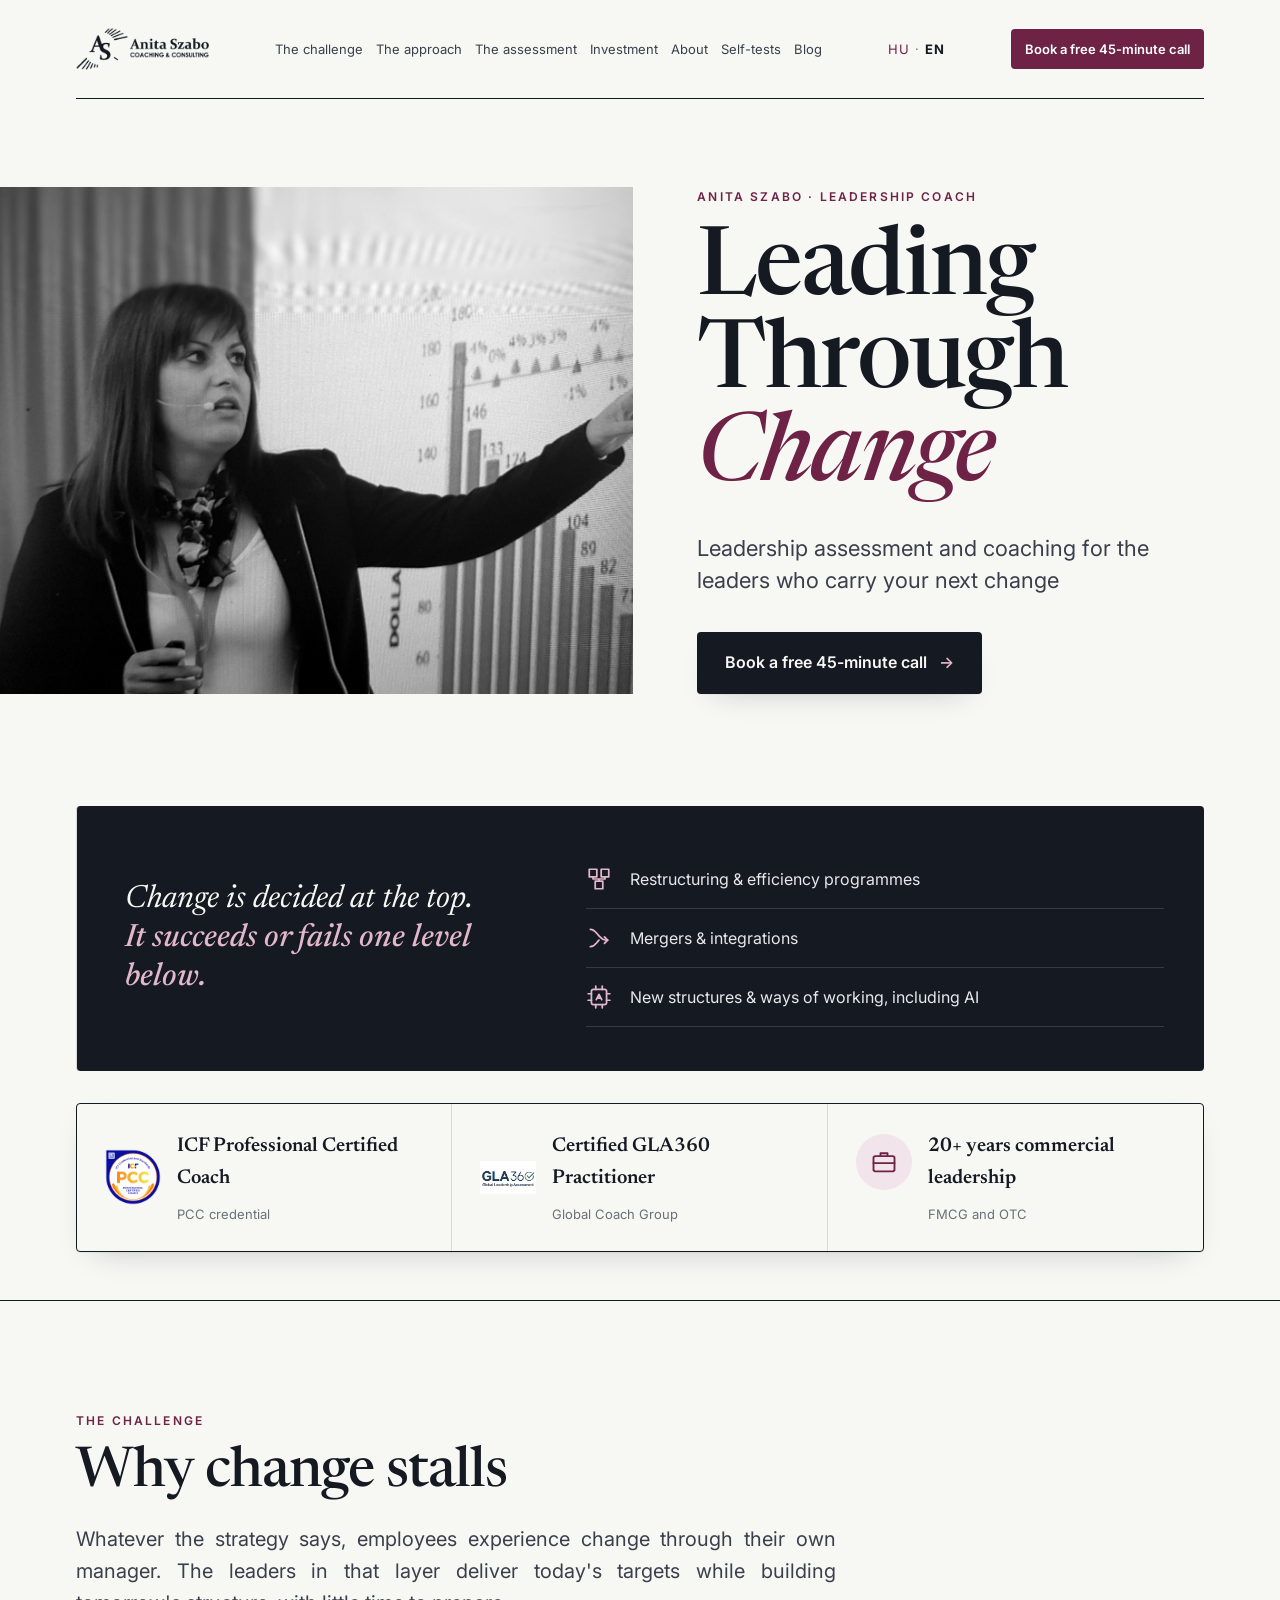
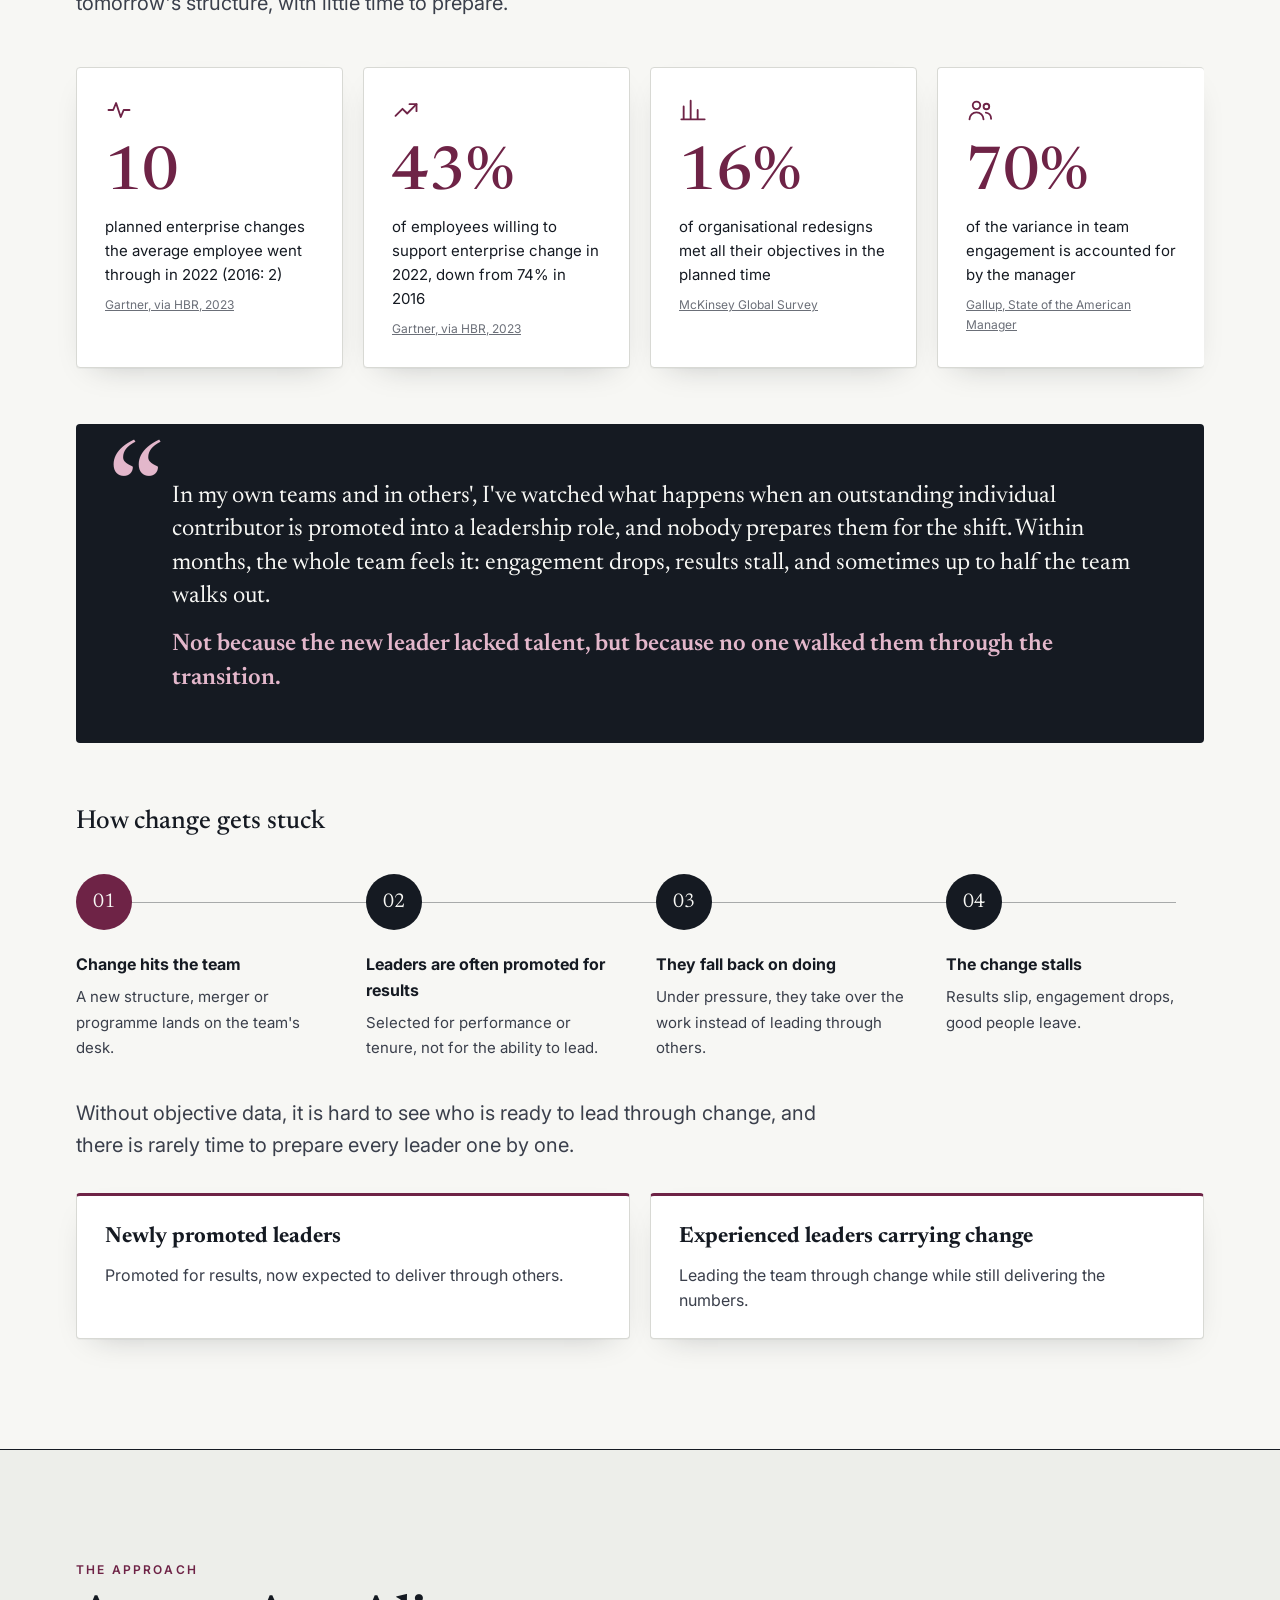
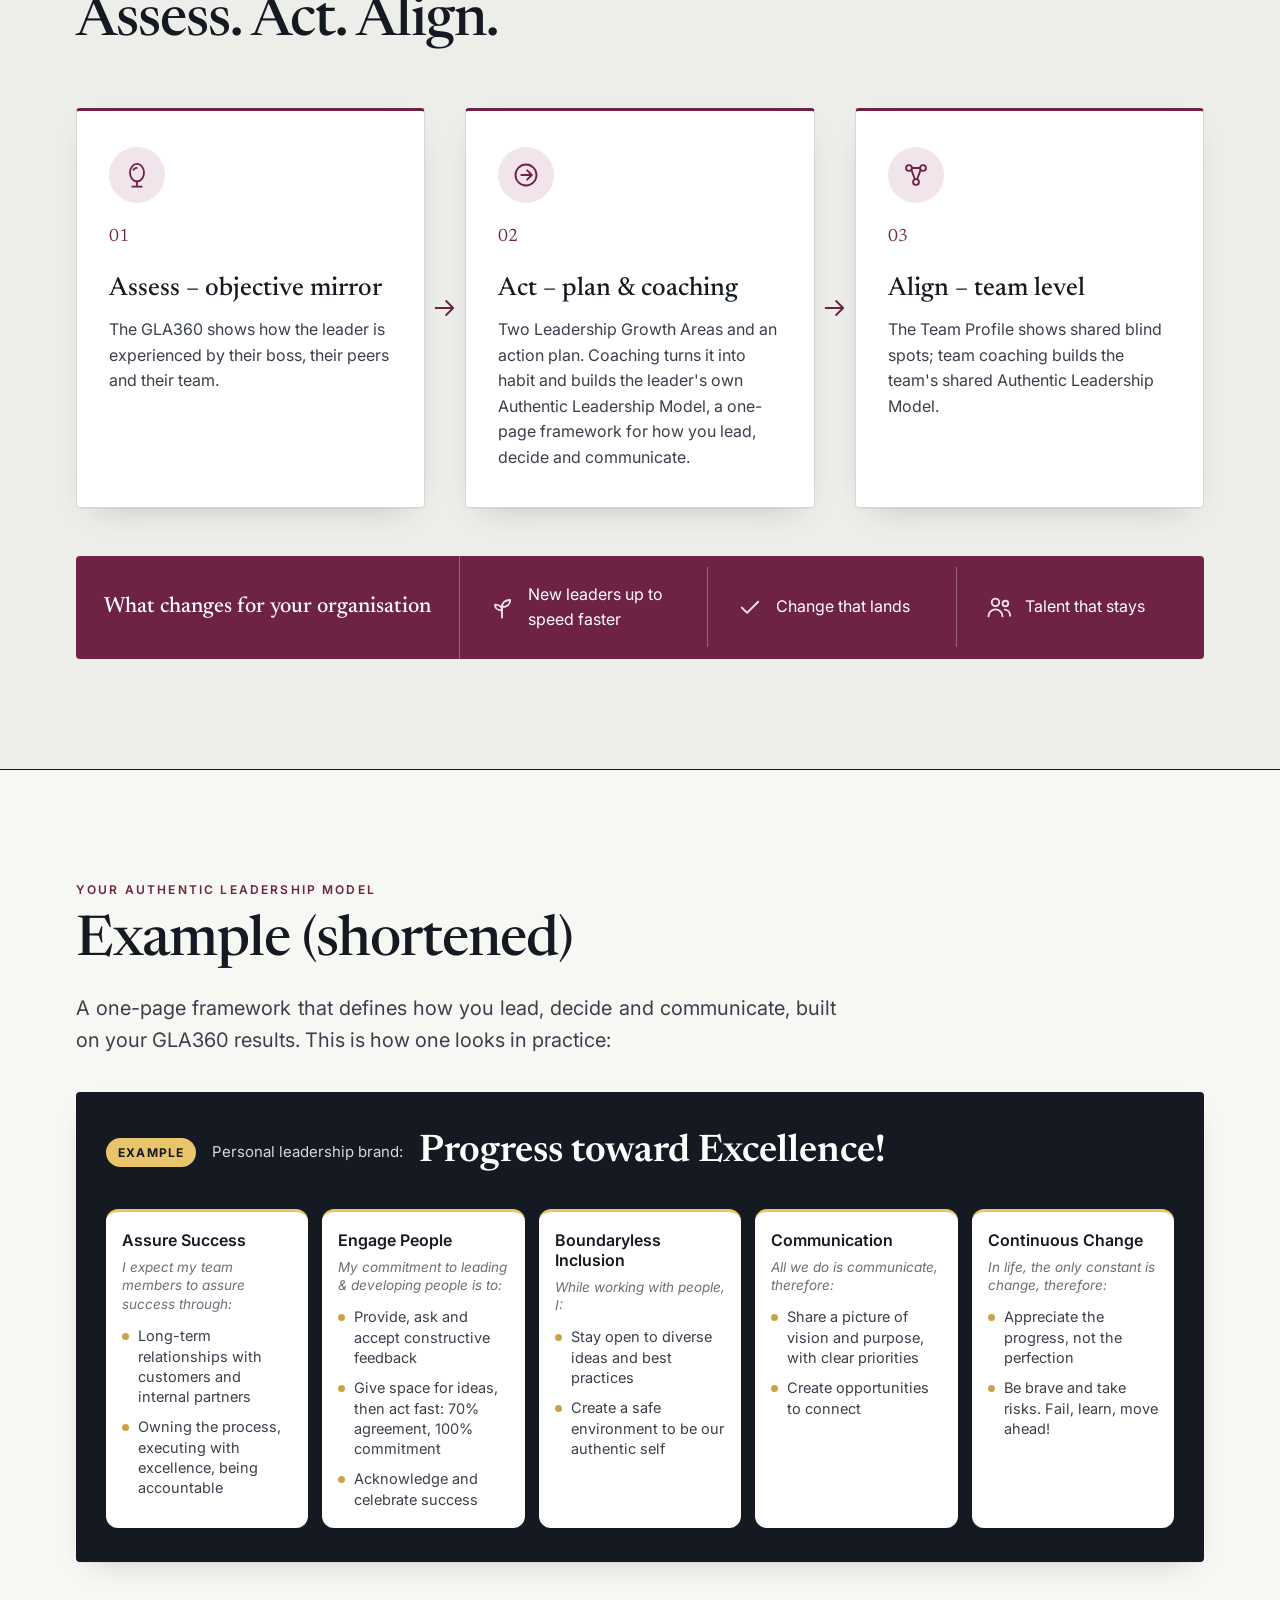
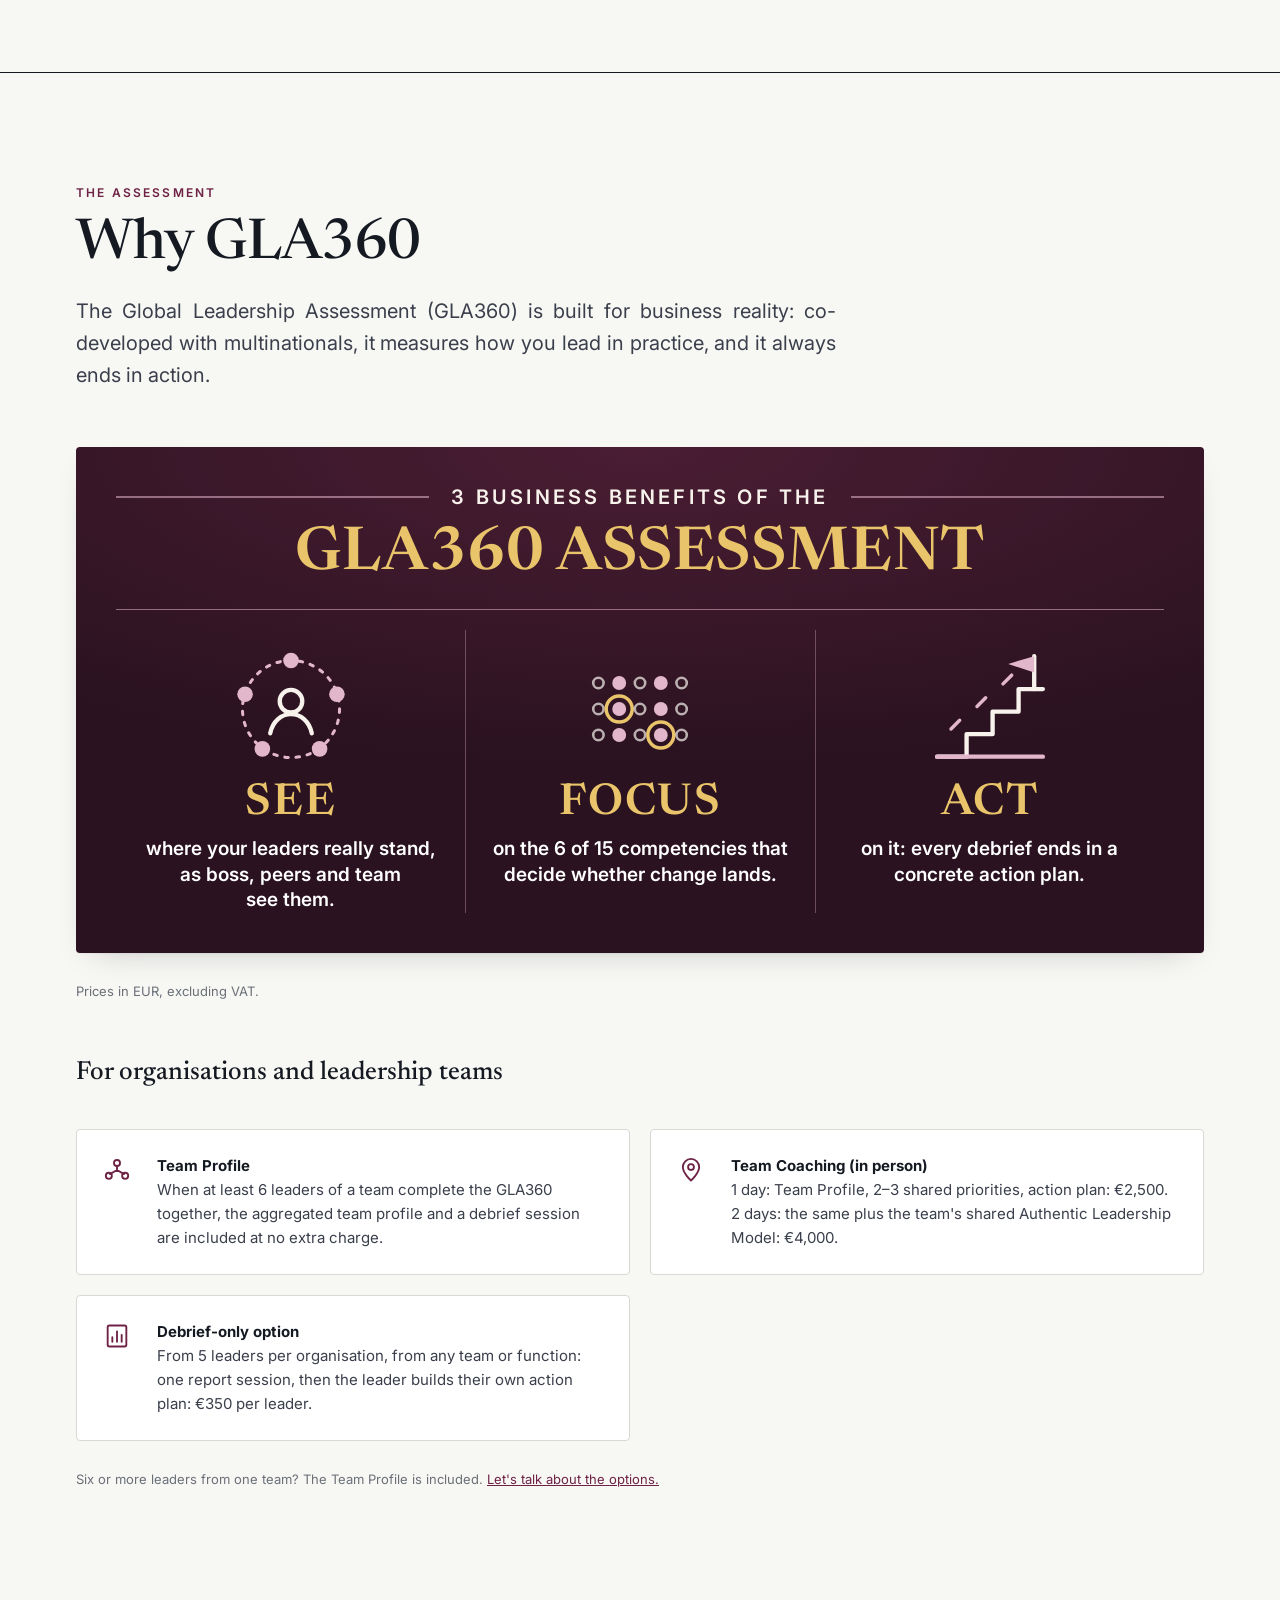
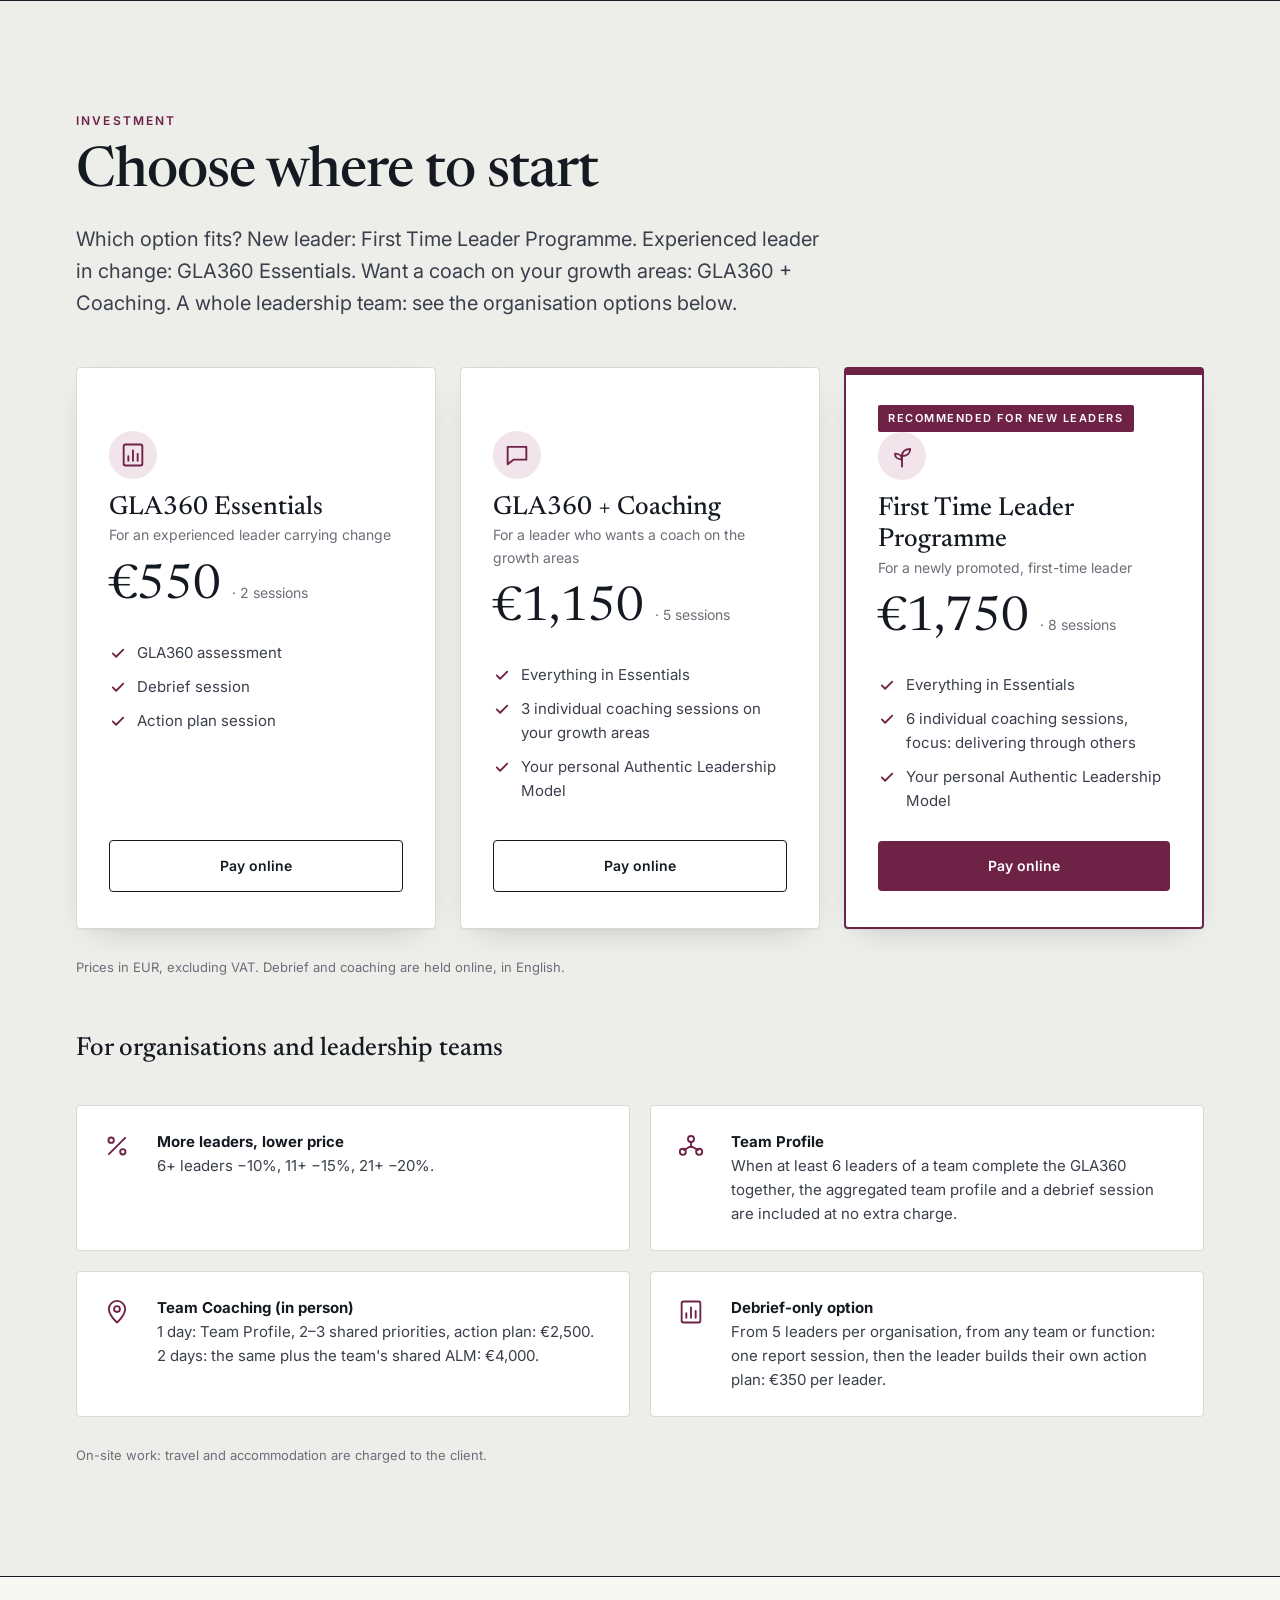
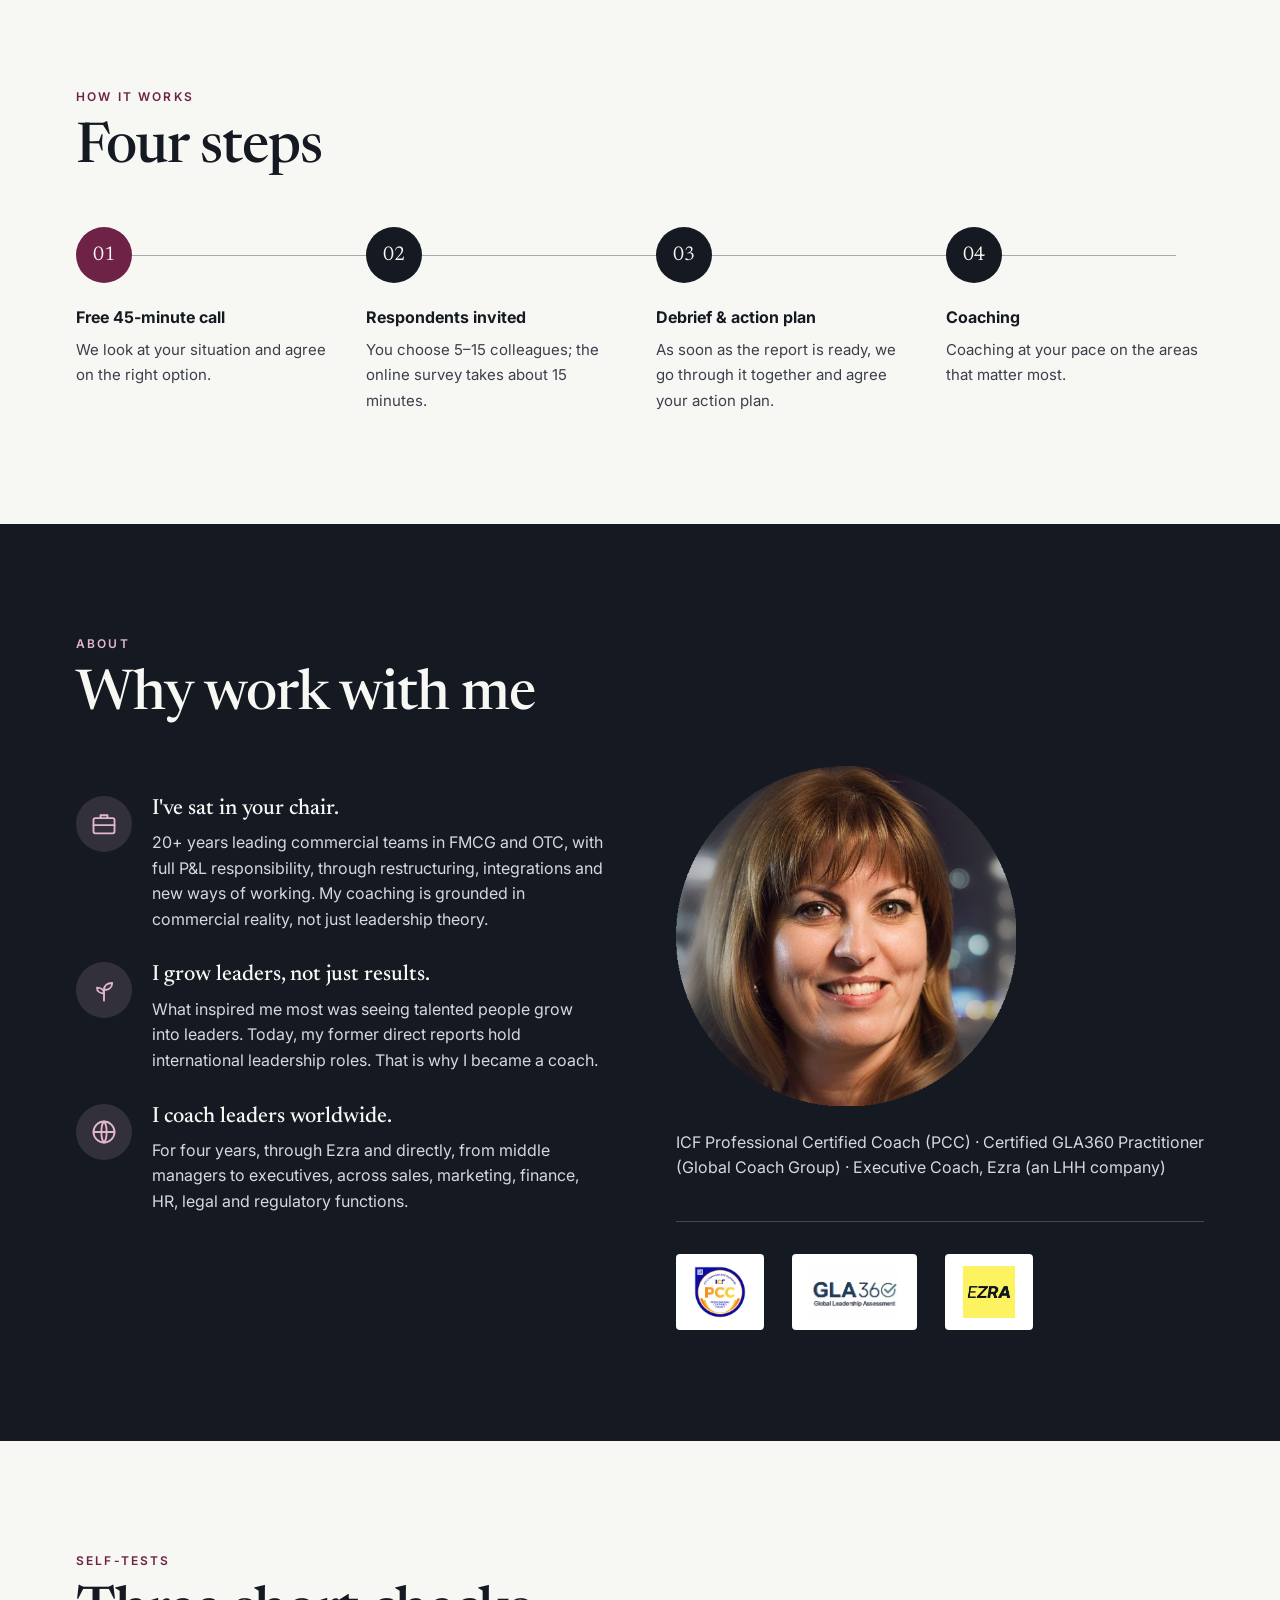
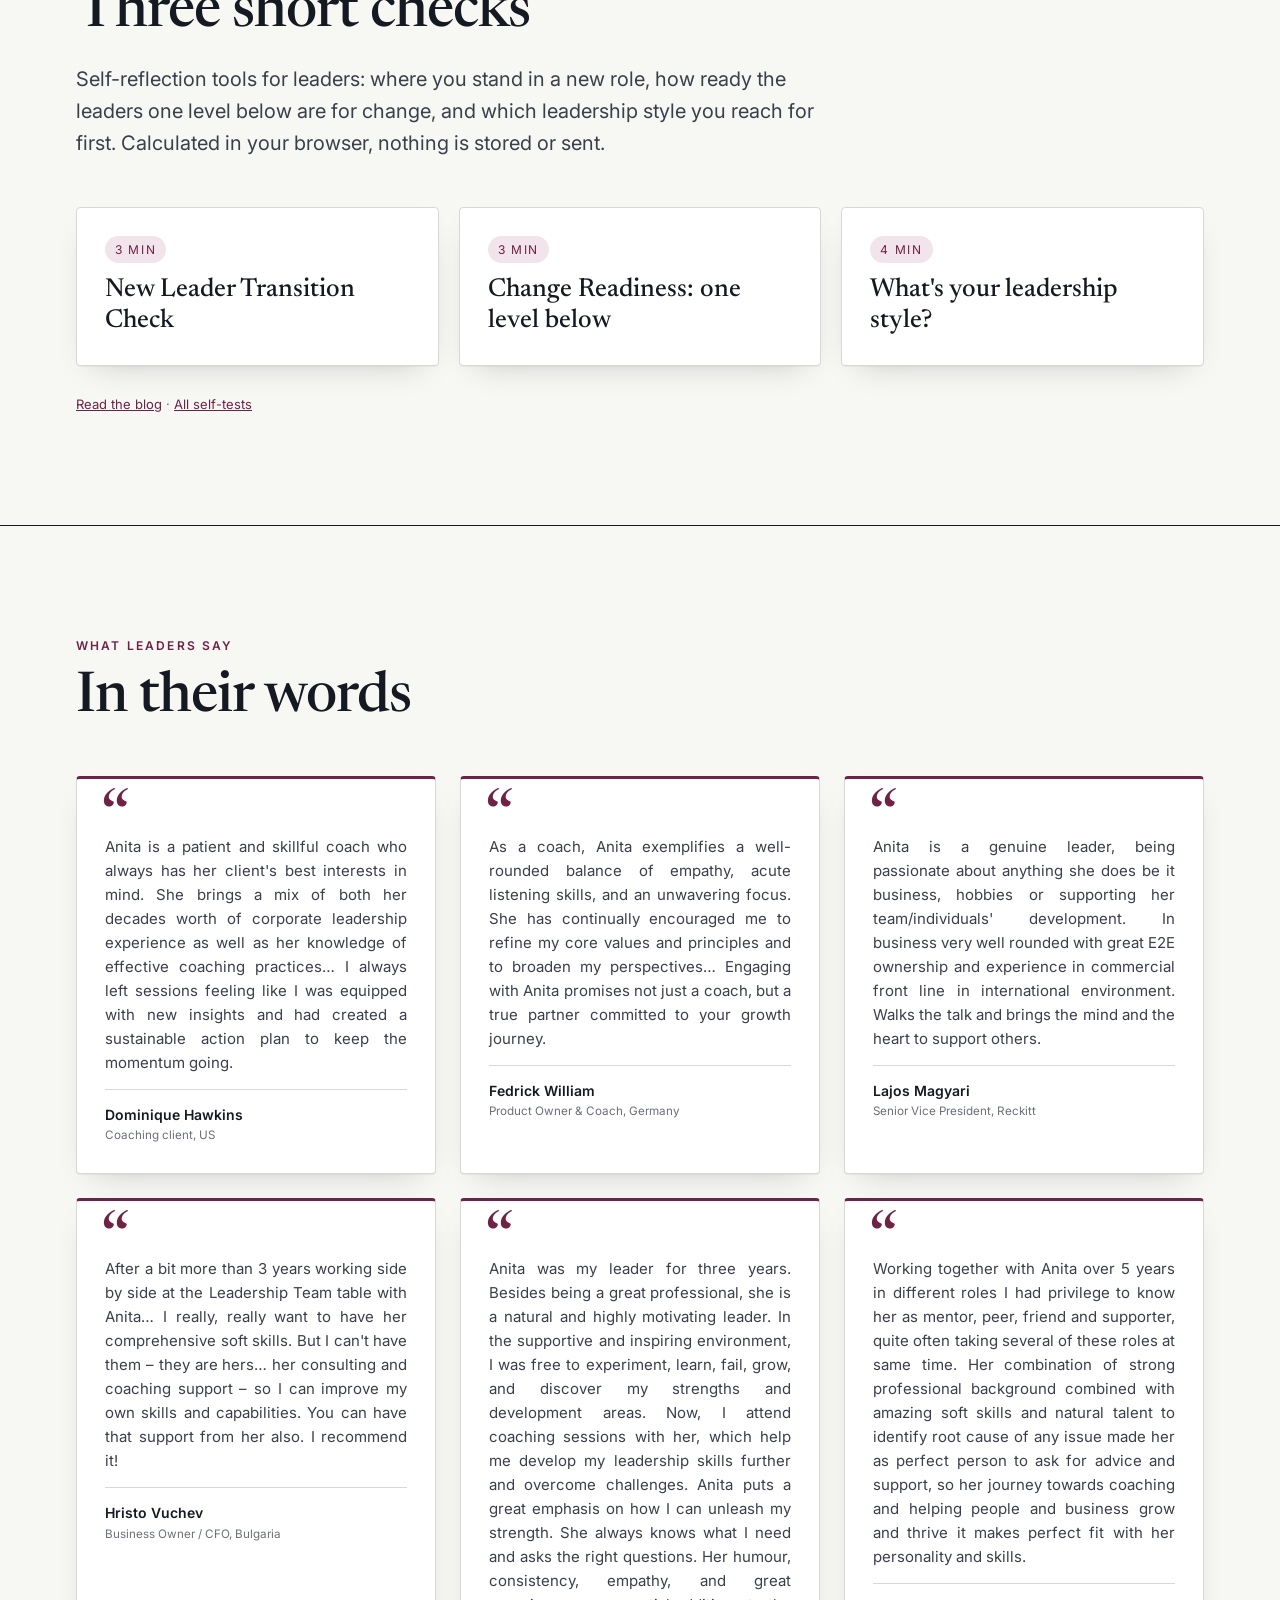
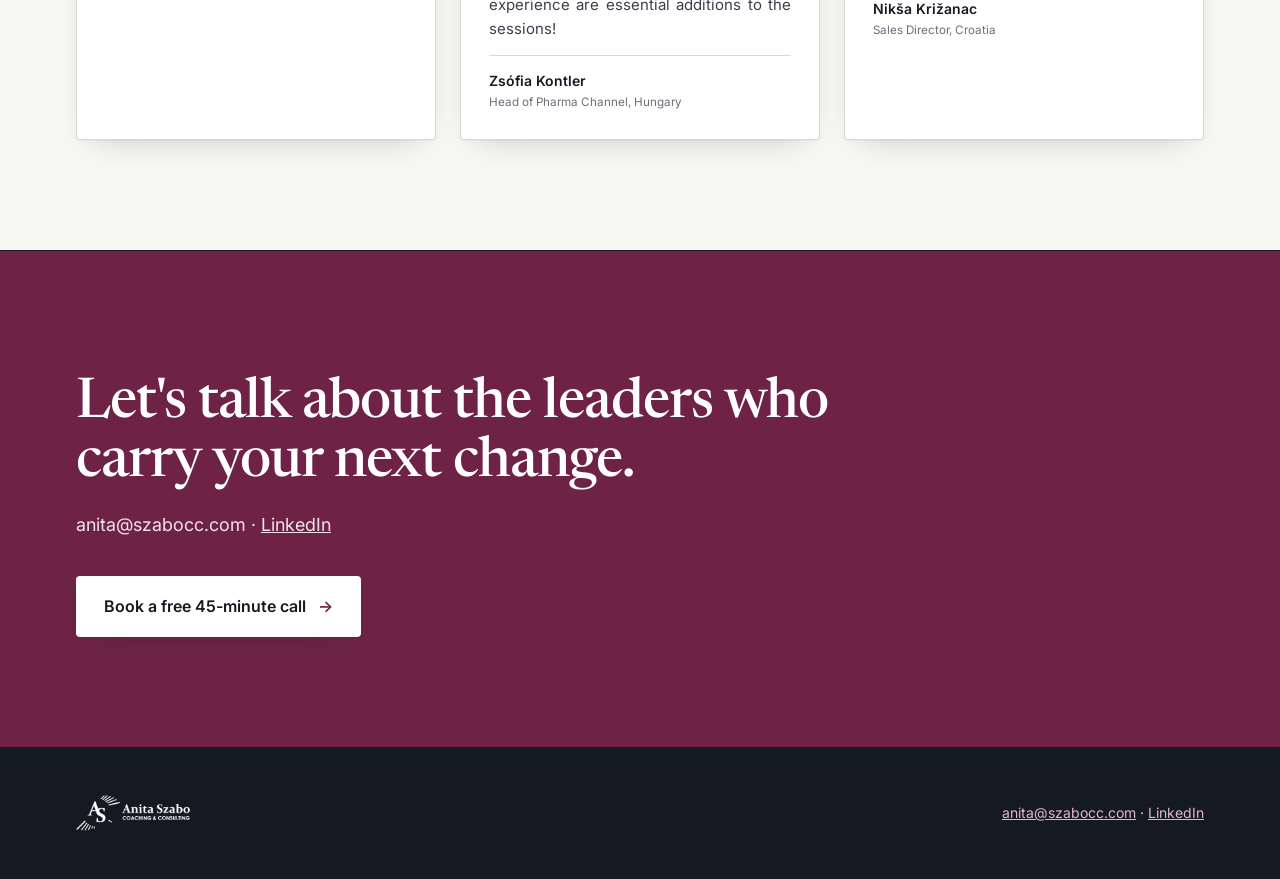
<file: index.html>
<!doctype html><html lang="en"><head><meta charset="utf-8"><meta name="viewport" content="width=device-width, initial-scale=1"><link rel="preconnect" href="https://fonts.googleapis.com"><link rel="preconnect" href="https://fonts.gstatic.com" crossorigin><link href="https://fonts.googleapis.com/css2?family=Newsreader:ital,opsz,wght@0,6..72,500;0,6..72,600;1,6..72,400;1,6..72,500&family=Inter:wght@400;500;600&display=swap" rel="stylesheet"><link rel="stylesheet" href="styles.css"><link rel="stylesheet" href="design-v2.css"><title>Leading Through Change · Anita Szabo – Leadership assessment and coaching</title><link rel="icon" href="favicon.ico" sizes="any"><link rel="icon" type="image/png" href="assets/favicon-512.png"><link rel="apple-touch-icon" href="assets/apple-touch-icon.png"><meta name="description" content="Leadership assessment and coaching for the leaders who carry your next change. GLA360, ICF PCC coach."><link rel="canonical" href="https://szabocc.com/"><link rel="alternate" hreflang="en" href="https://szabocc.com/"><link rel="alternate" hreflang="hu" href="https://szabocc.com/hu/"><link rel="alternate" hreflang="x-default" href="https://szabocc.com/"><meta property="og:type" content="website"><meta property="og:locale" content="en_US"><meta property="og:title" content="Leading Through Change · Anita Szabo – Leadership assessment and coaching"><meta property="og:description" content="Leadership assessment and coaching for the leaders who carry your next change. GLA360, ICF PCC coach."><meta property="og:url" content="https://szabocc.com/"><meta property="og:image" content="https://szabocc.com/assets/portre.png"><meta name="twitter:card" content="summary_large_image"><meta name="twitter:title" content="Leading Through Change · Anita Szabo – Leadership assessment and coaching"><meta name="twitter:description" content="Leadership assessment and coaching for the leaders who carry your next change. GLA360, ICF PCC coach."><meta name="twitter:image" content="https://szabocc.com/assets/portre.png"><script type="application/ld+json">
{
 "@context": "https://schema.org",
 "@graph": [
  {
   "@type": "Person",
   "@id": "https://szabocc.com/#anita",
   "name": "Anita Szabo",
   "url": "https://szabocc.com/",
   "jobTitle": "Leadership Coach (ICF PCC), Certified GLA360 Practitioner",
   "email": "mailto:anita@szabocc.com",
   "image": "https://szabocc.com/assets/portre.png",
   "sameAs": [
    "https://www.linkedin.com/in/szaboanita/"
   ],
   "address": {
    "@type": "PostalAddress",
    "addressLocality": "Málaga",
    "addressCountry": "ES"
   },
   "knowsAbout": [
    "Leadership assessment",
    "Executive coaching",
    "Change management",
    "GLA360",
    "Team coaching"
   ]
  },
  {
   "@type": "ProfessionalService",
   "@id": "https://szabocc.com/#service",
   "name": "Anita Szabo Coaching & Consulting",
   "url": "https://szabocc.com/",
   "description": "Leadership assessment and coaching for the leaders who carry your next change. GLA360, ICF PCC coach.",
   "founder": {
    "@id": "https://szabocc.com/#anita"
   },
   "areaServed": "Worldwide",
   "inLanguage": "en",
   "serviceType": [
    "Leadership assessment (GLA360)",
    "Executive coaching",
    "Team coaching"
   ],
   "address": {
    "@type": "PostalAddress",
    "addressLocality": "Málaga",
    "addressCountry": "ES"
   }
  },
  {
   "@type": "WebSite",
   "@id": "https://szabocc.com/#website",
   "url": "https://szabocc.com/",
   "name": "Anita Szabo – Leadership Through Change",
   "inLanguage": "en",
   "publisher": {
    "@id": "https://szabocc.com/#anita"
   }
  }
 ]
}
</script>
</head><body><svg xmlns="http://www.w3.org/2000/svg" style="display:none"><symbol id="i-restructure" viewBox="0 0 24 24"><rect x="3" y="3" width="7" height="7"/><rect x="14" y="3" width="7" height="7"/><rect x="8.5" y="14" width="7" height="7"/><path d="M6.5 10v2h11v-2M12 12v2"/></symbol><symbol id="i-merge" viewBox="0 0 24 24"><path d="M4 4c4 0 5 3 8 6s4 4 8 4"/><path d="M4 20c4 0 5-3 8-6"/><path d="M17 11l3 3-3 3"/></symbol><symbol id="i-ai" viewBox="0 0 24 24"><rect x="5" y="5" width="14" height="14" rx="2"/><path d="M9 2v3M15 2v3M9 19v3M15 19v3M2 9h3M2 15h3M19 9h3M19 15h3"/><path d="M9.5 14.5l2.5-5 2.5 5M10.3 13h3.4"/></symbol><symbol id="i-pulse" viewBox="0 0 24 24"><path d="M3 12h4l2.5-6 4 12 2.5-6H21"/></symbol><symbol id="i-drop" viewBox="0 0 24 24"><path d="M3 17l6-6 4 4 8-8"/><path d="M15 7h6v6"/></symbol><symbol id="i-chart" viewBox="0 0 24 24"><path d="M4 20V9M10 20V4M16 20v-8M22 20H2"/></symbol><symbol id="i-people" viewBox="0 0 24 24"><circle cx="9" cy="8" r="3.2"/><path d="M3 20c0-3.4 2.7-6 6-6s6 2.6 6 6"/><circle cx="17.5" cy="9" r="2.4"/><path d="M17 14.2c2.5.2 4.5 2.2 4.5 5.3"/></symbol><symbol id="i-hand" viewBox="0 0 24 24"><path d="M6 12V7a1.5 1.5 0 013 0v4M9 11V5.5a1.5 1.5 0 013 0V11M12 10V6a1.5 1.5 0 013 0v5M15 11V8.5a1.5 1.5 0 013 0V14c0 4-2.5 7-6.5 7S6 18 5 15l-1.5-3a1.4 1.4 0 012.5-1.2"/></symbol><symbol id="i-mirror" viewBox="0 0 24 24"><ellipse cx="12" cy="10" rx="6" ry="7.5"/><path d="M12 17.5V22M8 22h8"/><path d="M9 7.5c.6-1 1.6-1.6 2.8-1.6"/></symbol><symbol id="i-act" viewBox="0 0 24 24"><circle cx="12" cy="12" r="9"/><path d="M8 12h8M13 8l4 4-4 4"/></symbol><symbol id="i-align" viewBox="0 0 24 24"><circle cx="6" cy="6" r="2.5"/><circle cx="18" cy="6" r="2.5"/><circle cx="12" cy="18" r="2.5"/><path d="M8 7.5l3 8M16 7.5l-3 8M8.5 6h7"/></symbol><symbol id="i-arrow" viewBox="0 0 24 24"><path d="M4 12h15M13 6l6 6-6 6"/></symbol><symbol id="i-see" viewBox="0 0 24 24"><path d="M2 12s3.6-7 10-7 10 7 10 7-3.6 7-10 7S2 12 2 12z"/><circle cx="12" cy="12" r="3"/></symbol><symbol id="i-focus" viewBox="0 0 24 24"><circle cx="12" cy="12" r="9"/><circle cx="12" cy="12" r="5"/><circle cx="12" cy="12" r="1.2"/></symbol><symbol id="i-clock" viewBox="0 0 24 24"><circle cx="12" cy="12" r="9"/><path d="M12 7v5l3.5 2"/></symbol><symbol id="i-doc" viewBox="0 0 24 24"><path d="M6 3h8l4 4v14H6z"/><path d="M14 3v4h4M9 12h6M9 16h6"/></symbol><symbol id="i-globe" viewBox="0 0 24 24"><circle cx="12" cy="12" r="9"/><path d="M3 12h18M12 3c3 3 3 15 0 18M12 3c-3 3-3 15 0 18"/></symbol><symbol id="i-check" viewBox="0 0 24 24"><path d="M5 12.5l4.5 4.5L19 7.5"/></symbol><symbol id="i-user" viewBox="0 0 24 24"><circle cx="12" cy="8" r="3.5"/><path d="M5 20c0-3.8 3.1-6.5 7-6.5s7 2.7 7 6.5"/></symbol><symbol id="i-seed" viewBox="0 0 24 24"><path d="M12 21v-9"/><path d="M12 12c0-4 3-6 7-6 0 4-3 6-7 6z"/><path d="M12 15c0-3-2.5-5-6-5 0 3 2.5 5 6 5z"/></symbol><symbol id="i-chat" viewBox="0 0 24 24"><path d="M4 5h16v11H9l-5 4z"/></symbol><symbol id="i-discount" viewBox="0 0 24 24"><path d="M5 19L19 5"/><circle cx="7" cy="7" r="2.3"/><circle cx="17" cy="17" r="2.3"/></symbol><symbol id="i-team" viewBox="0 0 24 24"><circle cx="12" cy="6" r="2.6"/><circle cx="5" cy="17" r="2.6"/><circle cx="19" cy="17" r="2.6"/><path d="M12 9v3M12 12l-6 3.5M12 12l6 3.5"/></symbol><symbol id="i-pin" viewBox="0 0 24 24"><path d="M12 21s7-6.2 7-11.5A7 7 0 005 9.5C5 14.8 12 21 12 21z"/><circle cx="12" cy="9.5" r="2.5"/></symbol><symbol id="i-report" viewBox="0 0 24 24"><rect x="4" y="3" width="16" height="18" rx="1.5"/><path d="M8 17v-4M12 17V8M16 17v-6"/></symbol><symbol id="i-calendar" viewBox="0 0 24 24"><rect x="3.5" y="5" width="17" height="15" rx="1.5"/><path d="M3.5 10h17M8 3v4M16 3v4"/></symbol><symbol id="i-briefcase" viewBox="0 0 24 24"><rect x="3" y="7" width="18" height="13" rx="1.5"/><path d="M9 7V4.5h6V7M3 13h18"/></symbol><symbol id="i-leaf" viewBox="0 0 24 24"><path d="M5 19c0-8 5-14 15-14 0 9-5 15-13 14"/><path d="M5 19c3-5 6-8 10-10"/></symbol></svg>

<div class="wrap"><nav class="top"><a href="index.html"><img src="assets/as-logo-ink.png" alt="Anita Szabo – Coaching &amp; Consulting"></a><ul><li><a href="index.html#challenge">The challenge</a></li><li><a href="index.html#approach">The approach</a></li><li><a href="index.html#assessment">The assessment</a></li><li><a href="index.html#investment">Investment</a></li><li><a href="index.html#about">About</a></li><li><a href="selftests.html">Self-tests</a></li><li><a href="blog.html">Blog</a></li></ul><span class="lang"><a href="hu/index.html" hreflang="hu" lang="hu">HU</a> · <b>EN</b></span><a class="nav-cta" href="https://calendly.com/szaboanitacc/discoverycall">Book a free 45-minute call</a></nav>
<div class="hero-grid"><figure class="hero-photo"><img src="assets/hero-anita-bw.jpg" alt="Anita Szabo presenting commercial results" width="1600" height="1118"></figure><div class="hero-text"><p class="kicker">Anita Szabo · Leadership Coach</p><h1>Leading Through <span class="soft">Change</span></h1><p class="sub">Leadership assessment and coaching for the leaders who carry your next change</p><a class="cta" href="https://calendly.com/szaboanitacc/discoverycall">Book a free 45-minute call <span aria-hidden="true">→</span></a></div>
</div>
<aside class="h hero-panel hero-strip"><p class="quote">Change is decided at the top. <em>It succeeds or fails one level below.</em></p><ol class="sits"><li><svg class="ic" aria-hidden="true"><use href="#i-restructure"/></svg>Restructuring &amp; efficiency programmes</li><li><svg class="ic" aria-hidden="true"><use href="#i-merge"/></svg>Mergers &amp; integrations</li><li><svg class="ic" aria-hidden="true"><use href="#i-ai"/></svg>New structures &amp; ways of working, including AI</li></ol></aside><div class="creds"><div><img src="assets/logos/icf-pcc.png" alt="ICF PCC"><b>ICF Professional Certified Coach</b><small>PCC credential</small></div><div><img src="assets/logos/gla360.png" alt="GLA360"><b>Certified GLA360 Practitioner</b><small>Global Coach Group</small></div><div><span class="chip "><svg class="ic" aria-hidden="true"><use href="#i-briefcase"/></svg></span><b>20+ years commercial leadership</b><small>FMCG and OTC</small></div></div></div>
<div style="height:48px"></div>

<section class="s" id="challenge"><div class="wrap"><p class="kicker">The challenge</p><h2>Why change stalls</h2>
<p class="lead just">Whatever the strategy says, employees experience change through their own manager. The leaders in that layer deliver today's targets while building tomorrow's structure, with little time to prepare.</p>
<div class="stats">
<div><svg class="ic" aria-hidden="true"><use href="#i-pulse"/></svg><b>10</b><p>planned enterprise changes the average employee went through in 2022 (2016: 2)</p><small><a href="https://hbr.org/2023/05/employees-are-losing-patience-with-change-initiatives">Gartner, via HBR, 2023</a></small></div>
<div><svg class="ic" aria-hidden="true"><use href="#i-drop"/></svg><b>43%</b><p>of employees willing to support enterprise change in 2022, down from 74% in 2016</p><small><a href="https://hbr.org/2023/05/employees-are-losing-patience-with-change-initiatives">Gartner, via HBR, 2023</a></small></div>
<div><svg class="ic" aria-hidden="true"><use href="#i-chart"/></svg><b>16%</b><p>of organisational redesigns met all their objectives in the planned time</p><small><a href="https://www.mckinsey.com/~/media/McKinsey/Business%20Functions/Organization/Our%20Insights/Taking%20organizational%20redesigns%20from%20plan%20to%20practice%20McKinsey%20Global%20Survey%20results/Taking%20organizational%20redesigns%20from%20plan%20to%20practice%20McKinsey%20Global%20Survey%20results.pdf">McKinsey Global Survey</a></small></div>
<div><svg class="ic" aria-hidden="true"><use href="#i-people"/></svg><b>70%</b><p>of the variance in team engagement is accounted for by the manager</p><small><a href="https://news.gallup.com/businessjournal/182792/managers-account-variance-employee-engagement.aspx">Gallup, State of the American Manager</a></small></div></div>
<blockquote class="fh">In my own teams and in others', I've watched what happens when an outstanding individual contributor is promoted into a leadership role, and nobody prepares them for the shift. Within months, the whole team feels it: engagement drops, results stall, and sometimes up to half the team walks out.<b>Not because the new leader lacked talent, but because no one walked them through the transition.</b></blockquote>
<div class="stuck"><h3>How change gets stuck</h3>
<ol class="steps"><li><b>Change hits the team</b><span>A new structure, merger or programme lands on the team's desk.</span></li><li><b>Leaders are often promoted for results</b><span>Selected for performance or tenure, not for the ability to lead.</span></li><li><b>They fall back on doing</b><span>Under pressure, they take over the work instead of leading through others.</span></li><li><b>The change stalls</b><span>Results slip, engagement drops, good people leave.</span></li></ol>
<p class="lead">Without objective data, it is hard to see who is ready to lead through change, and there is rarely time to prepare every leader one by one.</p>
<div class="audiences"><div><b>Newly promoted leaders</b><span>Promoted for results, now expected to deliver through others.</span></div><div><b>Experienced leaders carrying change</b><span>Leading the team through change while still delivering the numbers.</span></div></div></div>
</div></section>

<section class="s alt" id="approach"><div class="wrap"><p class="kicker">The approach</p><h2>Assess. Act. Align.</h2>
<div class="flow"><div class="card"><span class="chip "><svg class="ic" aria-hidden="true"><use href="#i-mirror"/></svg></span><span class="n" style="margin-top:20px">01</span><h3>Assess – objective mirror</h3><p>The GLA360 shows how the leader is experienced by their boss, their peers and their team.</p></div><div class="arr"><svg class="ic" aria-hidden="true"><use href="#i-arrow"/></svg></div>
<div class="card"><span class="chip "><svg class="ic" aria-hidden="true"><use href="#i-act"/></svg></span><span class="n" style="margin-top:20px">02</span><h3>Act – plan &amp; coaching</h3><p>Two Leadership Growth Areas and an action plan. Coaching turns it into habit and builds the leader's own Authentic Leadership Model, a one-page framework for how you lead, decide and communicate.</p></div><div class="arr"><svg class="ic" aria-hidden="true"><use href="#i-arrow"/></svg></div>
<div class="card"><span class="chip "><svg class="ic" aria-hidden="true"><use href="#i-align"/></svg></span><span class="n" style="margin-top:20px">03</span><h3>Align – team level</h3><p>The Team Profile shows shared blind spots; team coaching builds the team's shared Authentic Leadership Model.</p></div></div>
<div class="outcome"><b>What changes for your organisation</b><span><svg class="ic" aria-hidden="true"><use href="#i-seed"/></svg>New leaders up to speed faster</span><span><svg class="ic" aria-hidden="true"><use href="#i-check"/></svg>Change that lands</span><span><svg class="ic" aria-hidden="true"><use href="#i-people"/></svg>Talent that stays</span></div></div></section>

<section class="s" id="alm"><div class="wrap"><p class="kicker">Your Authentic Leadership Model</p><h2>Example <span class="soft">(shortened)</span></h2>
<p class="lead just">A one-page framework that defines how you lead, decide and communicate, built on your GLA360 results. This is how one looks in practice:</p>
<div class="alm"><div class="alm-top"><span class="alm-tag">EXAMPLE</span><span class="alm-lbl">Personal leadership brand:</span><b>Progress toward Excellence!</b></div><div class="alm-cols"><div class="alm-col"><h4>Assure Success</h4><p class="alm-i">I expect my team members to assure success through:</p><ul><li>Long-term relationships with customers and internal partners</li><li>Owning the process, executing with excellence, being accountable</li></ul></div><div class="alm-col"><h4>Engage People</h4><p class="alm-i">My commitment to leading &amp; developing people is to:</p><ul><li>Provide, ask and accept constructive feedback</li><li>Give space for ideas, then act fast: 70% agreement, 100% commitment</li><li>Acknowledge and celebrate success</li></ul></div><div class="alm-col"><h4>Boundaryless Inclusion</h4><p class="alm-i">While working with people, I:</p><ul><li>Stay open to diverse ideas and best practices</li><li>Create a safe environment to be our authentic self</li></ul></div><div class="alm-col"><h4>Communication</h4><p class="alm-i">All we do is communicate, therefore:</p><ul><li>Share a picture of vision and purpose, with clear priorities</li><li>Create opportunities to connect</li></ul></div><div class="alm-col"><h4>Continuous Change</h4><p class="alm-i">In life, the only constant is change, therefore:</p><ul><li>Appreciate the progress, not the perfection</li><li>Be brave and take risks. Fail, learn, move ahead!</li></ul></div></div></div></div></section>

<section class="s" id="assessment"><div class="wrap"><p class="kicker">The assessment</p><h2>Why GLA360</h2>
<p class="lead just">The Global Leadership Assessment (GLA360) is built for business reality: co-developed with multinationals, it measures how you lead in practice, and it always ends in action.</p>
<figure class="gla-fig" aria-label="Three business benefits of the GLA360 assessment: see, focus, act"><div class="gf-head"><p class="gf-kick">3 BUSINESS BENEFITS OF THE</p><p class="gf-h">GLA360 ASSESSMENT</p></div><div class="gf-cols">
<div class="gf-col"><svg viewBox="0 0 150 150" aria-hidden="true"><circle class="c2" cx="75" cy="75" r="56" stroke-dasharray="4 9" stroke-width="3.5"/><circle class="c1" cx="75" cy="66" r="13"/><path class="c1" d="M51 103c3-14 13-22 24-22s21 8 24 22"/><g class="f2"><circle cx="75" cy="19" r="9"/><circle cx="128" cy="58" r="9"/><circle cx="108" cy="121" r="9"/><circle cx="42" cy="121" r="9"/><circle cx="22" cy="58" r="9"/></g></svg><p class="gf-v">SEE</p><p class="gf-t">where your leaders really stand, as&nbsp;boss, peers and team see&nbsp;them.</p></div>
<div class="gf-col"><svg viewBox="0 0 150 150" aria-hidden="true"><circle class="c1" cx="27" cy="45" r="6" stroke-width="3" opacity=".7"/><circle class="f2" cx="51" cy="45" r="8"/><circle class="c1" cx="75" cy="45" r="6" stroke-width="3" opacity=".7"/><circle class="f2" cx="99" cy="45" r="8"/><circle class="c1" cx="123" cy="45" r="6" stroke-width="3" opacity=".7"/><circle class="c1" cx="27" cy="75" r="6" stroke-width="3" opacity=".7"/><circle class="f2" cx="51" cy="75" r="8"/><circle cx="51" cy="75" r="15" stroke="#E9C46A" stroke-width="4"/><circle class="c1" cx="75" cy="75" r="6" stroke-width="3" opacity=".7"/><circle class="f2" cx="99" cy="75" r="8"/><circle class="c1" cx="123" cy="75" r="6" stroke-width="3" opacity=".7"/><circle class="c1" cx="27" cy="105" r="6" stroke-width="3" opacity=".7"/><circle class="f2" cx="51" cy="105" r="8"/><circle class="c1" cx="75" cy="105" r="6" stroke-width="3" opacity=".7"/><circle class="f2" cx="99" cy="105" r="8"/><circle cx="99" cy="105" r="15" stroke="#E9C46A" stroke-width="4"/><circle class="c1" cx="123" cy="105" r="6" stroke-width="3" opacity=".7"/></svg><p class="gf-v">FOCUS</p><p class="gf-t">on the 6 of 15 competencies that decide whether change&nbsp;lands.</p></div>
<div class="gf-col"><svg viewBox="0 0 150 150" aria-hidden="true"><path class="c1" d="M14 130h34v-26h30v-26h30v-26h28"/><path class="c2" d="M14 130h122"/><path class="c1" d="M126 52V14"/><path class="f2" d="M126 14l-1 0 0 0 h1 l-30 9 30 10z"/><g class="c2" stroke-width="4"><path d="M30 98l10-10"/><path d="M60 72l10-10"/><path d="M90 46l10-10"/></g></svg><p class="gf-v">ACT</p><p class="gf-t">on it: every debrief ends in a concrete action&nbsp;plan.</p></div>
</div></figure>
<p class="note">Prices in EUR, excluding VAT.</p>
<h3 style="margin-top:56px">For organisations and leadership teams</h3>
<div class="org"><div><svg class="ic" aria-hidden="true"><use href="#i-team"/></svg><b>Team Profile</b>When at least 6 leaders of a team complete the GLA360 together, the aggregated team profile and a debrief session are included at no extra charge.</div><div><svg class="ic" aria-hidden="true"><use href="#i-pin"/></svg><b>Team Coaching (in person)</b>1 day: Team Profile, 2–3 shared priorities, action plan: €2,500. 2 days: the same plus the team's shared Authentic Leadership Model: €4,000.</div><div><svg class="ic" aria-hidden="true"><use href="#i-report"/></svg><b>Debrief-only option</b>From 5 leaders per organisation, from any team or function: one report session, then the leader builds their own action plan: €350 per leader.</div></div>
<p class="note">Six or more leaders from one team? The Team Profile is included. <a href="https://calendly.com/szaboanitacc/discoverycall">Let's talk about the options.</a></p></div></section>
<section class="s alt" id="investment"><div class="wrap"><p class="kicker">Investment</p><h2>Choose where to start</h2>
<p class="lead">Which option fits? New leader: First Time Leader Programme. Experienced leader in change: GLA360 Essentials. Want a coach on your growth areas: GLA360 + Coaching. A whole leadership team: see the organisation options below.</p>
<div class="pkgs">
<div class="pkg"><p class="tag empty">&nbsp;</p><span class="chip "><svg class="ic" aria-hidden="true"><use href="#i-report"/></svg></span><h3>GLA360 Essentials</h3><p class="for">For an experienced leader carrying change</p><p class="price">€550 <small>· 2 sessions</small></p><ul><li>GLA360 assessment</li><li>Debrief session</li><li>Action plan session</li></ul><div class="btns"><a class="cta alt" href="https://buy.stripe.com/bJe3cu1Me1FEcvSamifUQ02">Pay online</a></div></div>
<div class="pkg"><p class="tag empty">&nbsp;</p><span class="chip "><svg class="ic" aria-hidden="true"><use href="#i-chat"/></svg></span><h3>GLA360 + Coaching</h3><p class="for">For a leader who wants a coach on the growth areas</p><p class="price">€1,150 <small>· 5 sessions</small></p><ul><li>Everything in Essentials</li><li>3 individual coaching sessions on your growth areas</li><li>Your personal Authentic Leadership Model</li></ul><div class="btns"><a class="cta alt" href="https://buy.stripe.com/28E3cu2QibgeeE0gKGfUQ03">Pay online</a></div></div>
<div class="pkg rec"><p class="tag">Recommended for new leaders</p><span class="chip "><svg class="ic" aria-hidden="true"><use href="#i-seed"/></svg></span><h3>First Time Leader Programme</h3><p class="for">For a newly promoted, first-time leader</p><p class="price">€1,750 <small>· 8 sessions</small></p><ul><li>Everything in Essentials</li><li>6 individual coaching sessions, focus: delivering through others</li><li>Your personal Authentic Leadership Model</li></ul><div class="btns"><a class="cta alt" href="https://buy.stripe.com/fZudR8gH8esq2VieCyfUQ04">Pay online</a></div></div></div>
<p class="note">Prices in EUR, excluding VAT. Debrief and coaching are held online, in English.</p>
<h3 style="margin-top:56px">For organisations and leadership teams</h3>
<div class="org"><div><svg class="ic" aria-hidden="true"><use href="#i-discount"/></svg><b>More leaders, lower price</b>6+ leaders −10%, 11+ −15%, 21+ −20%.</div><div><svg class="ic" aria-hidden="true"><use href="#i-team"/></svg><b>Team Profile</b>When at least 6 leaders of a team complete the GLA360 together, the aggregated team profile and a debrief session are included at no extra charge.</div><div><svg class="ic" aria-hidden="true"><use href="#i-pin"/></svg><b>Team Coaching (in person)</b>1 day: Team Profile, 2–3 shared priorities, action plan: €2,500. 2 days: the same plus the team's shared ALM: €4,000.</div><div><svg class="ic" aria-hidden="true"><use href="#i-report"/></svg><b>Debrief-only option</b>From 5 leaders per organisation, from any team or function: one report session, then the leader builds their own action plan: €350 per leader.</div></div>
<p class="note">On-site work: travel and accommodation are charged to the client.</p></div></section>

<section class="s" id="how"><div class="wrap"><p class="kicker">How it works</p><h2>Four steps</h2>
<ol class="steps"><li><b>Free 45-minute call</b><span>We look at your situation and agree on the right option.</span></li><li><b>Respondents invited</b><span>You choose 5–15 colleagues; the online survey takes about 15 minutes.</span></li><li><b>Debrief &amp; action plan</b><span>As soon as the report is ready, we go through it together and agree your action plan.</span></li><li><b>Coaching</b><span>Coaching at your pace on the areas that matter most.</span></li></ol></div></section>

<section class="s dark" id="about"><div class="wrap"><p class="kicker">About</p><h2>Why work with me</h2>
<div class="about"><div><div class="point"><span class="chip dark"><svg class="ic" aria-hidden="true"><use href="#i-briefcase"/></svg></span><div><h3>I've sat in your chair.</h3><p>20+ years leading commercial teams in FMCG and OTC, with full P&amp;L responsibility, through restructuring, integrations and new ways of working. My coaching is grounded in commercial reality, not just leadership theory.</p></div></div><div class="point"><span class="chip dark"><svg class="ic" aria-hidden="true"><use href="#i-seed"/></svg></span><div><h3>I grow leaders, not just results.</h3><p>What inspired me most was seeing talented people grow into leaders. Today, my former direct reports hold international leadership roles. That is why I became a coach.</p></div></div><div class="point"><span class="chip dark"><svg class="ic" aria-hidden="true"><use href="#i-globe"/></svg></span><div><h3>I coach leaders worldwide.</h3><p>For four years, through Ezra and directly, from middle managers to executives, across sales, marketing, finance, HR, legal and regulatory functions.</p></div></div></div>
<div class="just"><img class="portrait" src="assets/portre.png" alt="Anita Szabo, leadership coach"><p>ICF Professional Certified Coach (PCC) · Certified GLA360 Practitioner (Global Coach Group) · Executive Coach, Ezra (an LHH company)</p><div class="logos"><div class="lg"><img src="assets/logos/icf-pcc.png" alt="ICF PCC"></div><div class="lg"><img src="assets/logos/gla360.png" alt="GLA360 Practitioner"></div><div class="lg"><img src="assets/logos/ezra.png" alt="Ezra, an LHH company"></div></div></div></div></div></section>

<section class="s" id="selftests"><div class="wrap"><p class="kicker">Self-tests</p><h2>Three short checks</h2>
<p class="lead">Self-reflection tools for leaders: where you stand in a new role, how ready the leaders one level below are for change, and which leadership style you reach for first. Calculated in your browser, nothing is stored or sent.</p>
<div class="posts"><div class="post"><div><h3><a href="selftest-new-leader-transition-check.html">New Leader Transition Check</a></h3></div><span class="soon">3 min</span></div><div class="post"><div><h3><a href="selftest-change-readiness-one-level-below.html">Change Readiness: one level below</a></h3></div><span class="soon">3 min</span></div><div class="post"><div><h3><a href="selftest-whats-your-leadership-style.html">What's your leadership style?</a></h3></div><span class="soon">4 min</span></div></div>
<p class="note"><a href="blog.html">Read the blog</a> · <a href="selftests.html">All self-tests</a></p></div></section>

<section class="s" id="voices"><div class="wrap"><p class="kicker">What leaders say</p><h2>In their words</h2><div class="tests">
<blockquote>Anita is a patient and skillful coach who always has her client's best interests in mind. She brings a mix of both her decades worth of corporate leadership experience as well as her knowledge of effective coaching practices… I always left sessions feeling like I was equipped with new insights and had created a sustainable action plan to keep the momentum going.<cite>Dominique Hawkins<small>Coaching client, US</small></cite></blockquote>
<blockquote>As a coach, Anita exemplifies a well-rounded balance of empathy, acute listening skills, and an unwavering focus. She has continually encouraged me to refine my core values and principles and to broaden my perspectives… Engaging with Anita promises not just a coach, but a true partner committed to your growth journey.<cite>Fedrick William<small>Product Owner &amp; Coach, Germany</small></cite></blockquote>
<blockquote>Anita is a genuine leader, being passionate about anything she does be it business, hobbies or supporting her team/individuals' development. In business very well rounded with great E2E ownership and experience in commercial front line in international environment. Walks the talk and brings the mind and the heart to support others.<cite>Lajos Magyari<small>Senior Vice President, Reckitt</small></cite></blockquote>
<blockquote>After a bit more than 3 years working side by side at the Leadership Team table with Anita… I really, really want to have her comprehensive soft skills. But I can't have them – they are hers… her consulting and coaching support – so I can improve my own skills and capabilities. You can have that support from her also. I recommend it!<cite>Hristo Vuchev<small>Business Owner / CFO, Bulgaria</small></cite></blockquote>
<blockquote>Anita was my leader for three years. Besides being a great professional, she is a natural and highly motivating leader. In the supportive and inspiring environment, I was free to experiment, learn, fail, grow, and discover my strengths and development areas. Now, I attend coaching sessions with her, which help me develop my leadership skills further and overcome challenges. Anita puts a great emphasis on how I can unleash my strength. She always knows what I need and asks the right questions. Her humour, consistency, empathy, and great experience are essential additions to the sessions!<cite>Zsófia Kontler<small>Head of Pharma Channel, Hungary</small></cite></blockquote>
<blockquote>Working together with Anita over 5 years in different roles I had privilege to know her as mentor, peer, friend and supporter, quite often taking several of these roles at same time. Her combination of strong professional background combined with amazing soft skills and natural talent to identify root cause of any issue made her as perfect person to ask for advice and support, so her journey towards coaching and helping people and business grow and thrive it makes perfect fit with her personality and skills.<cite>Nikša Križanac<small>Sales Director, Croatia</small></cite></blockquote>
</div></div></section>

<section class="s alt final"><div class="wrap"><h2>Let's talk about the leaders who carry your next change.</h2><p>anita@szabocc.com · <a href="https://www.linkedin.com/in/szaboanita/">LinkedIn</a></p><a class="cta" href="https://calendly.com/szaboanitacc/discoverycall">Book a free 45-minute call <span aria-hidden="true">→</span></a></div></section>
<footer><div class="wrap"><img src="assets/as-logo-white.png" alt="Anita Szabo"><div><a href="mailto:anita@szabocc.com">anita@szabocc.com</a> · <a href="https://www.linkedin.com/in/szaboanita/">LinkedIn</a></div></div></footer></body></html>
</file>
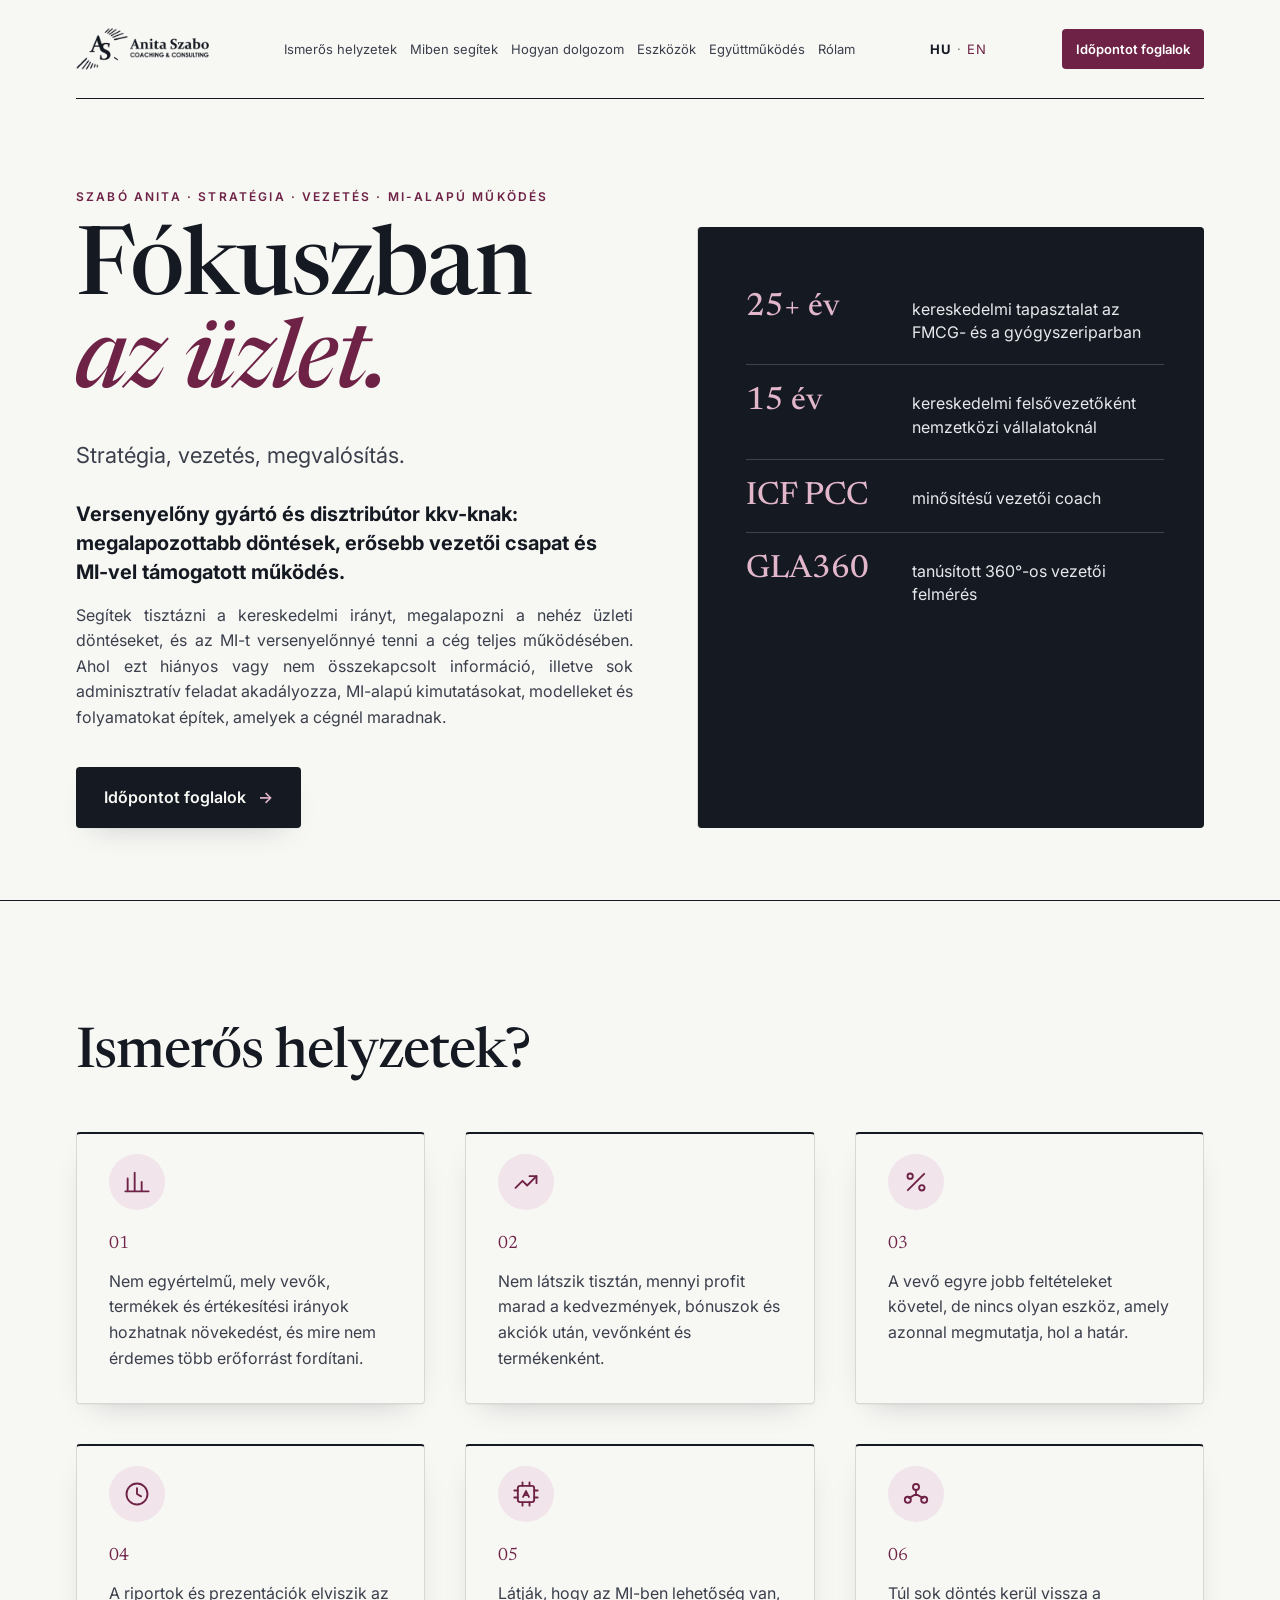
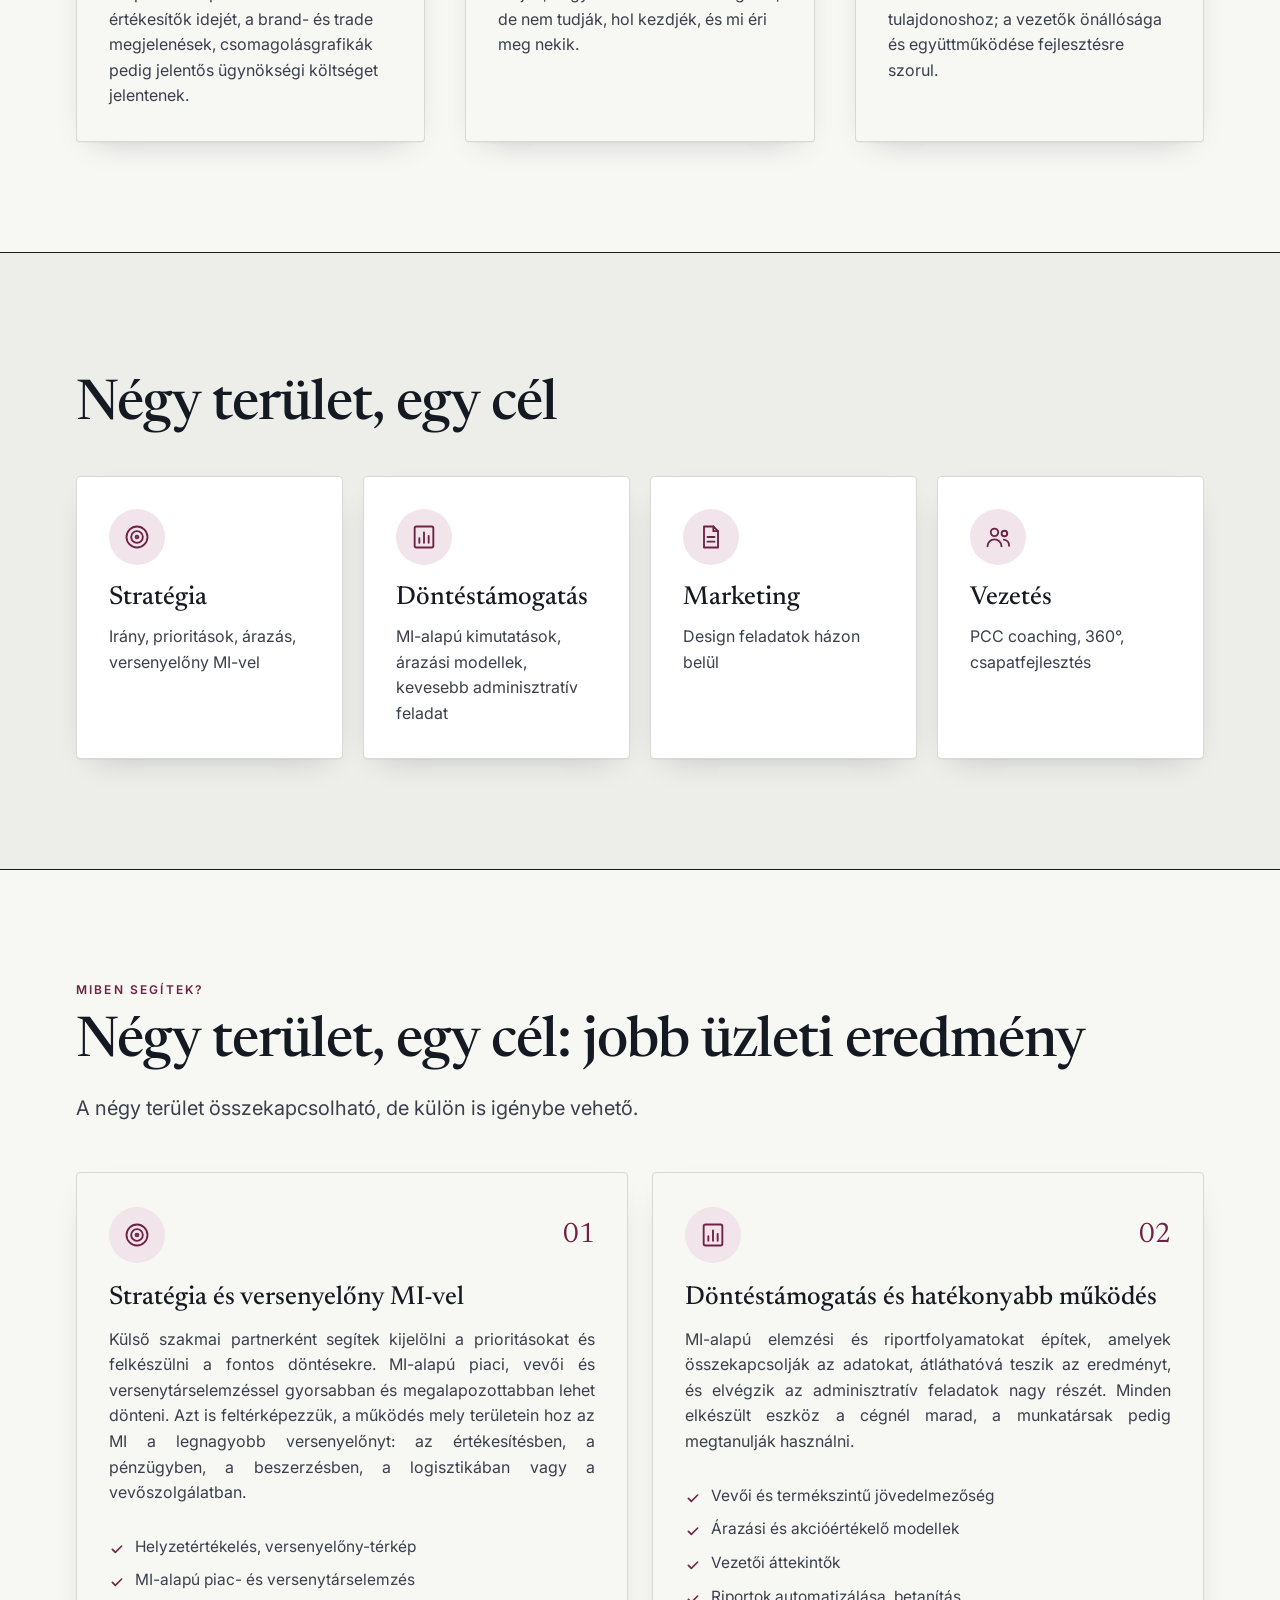
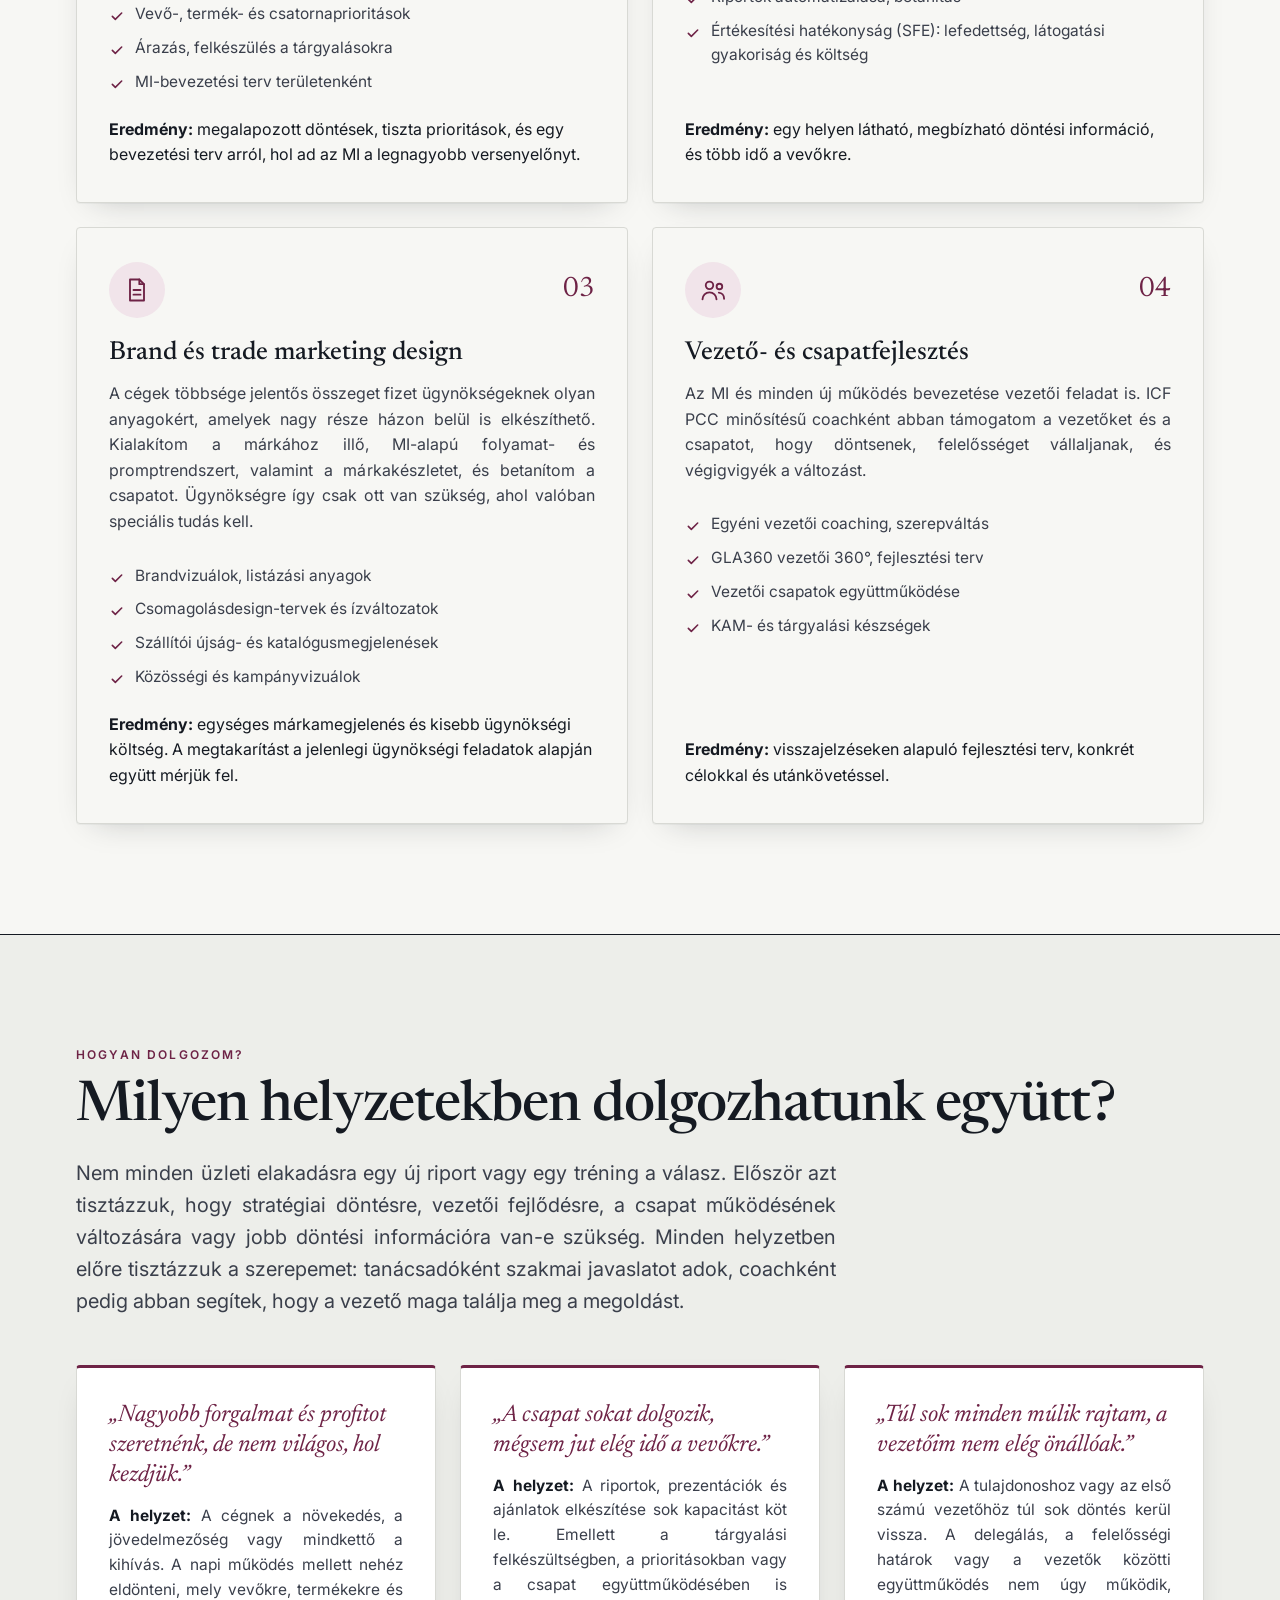
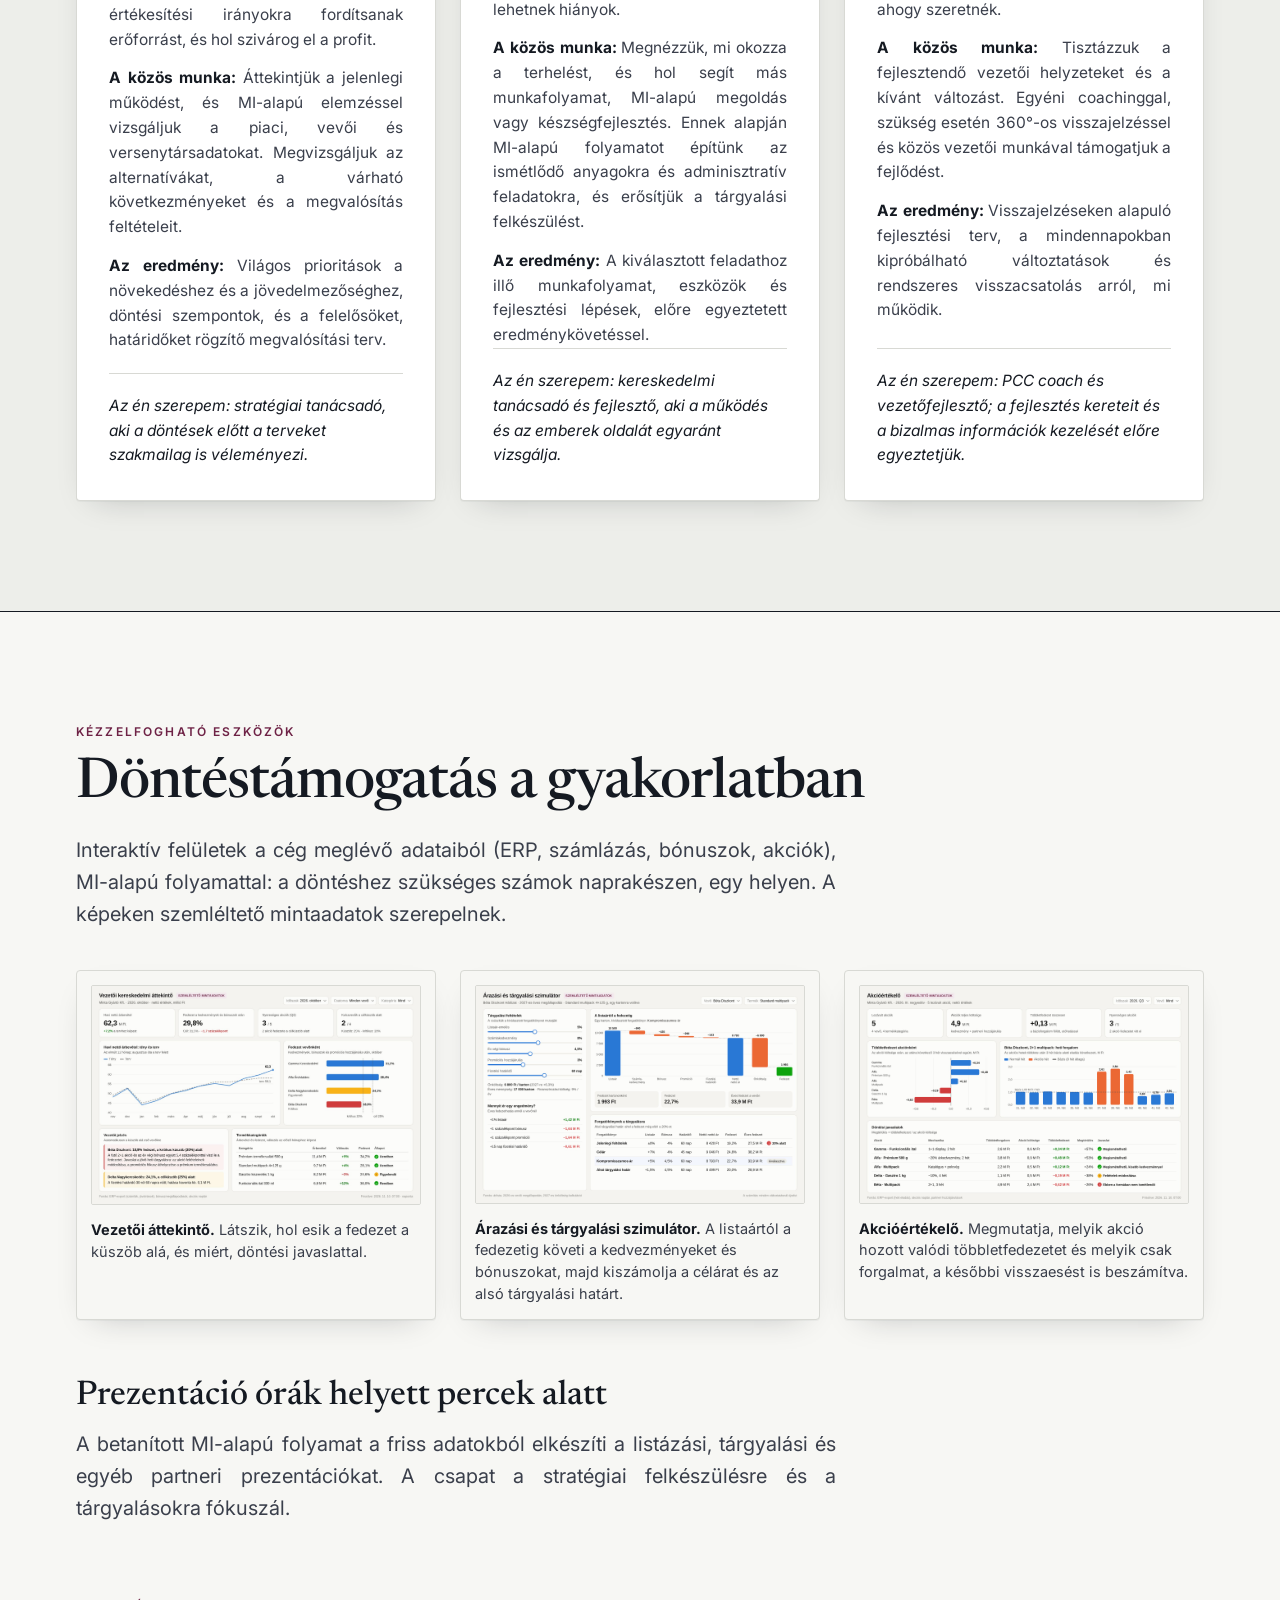
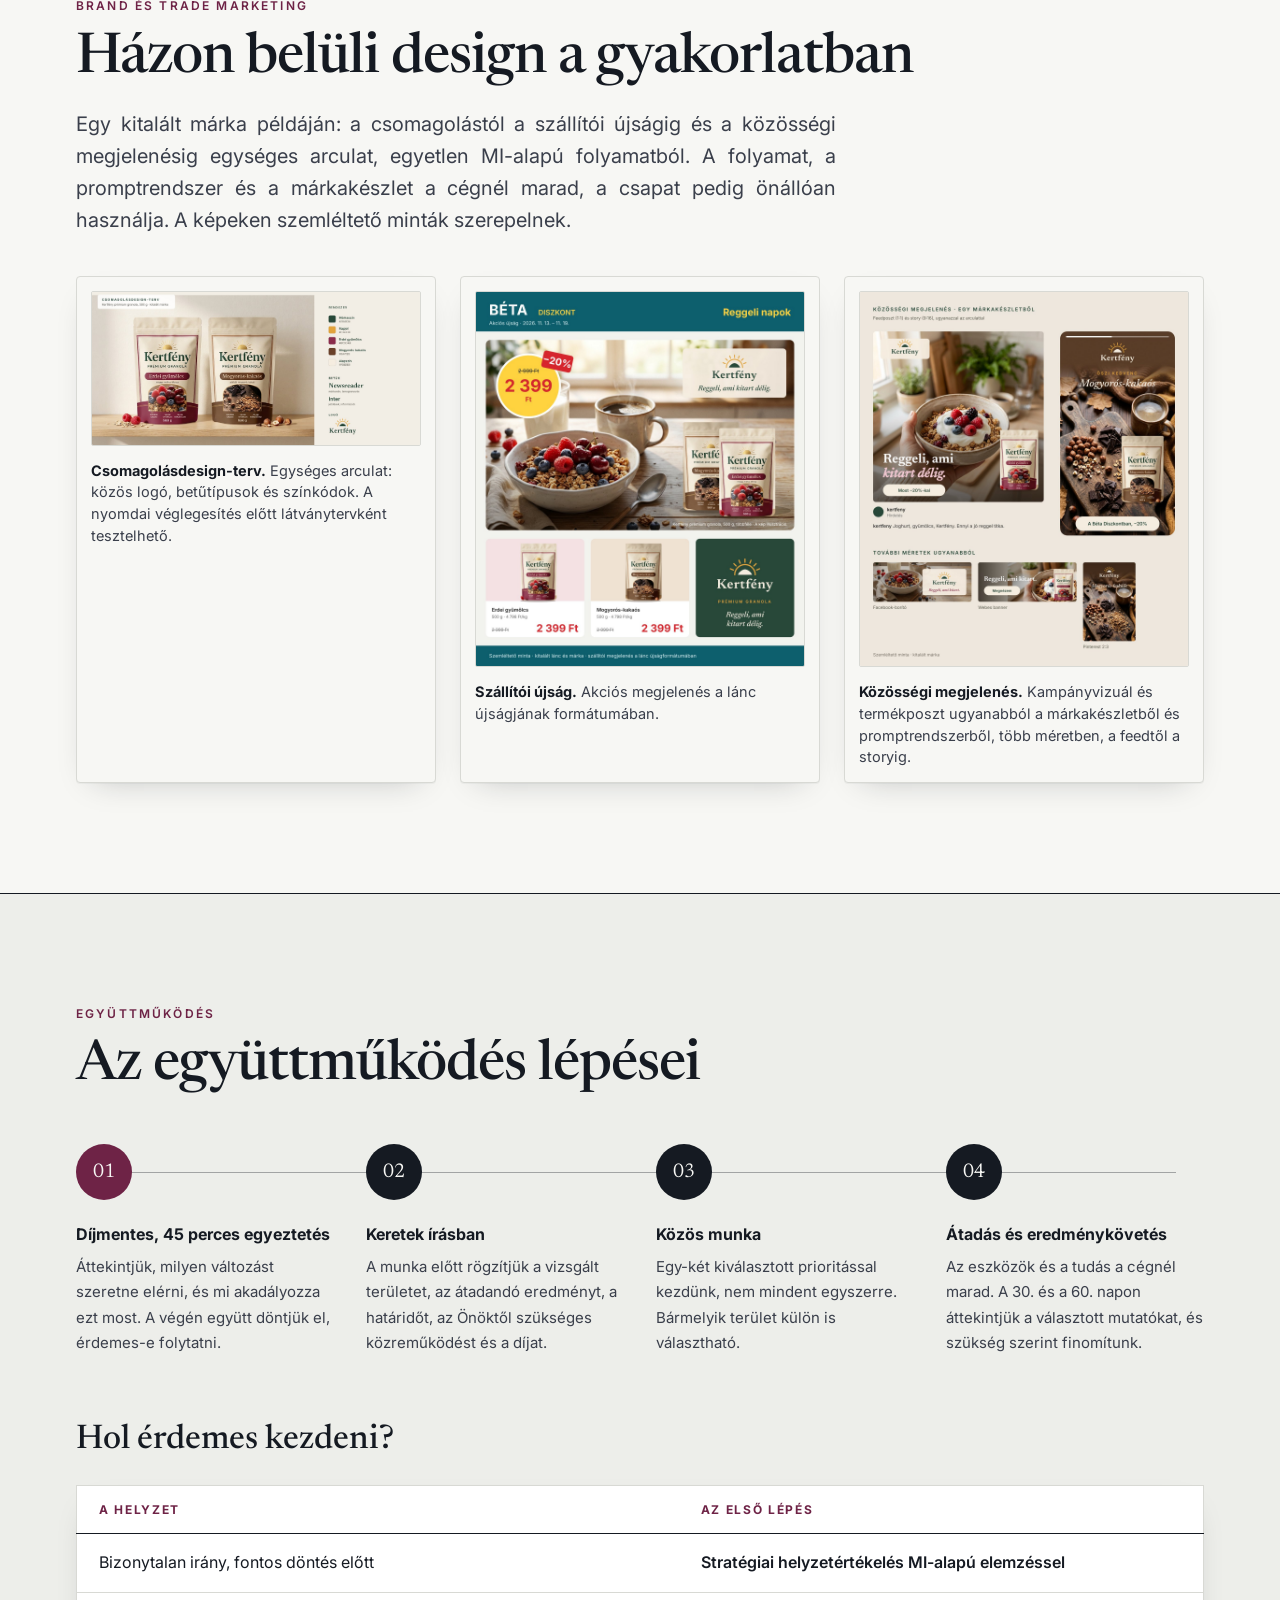
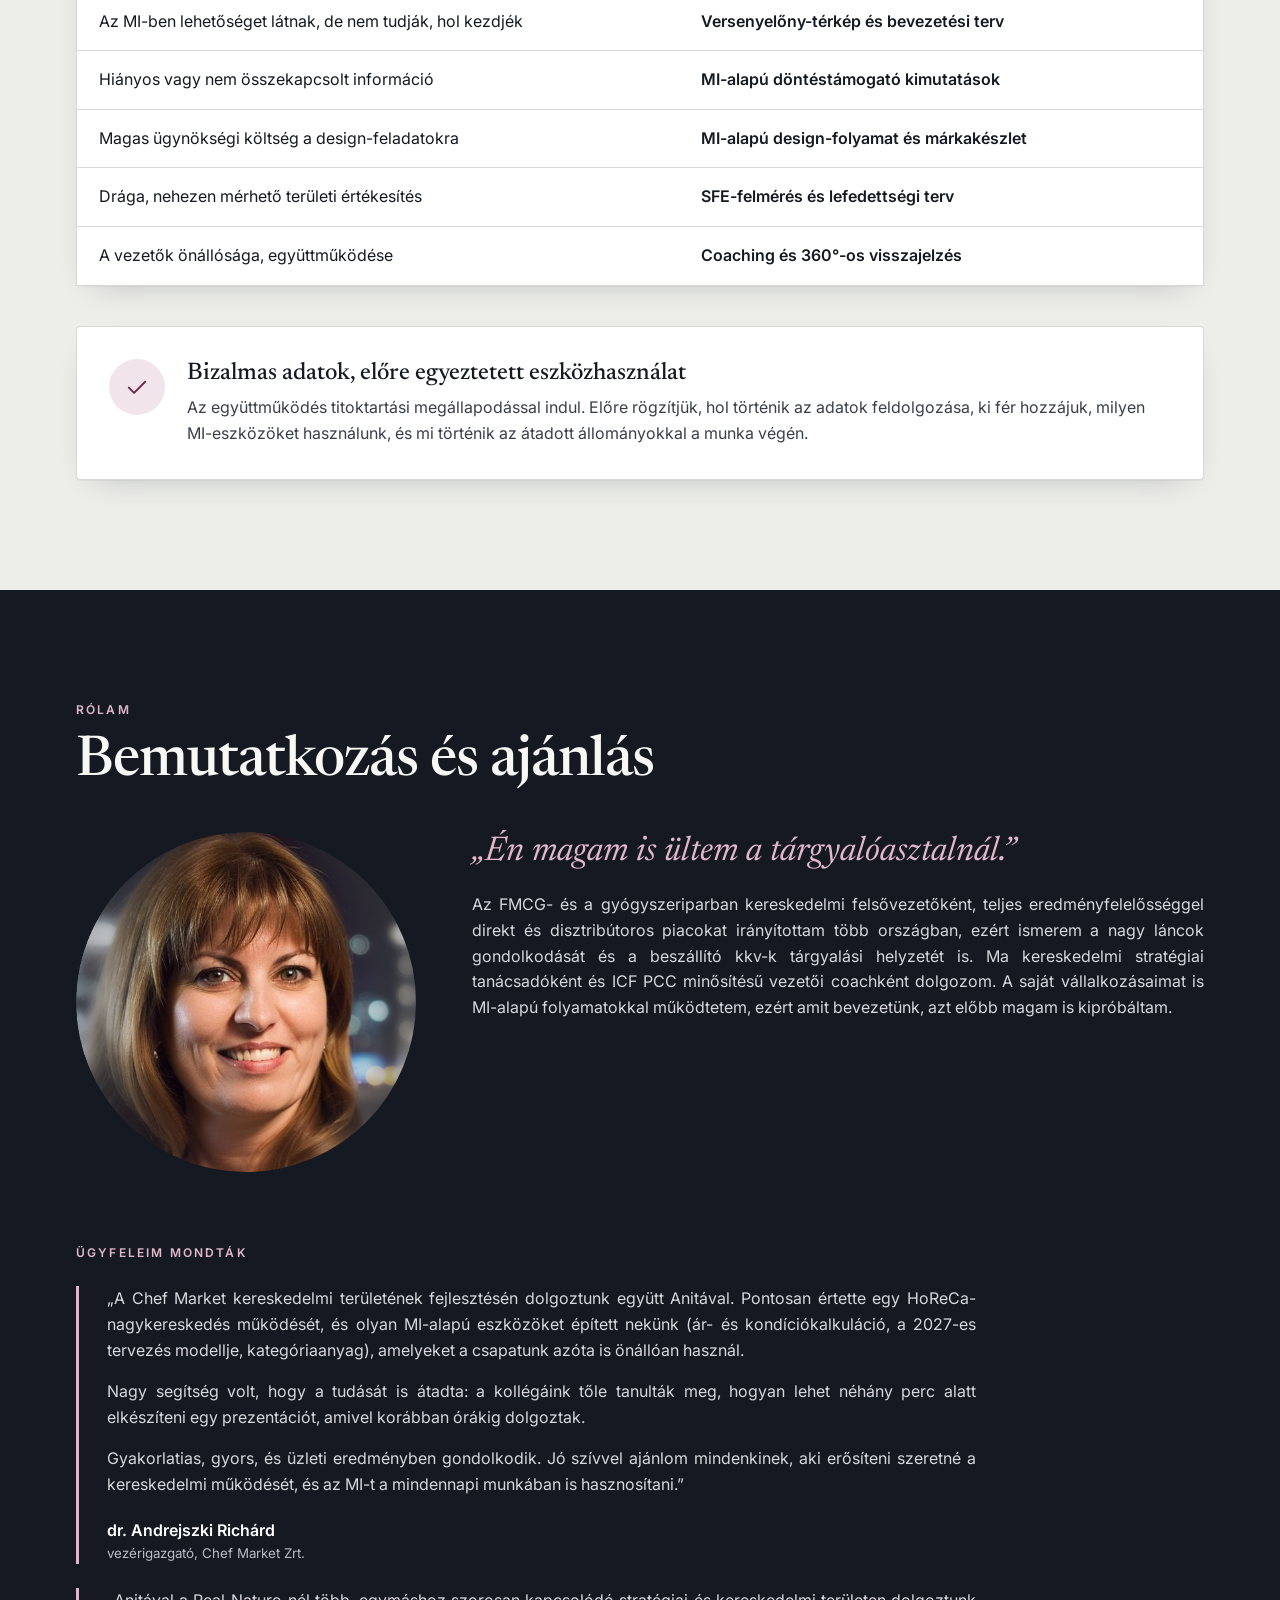
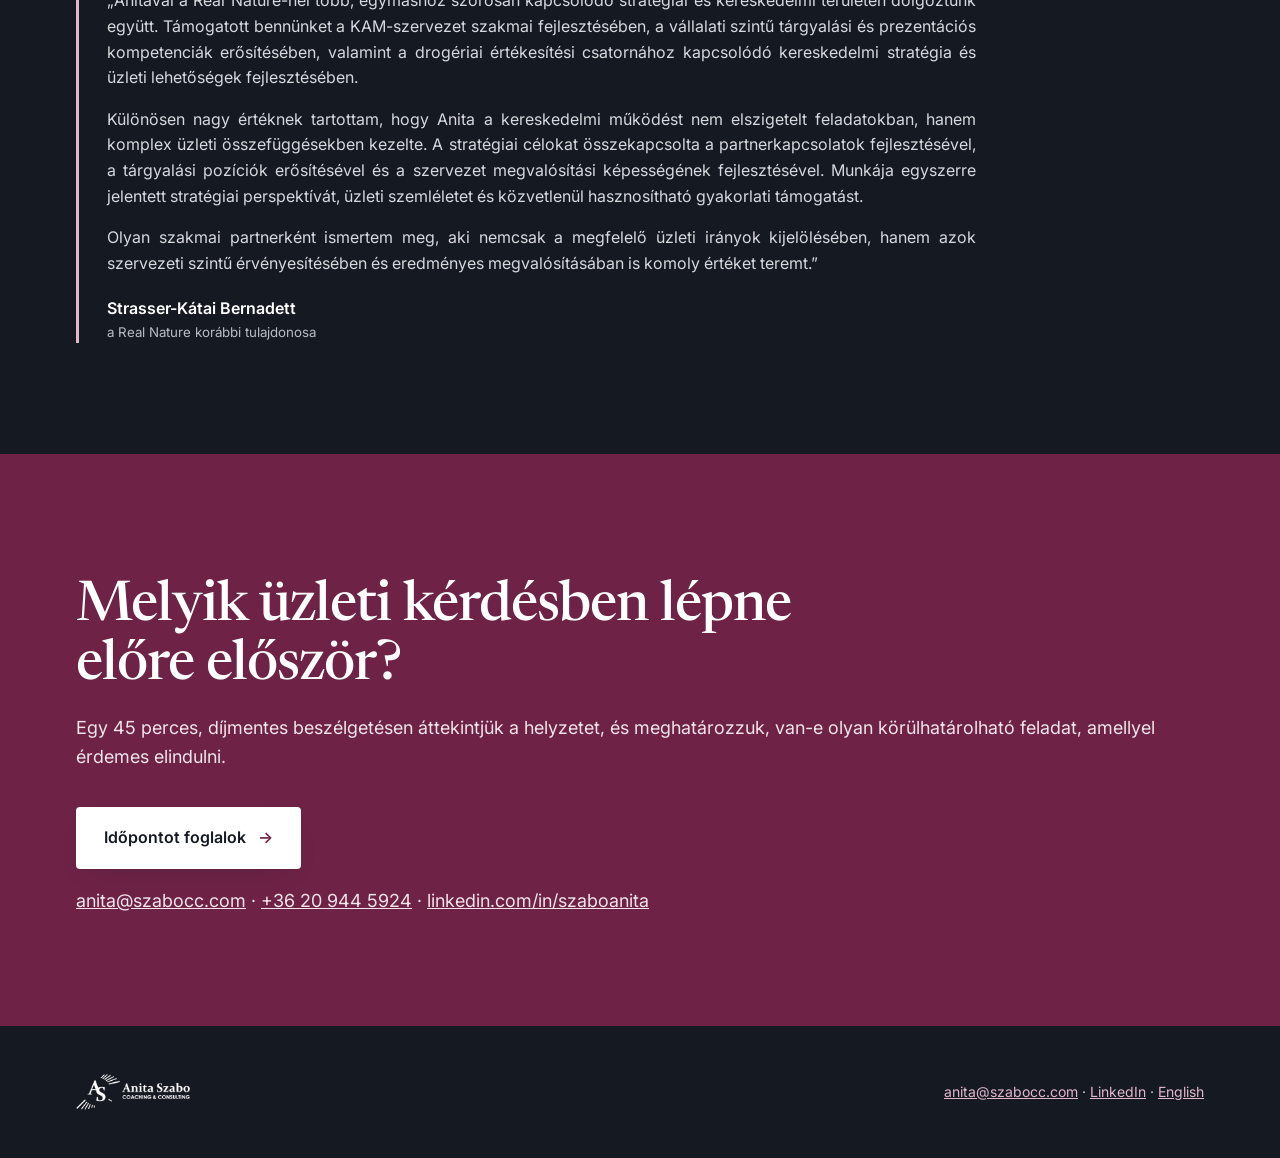
<file: hu/index.html>
<!doctype html><html lang="hu"><head><meta charset="utf-8"><meta name="viewport" content="width=device-width, initial-scale=1"><link rel="preconnect" href="https://fonts.googleapis.com"><link rel="preconnect" href="https://fonts.gstatic.com" crossorigin><link href="https://fonts.googleapis.com/css2?family=Newsreader:ital,opsz,wght@0,6..72,500;0,6..72,600;1,6..72,400;1,6..72,500&family=Inter:wght@400;500;600&display=swap" rel="stylesheet"><link rel="stylesheet" href="../styles.css"><link rel="stylesheet" href="../design-v2.css"><title>Fókuszban az üzlet · Szabó Anita – Stratégia, vezetés, MI-alapú működés</title><link rel="icon" href="../favicon.ico" sizes="any"><link rel="icon" type="image/png" href="../assets/favicon-512.png"><link rel="apple-touch-icon" href="../assets/apple-touch-icon.png"><meta name="description" content="Versenyelőny gyártó és disztribútor kkv-knak: megalapozottabb döntések, erősebb vezetői csapat és MI-vel támogatott működés."><link rel="canonical" href="https://szabocc.com/hu/"><link rel="alternate" hreflang="en" href="https://szabocc.com/"><link rel="alternate" hreflang="hu" href="https://szabocc.com/hu/"><link rel="alternate" hreflang="x-default" href="https://szabocc.com/"><meta property="og:type" content="website"><meta property="og:locale" content="hu_HU"><meta property="og:title" content="Fókuszban az üzlet · Szabó Anita – Stratégia, vezetés, MI-alapú működés"><meta property="og:description" content="Versenyelőny gyártó és disztribútor kkv-knak: megalapozottabb döntések, erősebb vezetői csapat és MI-vel támogatott működés."><meta property="og:url" content="https://szabocc.com/hu/"><meta property="og:image" content="https://szabocc.com/assets/portre.png"><meta name="twitter:card" content="summary_large_image"><meta name="twitter:title" content="Fókuszban az üzlet · Szabó Anita – Stratégia, vezetés, MI-alapú működés"><meta name="twitter:description" content="Versenyelőny gyártó és disztribútor kkv-knak: megalapozottabb döntések, erősebb vezetői csapat és MI-vel támogatott működés."><meta name="twitter:image" content="https://szabocc.com/assets/portre.png"><script type="application/ld+json">
{
 "@context": "https://schema.org",
 "@graph": [
  {
   "@type": "Person",
   "@id": "https://szabocc.com/#anita",
   "name": "Anita Szabo",
   "url": "https://szabocc.com/",
   "jobTitle": "Leadership Coach (ICF PCC), Certified GLA360 Practitioner",
   "email": "mailto:anita@szabocc.com",
   "image": "https://szabocc.com/assets/portre.png",
   "sameAs": [
    "https://www.linkedin.com/in/szaboanita/"
   ],
   "address": {
    "@type": "PostalAddress",
    "addressLocality": "Málaga",
    "addressCountry": "ES"
   },
   "knowsAbout": [
    "Leadership assessment",
    "Executive coaching",
    "Change management",
    "GLA360",
    "Team coaching"
   ]
  },
  {
   "@type": "ProfessionalService",
   "@id": "https://szabocc.com/#service",
   "name": "Anita Szabo Coaching & Consulting",
   "url": "https://szabocc.com/hu/",
   "description": "Versenyelőny gyártó és disztribútor kkv-knak: megalapozottabb döntések, erősebb vezetői csapat és MI-vel támogatott működés.",
   "founder": {
    "@id": "https://szabocc.com/#anita"
   },
   "areaServed": "HU",
   "inLanguage": "hu",
   "serviceType": [
    "Üzleti tanácsadás kkv-knak",
    "Vezetői coaching"
   ],
   "address": {
    "@type": "PostalAddress",
    "addressLocality": "Málaga",
    "addressCountry": "ES"
   }
  },
  {
   "@type": "WebSite",
   "@id": "https://szabocc.com/#website",
   "url": "https://szabocc.com/",
   "name": "Anita Szabo – Leadership Through Change",
   "inLanguage": "hu",
   "publisher": {
    "@id": "https://szabocc.com/#anita"
   }
  }
 ]
}
</script>
</head><body>
<svg xmlns="http://www.w3.org/2000/svg" style="display:none"><symbol id="i-restructure" viewBox="0 0 24 24"><rect x="3" y="3" width="7" height="7"/><rect x="14" y="3" width="7" height="7"/><rect x="8.5" y="14" width="7" height="7"/><path d="M6.5 10v2h11v-2M12 12v2"/></symbol><symbol id="i-merge" viewBox="0 0 24 24"><path d="M4 4c4 0 5 3 8 6s4 4 8 4"/><path d="M4 20c4 0 5-3 8-6"/><path d="M17 11l3 3-3 3"/></symbol><symbol id="i-ai" viewBox="0 0 24 24"><rect x="5" y="5" width="14" height="14" rx="2"/><path d="M9 2v3M15 2v3M9 19v3M15 19v3M2 9h3M2 15h3M19 9h3M19 15h3"/><path d="M9.5 14.5l2.5-5 2.5 5M10.3 13h3.4"/></symbol><symbol id="i-pulse" viewBox="0 0 24 24"><path d="M3 12h4l2.5-6 4 12 2.5-6H21"/></symbol><symbol id="i-drop" viewBox="0 0 24 24"><path d="M3 17l6-6 4 4 8-8"/><path d="M15 7h6v6"/></symbol><symbol id="i-chart" viewBox="0 0 24 24"><path d="M4 20V9M10 20V4M16 20v-8M22 20H2"/></symbol><symbol id="i-people" viewBox="0 0 24 24"><circle cx="9" cy="8" r="3.2"/><path d="M3 20c0-3.4 2.7-6 6-6s6 2.6 6 6"/><circle cx="17.5" cy="9" r="2.4"/><path d="M17 14.2c2.5.2 4.5 2.2 4.5 5.3"/></symbol><symbol id="i-hand" viewBox="0 0 24 24"><path d="M6 12V7a1.5 1.5 0 013 0v4M9 11V5.5a1.5 1.5 0 013 0V11M12 10V6a1.5 1.5 0 013 0v5M15 11V8.5a1.5 1.5 0 013 0V14c0 4-2.5 7-6.5 7S6 18 5 15l-1.5-3a1.4 1.4 0 012.5-1.2"/></symbol><symbol id="i-mirror" viewBox="0 0 24 24"><ellipse cx="12" cy="10" rx="6" ry="7.5"/><path d="M12 17.5V22M8 22h8"/><path d="M9 7.5c.6-1 1.6-1.6 2.8-1.6"/></symbol><symbol id="i-act" viewBox="0 0 24 24"><circle cx="12" cy="12" r="9"/><path d="M8 12h8M13 8l4 4-4 4"/></symbol><symbol id="i-align" viewBox="0 0 24 24"><circle cx="6" cy="6" r="2.5"/><circle cx="18" cy="6" r="2.5"/><circle cx="12" cy="18" r="2.5"/><path d="M8 7.5l3 8M16 7.5l-3 8M8.5 6h7"/></symbol><symbol id="i-arrow" viewBox="0 0 24 24"><path d="M4 12h15M13 6l6 6-6 6"/></symbol><symbol id="i-see" viewBox="0 0 24 24"><path d="M2 12s3.6-7 10-7 10 7 10 7-3.6 7-10 7S2 12 2 12z"/><circle cx="12" cy="12" r="3"/></symbol><symbol id="i-focus" viewBox="0 0 24 24"><circle cx="12" cy="12" r="9"/><circle cx="12" cy="12" r="5"/><circle cx="12" cy="12" r="1.2"/></symbol><symbol id="i-clock" viewBox="0 0 24 24"><circle cx="12" cy="12" r="9"/><path d="M12 7v5l3.5 2"/></symbol><symbol id="i-doc" viewBox="0 0 24 24"><path d="M6 3h8l4 4v14H6z"/><path d="M14 3v4h4M9 12h6M9 16h6"/></symbol><symbol id="i-globe" viewBox="0 0 24 24"><circle cx="12" cy="12" r="9"/><path d="M3 12h18M12 3c3 3 3 15 0 18M12 3c-3 3-3 15 0 18"/></symbol><symbol id="i-check" viewBox="0 0 24 24"><path d="M5 12.5l4.5 4.5L19 7.5"/></symbol><symbol id="i-user" viewBox="0 0 24 24"><circle cx="12" cy="8" r="3.5"/><path d="M5 20c0-3.8 3.1-6.5 7-6.5s7 2.7 7 6.5"/></symbol><symbol id="i-seed" viewBox="0 0 24 24"><path d="M12 21v-9"/><path d="M12 12c0-4 3-6 7-6 0 4-3 6-7 6z"/><path d="M12 15c0-3-2.5-5-6-5 0 3 2.5 5 6 5z"/></symbol><symbol id="i-chat" viewBox="0 0 24 24"><path d="M4 5h16v11H9l-5 4z"/></symbol><symbol id="i-discount" viewBox="0 0 24 24"><path d="M5 19L19 5"/><circle cx="7" cy="7" r="2.3"/><circle cx="17" cy="17" r="2.3"/></symbol><symbol id="i-team" viewBox="0 0 24 24"><circle cx="12" cy="6" r="2.6"/><circle cx="5" cy="17" r="2.6"/><circle cx="19" cy="17" r="2.6"/><path d="M12 9v3M12 12l-6 3.5M12 12l6 3.5"/></symbol><symbol id="i-pin" viewBox="0 0 24 24"><path d="M12 21s7-6.2 7-11.5A7 7 0 005 9.5C5 14.8 12 21 12 21z"/><circle cx="12" cy="9.5" r="2.5"/></symbol><symbol id="i-report" viewBox="0 0 24 24"><rect x="4" y="3" width="16" height="18" rx="1.5"/><path d="M8 17v-4M12 17V8M16 17v-6"/></symbol><symbol id="i-calendar" viewBox="0 0 24 24"><rect x="3.5" y="5" width="17" height="15" rx="1.5"/><path d="M3.5 10h17M8 3v4M16 3v4"/></symbol><symbol id="i-briefcase" viewBox="0 0 24 24"><rect x="3" y="7" width="18" height="13" rx="1.5"/><path d="M9 7V4.5h6V7M3 13h18"/></symbol><symbol id="i-leaf" viewBox="0 0 24 24"><path d="M5 19c0-8 5-14 15-14 0 9-5 15-13 14"/><path d="M5 19c3-5 6-8 10-10"/></symbol></svg>
<div class="wrap"><nav class="top"><a href="index.html"><img src="../assets/as-logo-ink.png" alt="Szabó Anita – Coaching &amp; Consulting"></a><ul><li><a href="#helyzetek">Ismerős helyzetek</a></li><li><a href="#teruletek">Miben segítek</a></li><li><a href="#hogyan">Hogyan dolgozom</a></li><li><a href="#eszkozok">Eszközök</a></li><li><a href="#lepesek">Együttműködés</a></li><li><a href="#rolam">Rólam</a></li></ul><span class="lang"><b>HU</b> · <a href="../index.html" hreflang="en" lang="en">EN</a></span><a class="nav-cta" href="https://calendly.com/szaboanitacc/discoverycall">Időpontot foglalok</a></nav><div class="hero-grid"><div><p class="kicker">Szabó Anita · Stratégia · Vezetés · MI-alapú működés</p><h1>Fókuszban <span class="soft">az üzlet.</span></h1><p class="sub">Stratégia, vezetés, megvalósítás.</p>
<p class="hu-lead"><b>Versenyelőny gyártó és disztribútor kkv-knak: megalapozottabb döntések, erősebb vezetői csapat és MI-vel támogatott működés.</b></p>
<p class="hu-text just">Segítek tisztázni a kereskedelmi irányt, megalapozni a nehéz üzleti döntéseket, és az MI-t versenyelőnnyé tenni a cég teljes működésében. Ahol ezt hiányos vagy nem összekapcsolt információ, illetve sok adminisztratív feladat akadályozza, MI-alapú kimutatásokat, modelleket és folyamatokat építek, amelyek a cégnél maradnak.</p>
<a class="cta" href="https://calendly.com/szaboanitacc/discoverycall">Időpontot foglalok <span aria-hidden="true">→</span></a></div>
<aside class="h hero-panel"><ol class="hu-facts">
<li><b>25+ év</b><span>kereskedelmi tapasztalat az FMCG- és a gyógyszeriparban</span></li>
<li><b>15 év</b><span>kereskedelmi felsővezetőként nemzetközi vállalatoknál</span></li>
<li><b>ICF PCC</b><span>minősítésű vezetői coach</span></li>
<li><b>GLA360</b><span>tanúsított 360°-os vezetői felmérés</span></li></ol></aside></div></div>
<section class="s" id="helyzetek"><div class="wrap"><h2>Ismerős helyzetek?</h2><div class="three hu-cards"><div class="card"><span class="chip"><svg class="ic" aria-hidden="true"><use href="#i-chart"/></svg></span><span class="n" style="margin-top:20px;display:block">01</span><p>Nem egyértelmű, mely vevők, termékek és értékesítési irányok hozhatnak növekedést, és mire nem érdemes több erőforrást fordítani.</p></div><div class="card"><span class="chip"><svg class="ic" aria-hidden="true"><use href="#i-drop"/></svg></span><span class="n" style="margin-top:20px;display:block">02</span><p>Nem látszik tisztán, mennyi profit marad a kedvezmények, bónuszok és akciók után, vevőnként és termékenként.</p></div><div class="card"><span class="chip"><svg class="ic" aria-hidden="true"><use href="#i-discount"/></svg></span><span class="n" style="margin-top:20px;display:block">03</span><p>A vevő egyre jobb feltételeket követel, de nincs olyan eszköz, amely azonnal megmutatja, hol a határ.</p></div><div class="card"><span class="chip"><svg class="ic" aria-hidden="true"><use href="#i-clock"/></svg></span><span class="n" style="margin-top:20px;display:block">04</span><p>A riportok és prezentációk elviszik az értékesítők idejét, a brand- és trade megjelenések, csomagolásgrafikák pedig jelentős ügynökségi költséget jelentenek.</p></div><div class="card"><span class="chip"><svg class="ic" aria-hidden="true"><use href="#i-ai"/></svg></span><span class="n" style="margin-top:20px;display:block">05</span><p>Látják, hogy az MI-ben lehetőség van, de nem tudják, hol kezdjék, és mi éri meg nekik.</p></div><div class="card"><span class="chip"><svg class="ic" aria-hidden="true"><use href="#i-team"/></svg></span><span class="n" style="margin-top:20px;display:block">06</span><p>Túl sok döntés kerül vissza a tulajdonoshoz; a vezetők önállósága és együttműködése fejlesztésre szorul.</p></div></div></div></section>
<section class="s alt" id="negy"><div class="wrap"><h2>Négy terület, egy cél</h2><div class="hu-four"><div class="card"><span class="chip"><svg class="ic" aria-hidden="true"><use href="#i-focus"/></svg></span><h3>Stratégia</h3><p>Irány, prioritások, árazás, versenyelőny MI-vel</p></div><div class="card"><span class="chip"><svg class="ic" aria-hidden="true"><use href="#i-report"/></svg></span><h3>Döntéstámogatás</h3><p>MI-alapú kimutatások, árazási modellek, kevesebb adminisztratív feladat</p></div><div class="card"><span class="chip"><svg class="ic" aria-hidden="true"><use href="#i-doc"/></svg></span><h3>Marketing</h3><p>Design feladatok házon belül</p></div><div class="card"><span class="chip"><svg class="ic" aria-hidden="true"><use href="#i-people"/></svg></span><h3>Vezetés</h3><p>PCC coaching, 360°, csapatfejlesztés</p></div></div></div></section>
<section class="s" id="teruletek"><div class="wrap"><p class="kicker">Miben segítek?</p><h2>Négy terület, egy cél: jobb üzleti eredmény</h2><p class="lead">A négy terület összekapcsolható, de külön is igénybe vehető.</p><div class="hu-areas"><article class="card hu-area"><div class="hu-area-h"><span class="chip"><svg class="ic" aria-hidden="true"><use href="#i-focus"/></svg></span><span class="n">01</span></div><h3>Stratégia és versenyelőny MI-vel</h3><p class="just">Külső szakmai partnerként segítek kijelölni a prioritásokat és felkészülni a fontos döntésekre. MI-alapú piaci, vevői és versenytárselemzéssel gyorsabban és megalapozottabban lehet dönteni. Azt is feltérképezzük, a működés mely területein hoz az MI a legnagyobb versenyelőnyt: az értékesítésben, a pénzügyben, a beszerzésben, a logisztikában vagy a vevőszolgálatban.</p><ul class="hu-ticks"><li>Helyzetértékelés, versenyelőny-térkép</li><li>MI-alapú piac- és versenytárselemzés</li><li>Vevő-, termék- és csatornaprioritások</li><li>Árazás, felkészülés a tárgyalásokra</li><li>MI-bevezetési terv területenként</li></ul><p class="hu-res"><b>Eredmény:</b> megalapozott döntések, tiszta prioritások, és egy bevezetési terv arról, hol ad az MI a legnagyobb versenyelőnyt.</p></article><article class="card hu-area"><div class="hu-area-h"><span class="chip"><svg class="ic" aria-hidden="true"><use href="#i-report"/></svg></span><span class="n">02</span></div><h3>Döntéstámogatás és hatékonyabb működés</h3><p class="just">MI-alapú elemzési és riportfolyamatokat építek, amelyek összekapcsolják az adatokat, átláthatóvá teszik az eredményt, és elvégzik az adminisztratív feladatok nagy részét. Minden elkészült eszköz a cégnél marad, a munkatársak pedig megtanulják használni.</p><ul class="hu-ticks"><li>Vevői és termékszintű jövedelmezőség</li><li>Árazási és akcióértékelő modellek</li><li>Vezetői áttekintők</li><li>Riportok automatizálása, betanítás</li><li>Értékesítési hatékonyság (SFE): lefedettség, látogatási gyakoriság és költség</li></ul><p class="hu-res"><b>Eredmény:</b> egy helyen látható, megbízható döntési információ, és több idő a vevőkre.</p></article><article class="card hu-area"><div class="hu-area-h"><span class="chip"><svg class="ic" aria-hidden="true"><use href="#i-doc"/></svg></span><span class="n">03</span></div><h3>Brand és trade marketing design</h3><p class="just">A cégek többsége jelentős összeget fizet ügynökségeknek olyan anyagokért, amelyek nagy része házon belül is elkészíthető. Kialakítom a márkához illő, MI-alapú folyamat- és promptrendszert, valamint a márkakészletet, és betanítom a csapatot. Ügynökségre így csak ott van szükség, ahol valóban speciális tudás kell.</p><ul class="hu-ticks"><li>Brandvizuálok, listázási anyagok</li><li>Csomagolásdesign-tervek és ízváltozatok</li><li>Szállítói újság- és katalógusmegjelenések</li><li>Közösségi és kampányvizuálok</li></ul><p class="hu-res"><b>Eredmény:</b> egységes márkamegjelenés és kisebb ügynökségi költség. A megtakarítást a jelenlegi ügynökségi feladatok alapján együtt mérjük fel.</p></article><article class="card hu-area"><div class="hu-area-h"><span class="chip"><svg class="ic" aria-hidden="true"><use href="#i-people"/></svg></span><span class="n">04</span></div><h3>Vezető- és csapatfejlesztés</h3><p class="just">Az MI és minden új működés bevezetése vezetői feladat is. ICF PCC minősítésű coachként abban támogatom a vezetőket és a csapatot, hogy döntsenek, felelősséget vállaljanak, és végigvigyék a változást.</p><ul class="hu-ticks"><li>Egyéni vezetői coaching, szerepváltás</li><li>GLA360 vezetői 360°, fejlesztési terv</li><li>Vezetői csapatok együttműködése</li><li>KAM- és tárgyalási készségek</li></ul><p class="hu-res"><b>Eredmény:</b> visszajelzéseken alapuló fejlesztési terv, konkrét célokkal és utánkövetéssel.</p></article></div></div></section>
<section class="s alt" id="hogyan"><div class="wrap"><p class="kicker">Hogyan dolgozom?</p><h2>Milyen helyzetekben dolgozhatunk együtt?</h2><p class="lead just">Nem minden üzleti elakadásra egy új riport vagy egy tréning a válasz. Először azt tisztázzuk, hogy stratégiai döntésre, vezetői fejlődésre, a csapat működésének változására vagy jobb döntési információra van-e szükség. Minden helyzetben előre tisztázzuk a szerepemet: tanácsadóként szakmai javaslatot adok, coachként pedig abban segítek, hogy a vezető maga találja meg a megoldást.</p><div class="hu-sits"><article class="card hu-sit"><p class="hu-q">„Nagyobb forgalmat és profitot szeretnénk, de nem világos, hol kezdjük.”</p><p class="just"><b>A helyzet:</b> A cégnek a növekedés, a jövedelmezőség vagy mindkettő a kihívás. A napi működés mellett nehéz eldönteni, mely vevőkre, termékekre és értékesítési irányokra fordítsanak erőforrást, és hol szivárog el a profit.</p><p class="just"><b>A közös munka:</b> Áttekintjük a jelenlegi működést, és MI-alapú elemzéssel vizsgáljuk a piaci, vevői és versenytársadatokat. Megvizsgáljuk az alternatívákat, a várható következményeket és a megvalósítás feltételeit.</p><p class="just"><b>Az eredmény:</b> Világos prioritások a növekedéshez és a jövedelmezőséghez, döntési szempontok, és a felelősöket, határidőket rögzítő megvalósítási terv.</p><p class="hu-role">Az én szerepem: stratégiai tanácsadó, aki a döntések előtt a terveket szakmailag is véleményezi.</p></article><article class="card hu-sit"><p class="hu-q">„A csapat sokat dolgozik, mégsem jut elég idő a vevőkre.”</p><p class="just"><b>A helyzet:</b> A riportok, prezentációk és ajánlatok elkészítése sok kapacitást köt le. Emellett a tárgyalási felkészültségben, a prioritásokban vagy a csapat együttműködésében is lehetnek hiányok.</p><p class="just"><b>A közös munka:</b> Megnézzük, mi okozza a terhelést, és hol segít más munkafolyamat, MI-alapú megoldás vagy készségfejlesztés. Ennek alapján MI-alapú folyamatot építünk az ismétlődő anyagokra és adminisztratív feladatokra, és erősítjük a tárgyalási felkészülést.</p><p class="just"><b>Az eredmény:</b> A kiválasztott feladathoz illő munkafolyamat, eszközök és fejlesztési lépések, előre egyeztetett eredménykövetéssel.</p><p class="hu-role">Az én szerepem: kereskedelmi tanácsadó és fejlesztő, aki a működés és az emberek oldalát egyaránt vizsgálja.</p></article><article class="card hu-sit"><p class="hu-q">„Túl sok minden múlik rajtam, a vezetőim nem elég önállóak.”</p><p class="just"><b>A helyzet:</b> A tulajdonoshoz vagy az első számú vezetőhöz túl sok döntés kerül vissza. A delegálás, a felelősségi határok vagy a vezetők közötti együttműködés nem úgy működik, ahogy szeretnék.</p><p class="just"><b>A közös munka:</b> Tisztázzuk a fejlesztendő vezetői helyzeteket és a kívánt változást. Egyéni coachinggal, szükség esetén 360°-os visszajelzéssel és közös vezetői munkával támogatjuk a fejlődést.</p><p class="just"><b>Az eredmény:</b> Visszajelzéseken alapuló fejlesztési terv, a mindennapokban kipróbálható változtatások és rendszeres visszacsatolás arról, mi működik.</p><p class="hu-role">Az én szerepem: PCC coach és vezetőfejlesztő; a fejlesztés kereteit és a bizalmas információk kezelését előre egyeztetjük.</p></article></div></div></section>
<section class="s" id="eszkozok"><div class="wrap"><p class="kicker">Kézzelfogható eszközök</p><h2>Döntéstámogatás a gyakorlatban</h2><p class="lead just">Interaktív felületek a cég meglévő adataiból (ERP, számlázás, bónuszok, akciók), MI-alapú folyamattal: a döntéshez szükséges számok naprakészen, egy helyen. A képeken szemléltető mintaadatok szerepelnek.</p>
<div class="hu-shots">
<figure class="card"><img src="assets/d1_k.jpg" alt="Vezetői kereskedelmi áttekintő"><figcaption><b>Vezetői áttekintő.</b> Látszik, hol esik a fedezet a küszöb alá, és miért, döntési javaslattal.</figcaption></figure>
<figure class="card"><img src="assets/d2_k.jpg" alt="Árazási és tárgyalási szimulátor"><figcaption><b>Árazási és tárgyalási szimulátor.</b> A listaártól a fedezetig követi a kedvezményeket és bónuszokat, majd kiszámolja a célárat és az alsó tárgyalási határt.</figcaption></figure>
<figure class="card"><img src="assets/d3_k.jpg" alt="Akcióértékelő"><figcaption><b>Akcióértékelő.</b> Megmutatja, melyik akció hozott valódi többletfedezetet és melyik csak forgalmat, a későbbi visszaesést is beszámítva.</figcaption></figure></div>
<h3 class="hu-h3">Prezentáció órák helyett percek alatt</h3><p class="lead just" style="margin-top:12px">A betanított MI-alapú folyamat a friss adatokból elkészíti a listázási, tárgyalási és egyéb partneri prezentációkat. A csapat a stratégiai felkészülésre és a tárgyalásokra fókuszál.</p>
<p class="kicker" style="margin-top:72px">Brand és trade marketing</p><h2>Házon belüli design a gyakorlatban</h2><p class="lead just">Egy kitalált márka példáján: a csomagolástól a szállítói újságig és a közösségi megjelenésig egységes arculat, egyetlen MI-alapú folyamatból. A folyamat, a promptrendszer és a márkakészlet a cégnél marad, a csapat pedig önállóan használja. A képeken szemléltető minták szerepelnek.</p>
<div class="hu-shots">
<figure class="card"><img src="assets/pack_k.jpg" alt="Csomagolásdesign-terv"><figcaption><b>Csomagolásdesign-terv.</b> Egységes arculat: közös logó, betűtípusok és színkódok. A nyomdai véglegesítés előtt látványtervként tesztelhető.</figcaption></figure>
<figure class="card"><img src="assets/leaf_k.jpg" alt="Szállítói újság"><figcaption><b>Szállítói újság.</b> Akciós megjelenés a lánc újságjának formátumában.</figcaption></figure>
<figure class="card"><img src="assets/social_k.jpg" alt="Közösségi megjelenés"><figcaption><b>Közösségi megjelenés.</b> Kampányvizuál és termékposzt ugyanabból a márkakészletből és promptrendszerből, több méretben, a feedtől a storyig.</figcaption></figure></div>
</div></section>
<section class="s alt" id="lepesek"><div class="wrap"><p class="kicker">Együttműködés</p><h2>Az együttműködés lépései</h2><ol class="steps"><li><b>Díjmentes, 45 perces egyeztetés</b><span>Áttekintjük, milyen változást szeretne elérni, és mi akadályozza ezt most. A végén együtt döntjük el, érdemes-e folytatni.</span></li><li><b>Keretek írásban</b><span>A munka előtt rögzítjük a vizsgált területet, az átadandó eredményt, a határidőt, az Önöktől szükséges közreműködést és a díjat.</span></li><li><b>Közös munka</b><span>Egy-két kiválasztott prioritással kezdünk, nem mindent egyszerre. Bármelyik terület külön is választható.</span></li><li><b>Átadás és eredménykövetés</b><span>Az eszközök és a tudás a cégnél marad. A 30. és a 60. napon áttekintjük a választott mutatókat, és szükség szerint finomítunk.</span></li></ol><h3 class="hu-h3" style="margin-top:64px">Hol érdemes kezdeni?</h3><table class="hu-table"><thead><tr><th>A helyzet</th><th>Az első lépés</th></tr></thead><tbody><tr><td>Bizonytalan irány, fontos döntés előtt</td><td>Stratégiai helyzetértékelés MI-alapú elemzéssel</td></tr><tr><td>Az MI-ben lehetőséget látnak, de nem tudják, hol kezdjék</td><td>Versenyelőny-térkép és bevezetési terv</td></tr><tr><td>Hiányos vagy nem összekapcsolt információ</td><td>MI-alapú döntéstámogató kimutatások</td></tr><tr><td>Magas ügynökségi költség a design-feladatokra</td><td>MI-alapú design-folyamat és márkakészlet</td></tr><tr><td>Drága, nehezen mérhető területi értékesítés</td><td>SFE-felmérés és lefedettségi terv</td></tr><tr><td>A vezetők önállósága, együttműködése</td><td>Coaching és 360°-os visszajelzés</td></tr></tbody></table><div class="card hu-conf"><span class="chip"><svg class="ic" aria-hidden="true"><use href="#i-check"/></svg></span><div><h3>Bizalmas adatok, előre egyeztetett eszközhasználat</h3><p>Az együttműködés titoktartási megállapodással indul. Előre rögzítjük, hol történik az adatok feldolgozása, ki fér hozzájuk, milyen MI-eszközöket használunk, és mi történik az átadott állományokkal a munka végén.</p></div></div></div></section>
<section class="s dark" id="rolam"><div class="wrap"><p class="kicker">Rólam</p><h2>Bemutatkozás és ajánlás</h2>
<div class="hu-about"><div><img class="portrait" src="../assets/portre.png" alt="Szabó Anita"></div><div><p class="hu-bq">„Én magam is ültem a tárgyalóasztalnál.”</p><p class="just">Az FMCG- és a gyógyszeriparban kereskedelmi felsővezetőként, teljes eredményfelelősséggel direkt és disztribútoros piacokat irányítottam több országban, ezért ismerem a nagy láncok gondolkodását és a beszállító kkv-k tárgyalási helyzetét is. Ma kereskedelmi stratégiai tanácsadóként és ICF PCC minősítésű vezetői coachként dolgozom. A saját vállalkozásaimat is MI-alapú folyamatokkal működtetem, ezért amit bevezetünk, azt előbb magam is kipróbáltam.</p></div></div>
<p class="kicker" style="margin-top:64px">Ügyfeleim mondták</p>
<blockquote class="hu-ref"><p>„A Chef Market kereskedelmi területének fejlesztésén dolgoztunk együtt Anitával. Pontosan értette egy HoReCa-nagykereskedés működését, és olyan MI-alapú eszközöket épített nekünk (ár- és kondíciókalkuláció, a 2027-es tervezés modellje, kategóriaanyag), amelyeket a csapatunk azóta is önállóan használ.</p><p>Nagy segítség volt, hogy a tudását is átadta: a kollégáink tőle tanulták meg, hogyan lehet néhány perc alatt elkészíteni egy prezentációt, amivel korábban órákig dolgoztak.</p><p>Gyakorlatias, gyors, és üzleti eredményben gondolkodik. Jó szívvel ajánlom mindenkinek, aki erősíteni szeretné a kereskedelmi működését, és az MI-t a mindennapi munkában is hasznosítani.”</p><cite>dr. Andrejszki Richárd<small>vezérigazgató, Chef Market Zrt.</small></cite></blockquote><blockquote class="hu-ref"><p>„Anitával a Real Nature-nél több, egymáshoz szorosan kapcsolódó stratégiai és kereskedelmi területen dolgoztunk együtt. Támogatott bennünket a KAM-szervezet szakmai fejlesztésében, a vállalati szintű tárgyalási és prezentációs kompetenciák erősítésében, valamint a drogériai értékesítési csatornához kapcsolódó kereskedelmi stratégia és üzleti lehetőségek fejlesztésében.</p><p>Különösen nagy értéknek tartottam, hogy Anita a kereskedelmi működést nem elszigetelt feladatokban, hanem komplex üzleti összefüggésekben kezelte. A stratégiai célokat összekapcsolta a partnerkapcsolatok fejlesztésével, a tárgyalási pozíciók erősítésével és a szervezet megvalósítási képességének fejlesztésével. Munkája egyszerre jelentett stratégiai perspektívát, üzleti szemléletet és közvetlenül hasznosítható gyakorlati támogatást.</p><p>Olyan szakmai partnerként ismertem meg, aki nemcsak a megfelelő üzleti irányok kijelölésében, hanem azok szervezeti szintű érvényesítésében és eredményes megvalósításában is komoly értéket teremt.”</p><cite>Strasser-Kátai Bernadett<small>a Real Nature korábbi tulajdonosa</small></cite></blockquote></div></section>
<section class="s alt final"><div class="wrap"><h2>Melyik üzleti kérdésben lépne előre először?</h2><p>Egy 45 perces, díjmentes beszélgetésen áttekintjük a helyzetet, és meghatározzuk, van-e olyan körülhatárolható feladat, amellyel érdemes elindulni.</p><a class="cta" href="https://calendly.com/szaboanitacc/discoverycall">Időpontot foglalok <span aria-hidden="true">→</span></a><p class="hu-contact"><a href="mailto:anita@szabocc.com">anita@szabocc.com</a> · <a href="tel:+36209445924">+36 20 944 5924</a> · <a href="https://www.linkedin.com/in/szaboanita/">linkedin.com/in/szaboanita</a></p></div></section>
<footer><div class="wrap"><img src="../assets/as-logo-white.png" alt="Szabó Anita"><div><a href="mailto:anita@szabocc.com">anita@szabocc.com</a> · <a href="https://www.linkedin.com/in/szaboanita/">LinkedIn</a> · <a href="../index.html" hreflang="en" lang="en">English</a></div></div></footer></body></html>
</file>
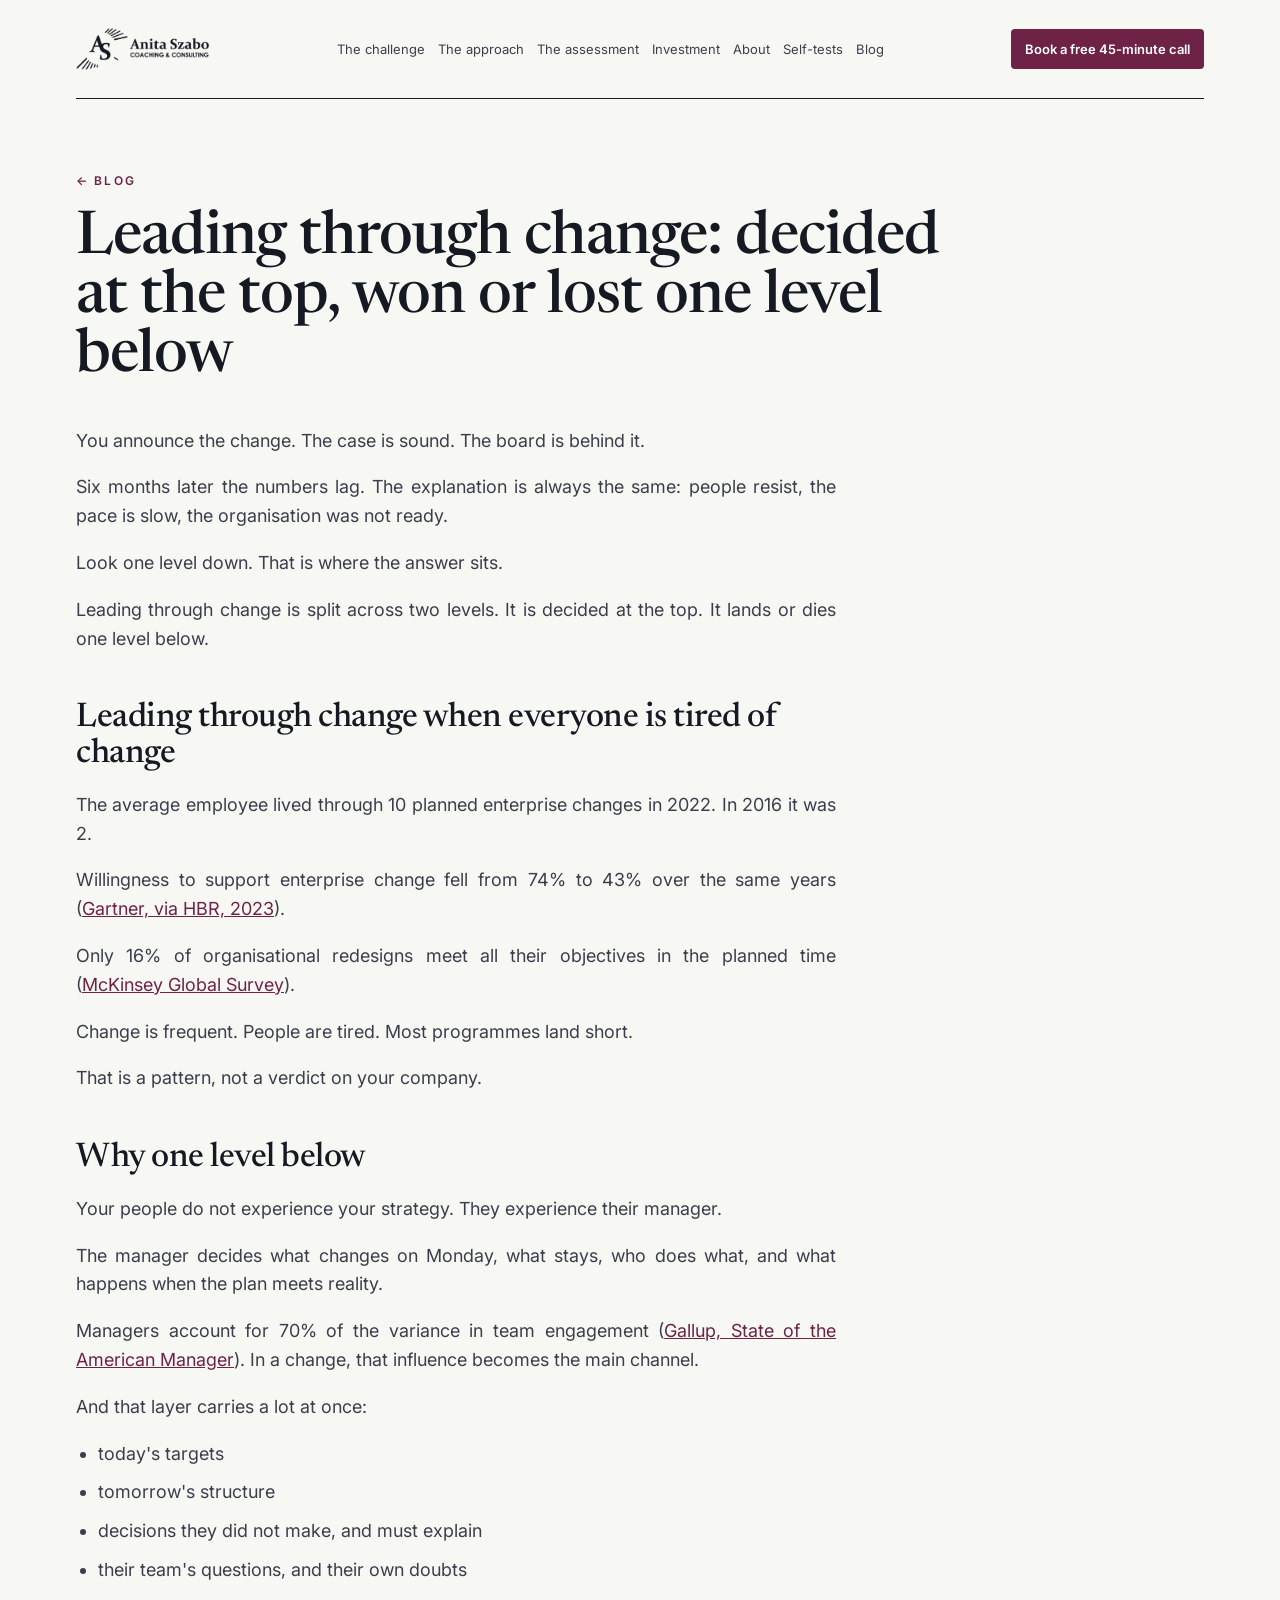
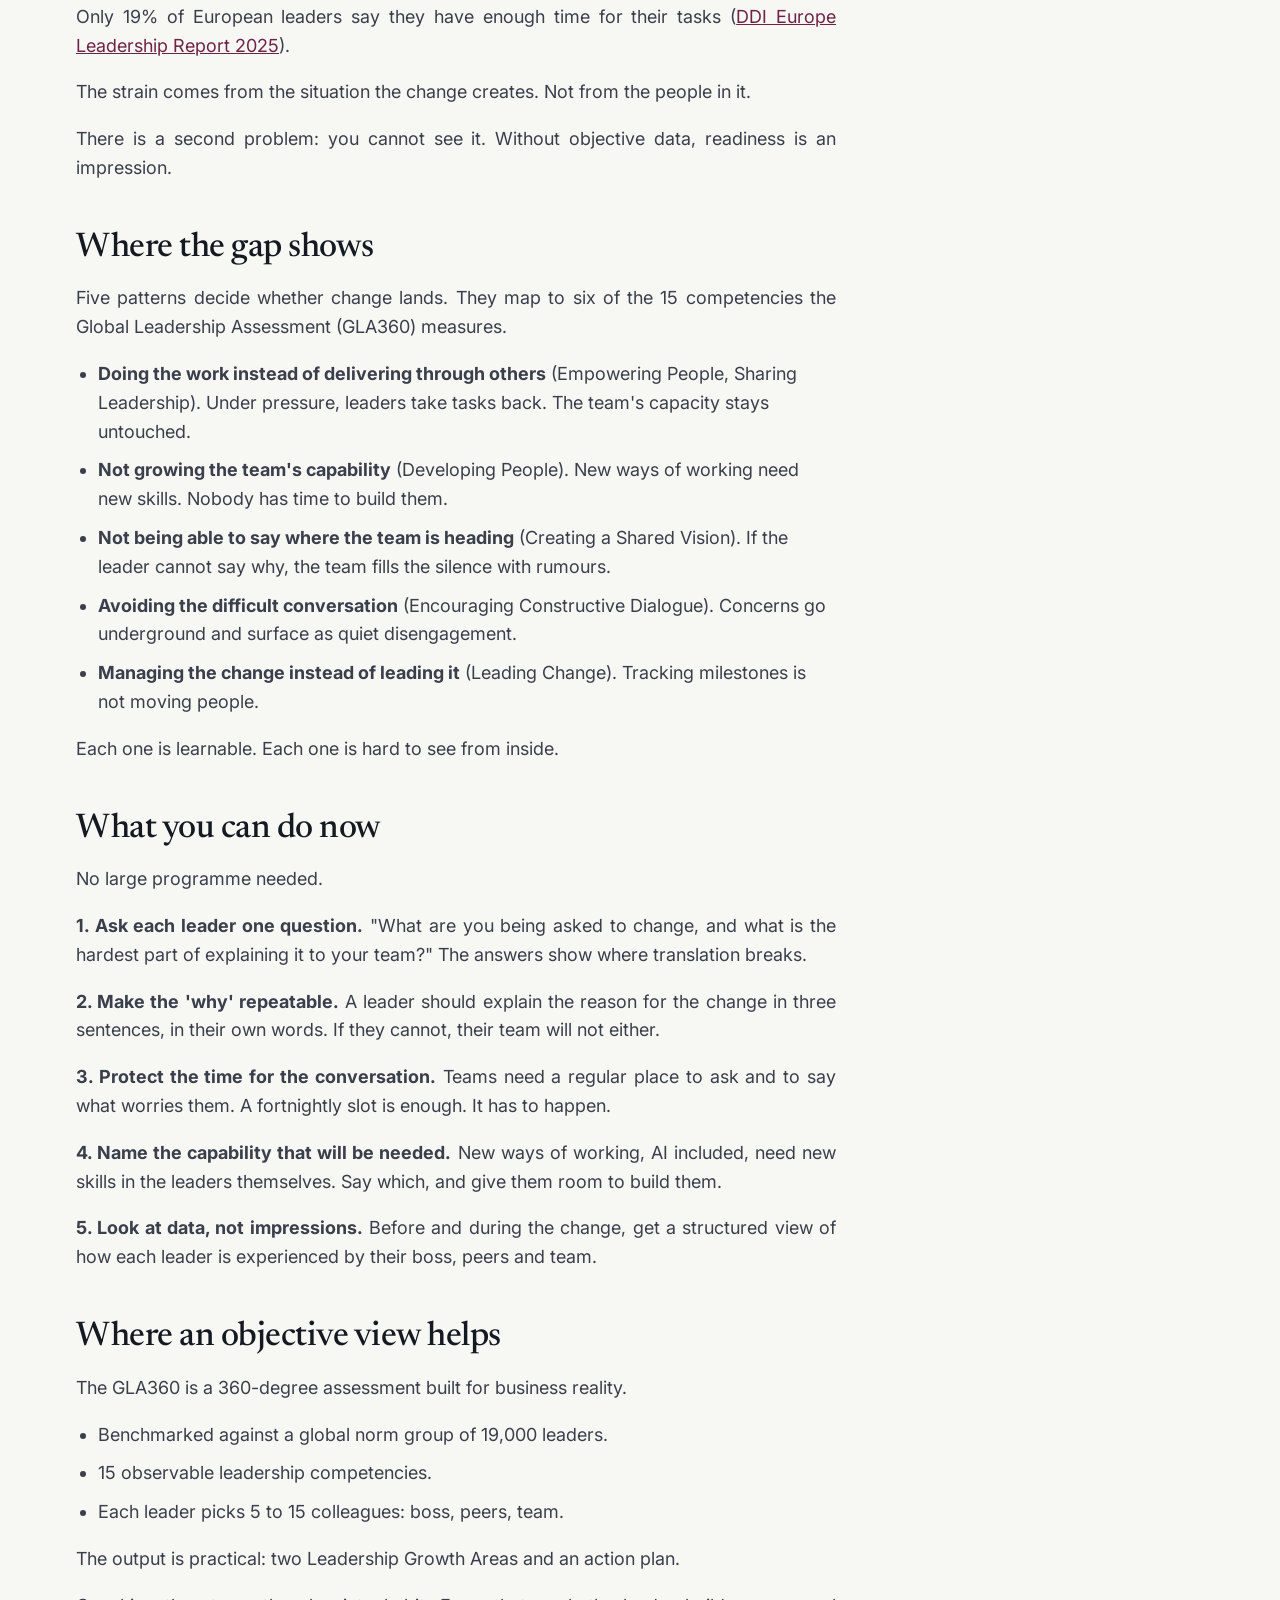
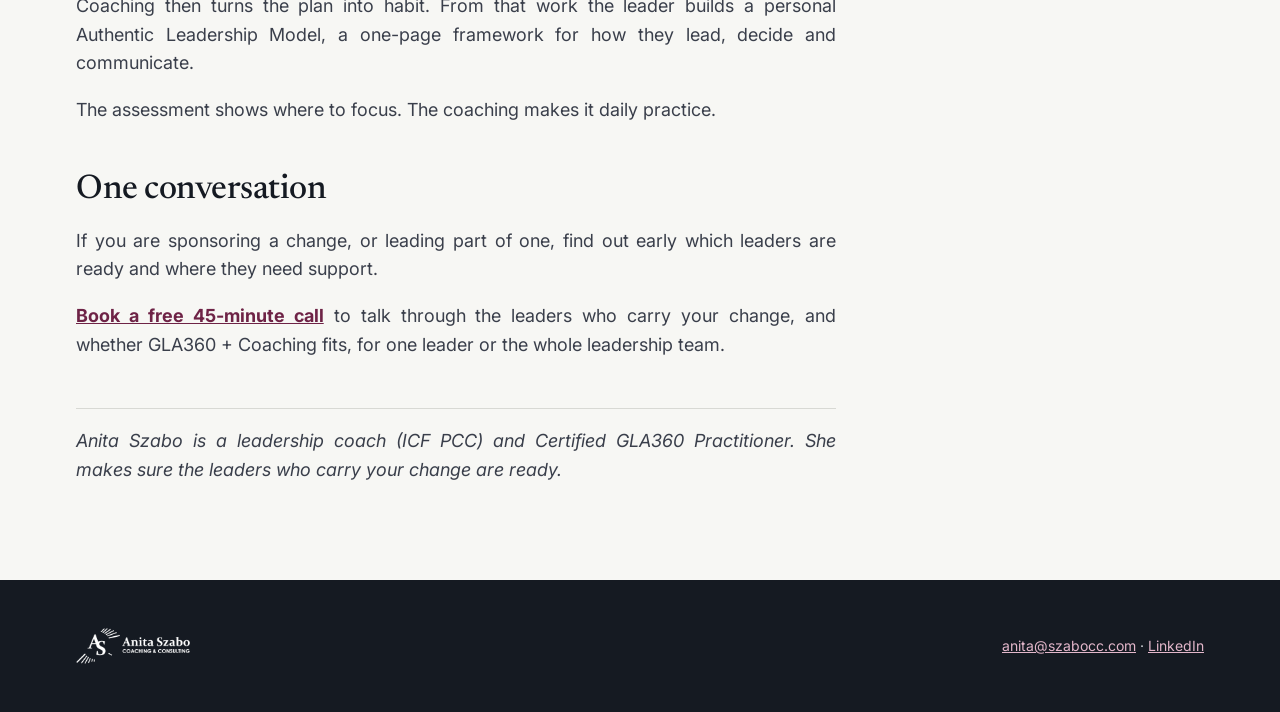
<file: blog-change-is-decided-at-the-top.html>
<!doctype html><html lang="en"><head><meta charset="utf-8"><meta name="viewport" content="width=device-width, initial-scale=1"><link rel="preconnect" href="https://fonts.googleapis.com"><link rel="preconnect" href="https://fonts.gstatic.com" crossorigin><link href="https://fonts.googleapis.com/css2?family=Newsreader:ital,opsz,wght@0,6..72,500;0,6..72,600;1,6..72,400;1,6..72,500&family=Inter:wght@400;500;600&display=swap" rel="stylesheet"><link rel="stylesheet" href="styles.css"><link rel="stylesheet" href="design-v2.css"><title>Leading through change: decided at the top, won or lost one level below · Anita Szabo</title><link rel="icon" href="favicon.ico" sizes="any"><link rel="icon" type="image/png" href="assets/favicon-512.png"><link rel="apple-touch-icon" href="assets/apple-touch-icon.png"><meta name="description" content="Leading through change is decided at the top and lands or dies one level below. Why it stalls with the managers who carry it, and what you can do now."><link rel="canonical" href="https://szabocc.com/blog-change-is-decided-at-the-top.html"><meta property="og:type" content="article"><meta property="og:locale" content="en_US"><meta property="og:title" content="Leading through change: decided at the top, won or lost one level below · Anita Szabo"><meta property="og:description" content="Leading through change is decided at the top and lands or dies one level below. Why it stalls with the managers who carry it, and what you can do now."><meta property="og:url" content="https://szabocc.com/blog-change-is-decided-at-the-top.html"><meta property="og:image" content="https://szabocc.com/assets/portre.png"><meta name="twitter:card" content="summary_large_image"><meta name="twitter:title" content="Leading through change: decided at the top, won or lost one level below · Anita Szabo"><meta name="twitter:description" content="Leading through change is decided at the top and lands or dies one level below. Why it stalls with the managers who carry it, and what you can do now."><meta name="twitter:image" content="https://szabocc.com/assets/portre.png"></head><body><div class="wrap"><nav class="top"><a href="index.html"><img src="assets/as-logo-ink.png" alt="Anita Szabo – Coaching &amp; Consulting"></a><ul><li><a href="index.html#challenge">The challenge</a></li><li><a href="index.html#approach">The approach</a></li><li><a href="index.html#assessment">The assessment</a></li><li><a href="index.html#investment">Investment</a></li><li><a href="index.html#about">About</a></li><li><a href="selftests.html">Self-tests</a></li><li><a href="blog.html">Blog</a></li></ul><a class="nav-cta" href="https://calendly.com/szaboanitacc/discoverycall">Book a free 45-minute call</a></nav><article class="post-page"><p class="kicker"><a href="blog.html" style="text-decoration:none">← Blog</a></p><h1>Leading through change: decided at the top, won or lost one level below</h1><div class="prose"><p>You announce the change. The case is sound. The board is behind it.</p>
<p>Six months later the numbers lag. The explanation is always the same: people resist, the pace is slow, the organisation was not ready.</p>
<p>Look one level down. That is where the answer sits.</p>
<p>Leading through change is split across two levels. It is decided at the top. It lands or dies one level below.</p>
<h2>Leading through change when everyone is tired of change</h2>
<p>The average employee lived through 10 planned enterprise changes in 2022. In 2016 it was 2.</p>
<p>Willingness to support enterprise change fell from 74% to 43% over the same years (<a href="https://hbr.org/2023/05/employees-are-losing-patience-with-change-initiatives">Gartner, via HBR, 2023</a>).</p>
<p>Only 16% of organisational redesigns meet all their objectives in the planned time (<a href="https://www.mckinsey.com/~/media/McKinsey/Business%20Functions/Organization/Our%20Insights/Taking%20organizational%20redesigns%20from%20plan%20to%20practice%20McKinsey%20Global%20Survey%20results/Taking%20organizational%20redesigns%20from%20plan%20to%20practice%20McKinsey%20Global%20Survey%20results.pdf">McKinsey Global Survey</a>).</p>
<p>Change is frequent. People are tired. Most programmes land short.</p>
<p>That is a pattern, not a verdict on your company.</p>
<h2>Why one level below</h2>
<p>Your people do not experience your strategy. They experience their manager.</p>
<p>The manager decides what changes on Monday, what stays, who does what, and what happens when the plan meets reality.</p>
<p>Managers account for 70% of the variance in team engagement (<a href="https://news.gallup.com/businessjournal/182792/managers-account-variance-employee-engagement.aspx">Gallup, State of the American Manager</a>). In a change, that influence becomes the main channel.</p>
<p>And that layer carries a lot at once:</p>
<ul><li>today's targets</li><li>tomorrow's structure</li><li>decisions they did not make, and must explain</li><li>their team's questions, and their own doubts</li></ul>
<p>Only 19% of European leaders say they have enough time for their tasks (<a href="https://www.ddi.com/about/media/europe-leadership-report-2025">DDI Europe Leadership Report 2025</a>).</p>
<p>The strain comes from the situation the change creates. Not from the people in it.</p>
<p>There is a second problem: you cannot see it. Without objective data, readiness is an impression.</p>
<h2>Where the gap shows</h2>
<p>Five patterns decide whether change lands. They map to six of the 15 competencies the Global Leadership Assessment (GLA360) measures.</p>
<ul><li><b>Doing the work instead of delivering through others</b> (Empowering People, Sharing Leadership). Under pressure, leaders take tasks back. The team's capacity stays untouched.</li><li><b>Not growing the team's capability</b> (Developing People). New ways of working need new skills. Nobody has time to build them.</li><li><b>Not being able to say where the team is heading</b> (Creating a Shared Vision). If the leader cannot say why, the team fills the silence with rumours.</li><li><b>Avoiding the difficult conversation</b> (Encouraging Constructive Dialogue). Concerns go underground and surface as quiet disengagement.</li><li><b>Managing the change instead of leading it</b> (Leading Change). Tracking milestones is not moving people.</li></ul>
<p>Each one is learnable. Each one is hard to see from inside.</p>
<h2>What you can do now</h2>
<p>No large programme needed.</p>
<p><b>1. Ask each leader one question.</b> "What are you being asked to change, and what is the hardest part of explaining it to your team?" The answers show where translation breaks.</p>
<p><b>2. Make the 'why' repeatable.</b> A leader should explain the reason for the change in three sentences, in their own words. If they cannot, their team will not either.</p>
<p><b>3. Protect the time for the conversation.</b> Teams need a regular place to ask and to say what worries them. A fortnightly slot is enough. It has to happen.</p>
<p><b>4. Name the capability that will be needed.</b> New ways of working, AI included, need new skills in the leaders themselves. Say which, and give them room to build them.</p>
<p><b>5. Look at data, not impressions.</b> Before and during the change, get a structured view of how each leader is experienced by their boss, peers and team.</p>
<h2>Where an objective view helps</h2>
<p>The GLA360 is a 360-degree assessment built for business reality.</p>
<ul><li>Benchmarked against a global norm group of 19,000 leaders.</li><li>15 observable leadership competencies.</li><li>Each leader picks 5 to 15 colleagues: boss, peers, team.</li></ul>
<p>The output is practical: two Leadership Growth Areas and an action plan.</p>
<p>Coaching then turns the plan into habit. From that work the leader builds a personal Authentic Leadership Model, a one-page framework for how they lead, decide and communicate.</p>
<p>The assessment shows where to focus. The coaching makes it daily practice.</p>
<h2>One conversation</h2>
<p>If you are sponsoring a change, or leading part of one, find out early which leaders are ready and where they need support.</p>
<p><b><a href="https://calendly.com/szaboanitacc/discoverycall">Book a free 45-minute call</a></b> to talk through the leaders who carry your change, and whether GLA360 + Coaching fits, for one leader or the whole leadership team.</p>
<hr>
<p><em>Anita Szabo is a leadership coach (ICF PCC) and Certified GLA360 Practitioner. She makes sure the leaders who carry your change are ready.</em></p></div></article></div><footer><div class="wrap"><img src="assets/as-logo-white.png" alt="Anita Szabo"><div><a href="mailto:anita@szabocc.com">anita@szabocc.com</a> · <a href="https://www.linkedin.com/in/szaboanita/">LinkedIn</a></div></div></footer></body></html>
</file>
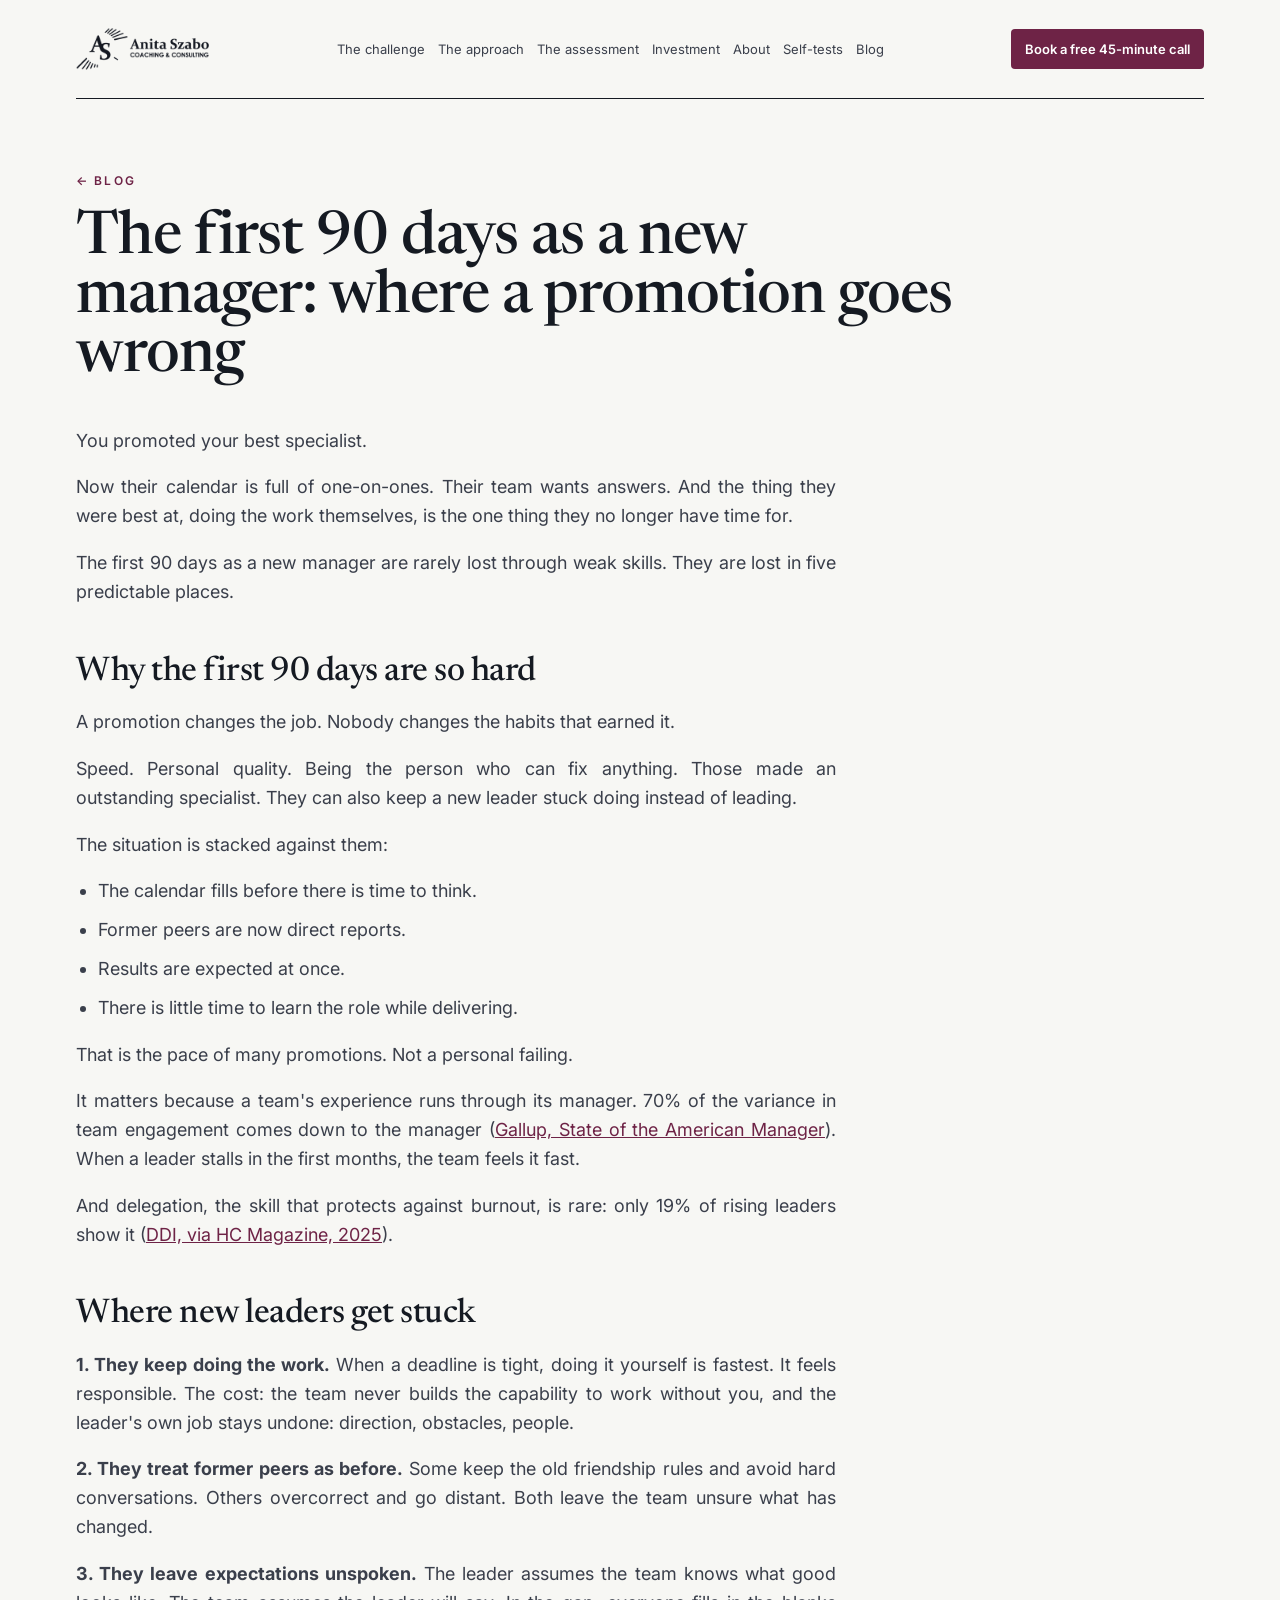
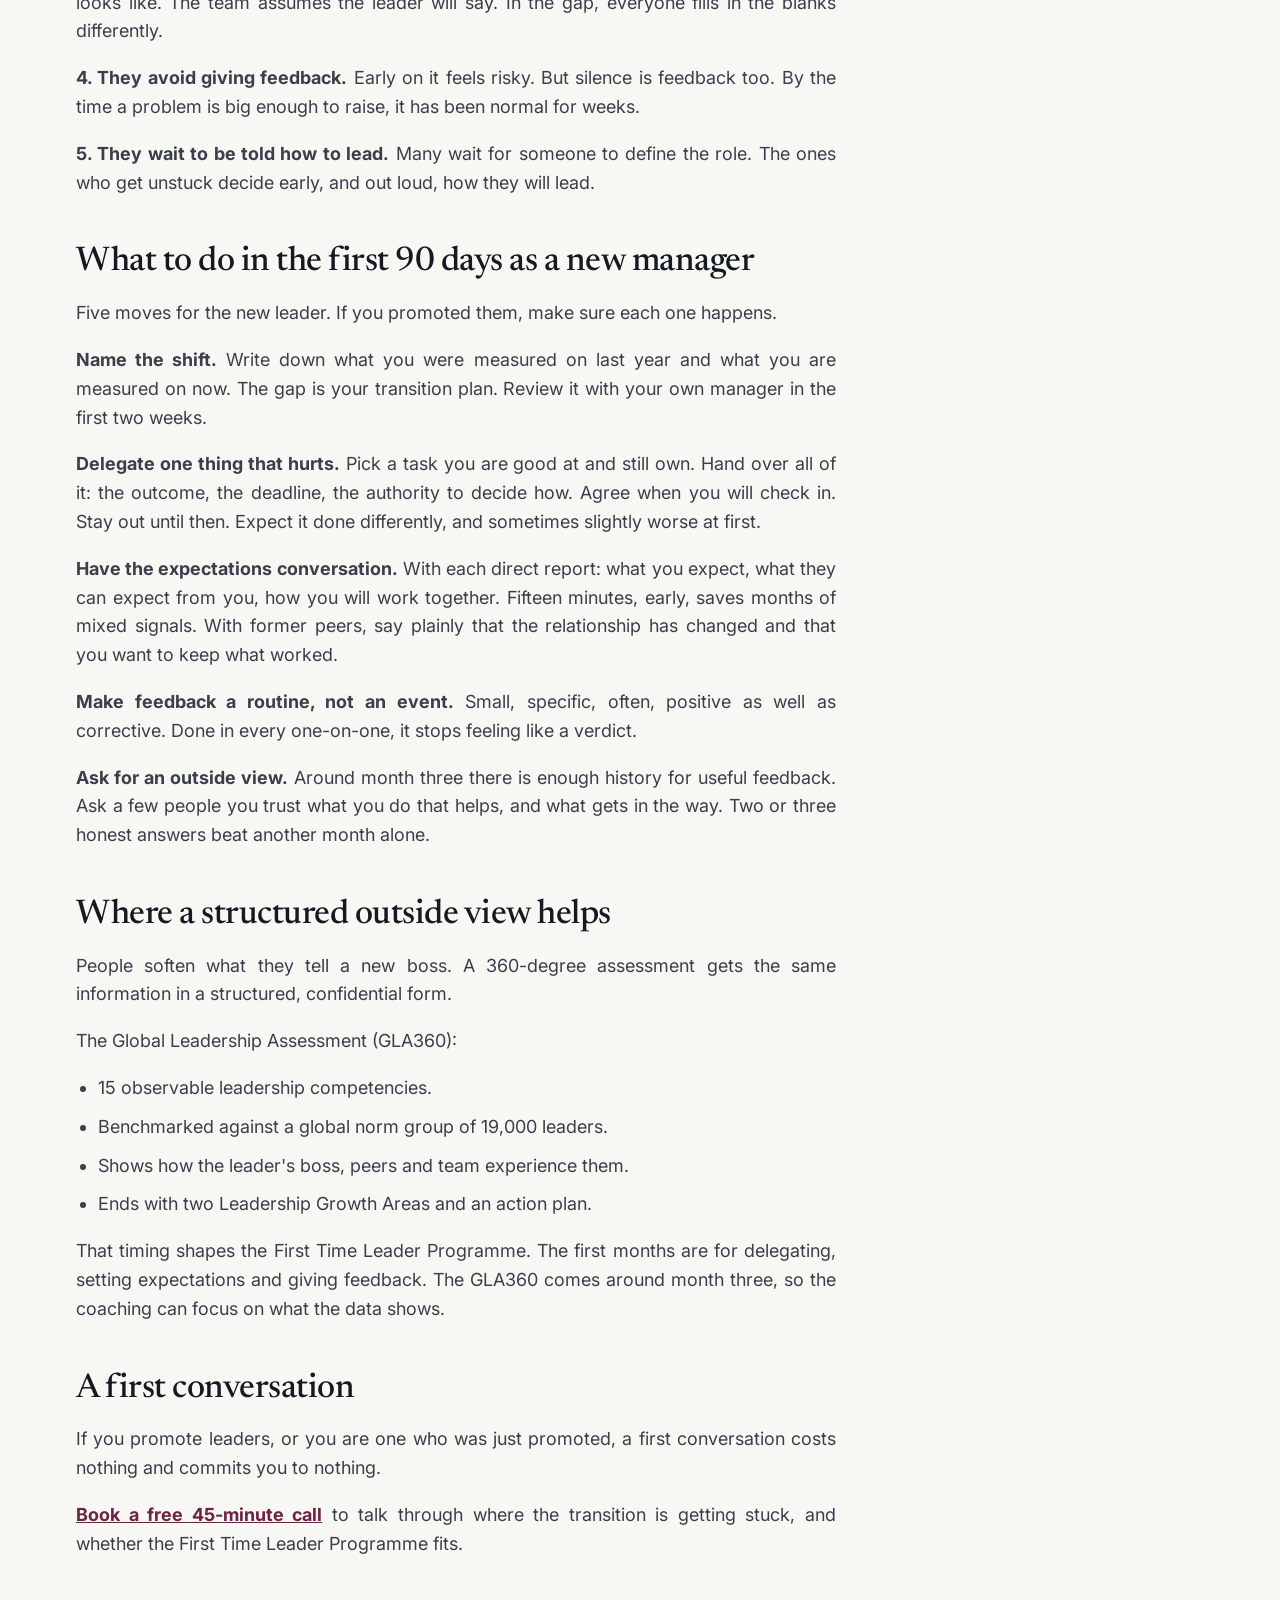
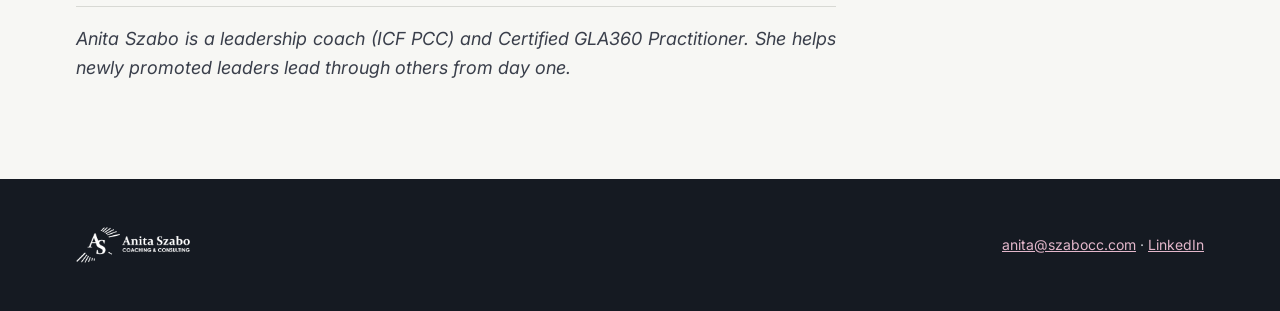
<file: blog-first-90-days-after-a-promotion.html>
<!doctype html><html lang="en"><head><meta charset="utf-8"><meta name="viewport" content="width=device-width, initial-scale=1"><link rel="preconnect" href="https://fonts.googleapis.com"><link rel="preconnect" href="https://fonts.gstatic.com" crossorigin><link href="https://fonts.googleapis.com/css2?family=Newsreader:ital,opsz,wght@0,6..72,500;0,6..72,600;1,6..72,400;1,6..72,500&family=Inter:wght@400;500;600&display=swap" rel="stylesheet"><link rel="stylesheet" href="styles.css"><link rel="stylesheet" href="design-v2.css"><title>First 90 days as a new manager: where a promotion goes wrong · Anita Szabo</title><link rel="icon" href="favicon.ico" sizes="any"><link rel="icon" type="image/png" href="assets/favicon-512.png"><link rel="apple-touch-icon" href="assets/apple-touch-icon.png"><meta name="description" content="The first 90 days as a new manager are lost in five predictable places. Where promoted specialists get stuck, and what to do before it costs you the team."><link rel="canonical" href="https://szabocc.com/blog-first-90-days-after-a-promotion.html"><meta property="og:type" content="article"><meta property="og:locale" content="en_US"><meta property="og:title" content="First 90 days as a new manager: where a promotion goes wrong · Anita Szabo"><meta property="og:description" content="The first 90 days as a new manager are lost in five predictable places. Where promoted specialists get stuck, and what to do before it costs you the team."><meta property="og:url" content="https://szabocc.com/blog-first-90-days-after-a-promotion.html"><meta property="og:image" content="https://szabocc.com/assets/portre.png"><meta name="twitter:card" content="summary_large_image"><meta name="twitter:title" content="First 90 days as a new manager: where a promotion goes wrong · Anita Szabo"><meta name="twitter:description" content="The first 90 days as a new manager are lost in five predictable places. Where promoted specialists get stuck, and what to do before it costs you the team."><meta name="twitter:image" content="https://szabocc.com/assets/portre.png"></head><body><div class="wrap"><nav class="top"><a href="index.html"><img src="assets/as-logo-ink.png" alt="Anita Szabo – Coaching &amp; Consulting"></a><ul><li><a href="index.html#challenge">The challenge</a></li><li><a href="index.html#approach">The approach</a></li><li><a href="index.html#assessment">The assessment</a></li><li><a href="index.html#investment">Investment</a></li><li><a href="index.html#about">About</a></li><li><a href="selftests.html">Self-tests</a></li><li><a href="blog.html">Blog</a></li></ul><a class="nav-cta" href="https://calendly.com/szaboanitacc/discoverycall">Book a free 45-minute call</a></nav><article class="post-page"><p class="kicker"><a href="blog.html" style="text-decoration:none">← Blog</a></p><h1>The first 90 days as a new manager: where a promotion goes wrong</h1><div class="prose"><p>You promoted your best specialist.</p>
<p>Now their calendar is full of one-on-ones. Their team wants answers. And the thing they were best at, doing the work themselves, is the one thing they no longer have time for.</p>
<p>The first 90 days as a new manager are rarely lost through weak skills. They are lost in five predictable places.</p>
<h2>Why the first 90 days are so hard</h2>
<p>A promotion changes the job. Nobody changes the habits that earned it.</p>
<p>Speed. Personal quality. Being the person who can fix anything. Those made an outstanding specialist. They can also keep a new leader stuck doing instead of leading.</p>
<p>The situation is stacked against them:</p>
<ul><li>The calendar fills before there is time to think.</li><li>Former peers are now direct reports.</li><li>Results are expected at once.</li><li>There is little time to learn the role while delivering.</li></ul>
<p>That is the pace of many promotions. Not a personal failing.</p>
<p>It matters because a team's experience runs through its manager. 70% of the variance in team engagement comes down to the manager (<a href="https://news.gallup.com/businessjournal/182792/managers-account-variance-employee-engagement.aspx">Gallup, State of the American Manager</a>). When a leader stalls in the first months, the team feels it fast.</p>
<p>And delegation, the skill that protects against burnout, is rare: only 19% of rising leaders show it (<a href="https://hcamag.com/us/news/general/rising-stress-among-leaders-fuelling-larger-organisational-crisis/531572">DDI, via HC Magazine, 2025</a>).</p>
<h2>Where new leaders get stuck</h2>
<p><b>1. They keep doing the work.</b> When a deadline is tight, doing it yourself is fastest. It feels responsible. The cost: the team never builds the capability to work without you, and the leader's own job stays undone: direction, obstacles, people.</p>
<p><b>2. They treat former peers as before.</b> Some keep the old friendship rules and avoid hard conversations. Others overcorrect and go distant. Both leave the team unsure what has changed.</p>
<p><b>3. They leave expectations unspoken.</b> The leader assumes the team knows what good looks like. The team assumes the leader will say. In the gap, everyone fills in the blanks differently.</p>
<p><b>4. They avoid giving feedback.</b> Early on it feels risky. But silence is feedback too. By the time a problem is big enough to raise, it has been normal for weeks.</p>
<p><b>5. They wait to be told how to lead.</b> Many wait for someone to define the role. The ones who get unstuck decide early, and out loud, how they will lead.</p>
<h2>What to do in the first 90 days as a new manager</h2>
<p>Five moves for the new leader. If you promoted them, make sure each one happens.</p>
<p><b>Name the shift.</b> Write down what you were measured on last year and what you are measured on now. The gap is your transition plan. Review it with your own manager in the first two weeks.</p>
<p><b>Delegate one thing that hurts.</b> Pick a task you are good at and still own. Hand over all of it: the outcome, the deadline, the authority to decide how. Agree when you will check in. Stay out until then. Expect it done differently, and sometimes slightly worse at first.</p>
<p><b>Have the expectations conversation.</b> With each direct report: what you expect, what they can expect from you, how you will work together. Fifteen minutes, early, saves months of mixed signals. With former peers, say plainly that the relationship has changed and that you want to keep what worked.</p>
<p><b>Make feedback a routine, not an event.</b> Small, specific, often, positive as well as corrective. Done in every one-on-one, it stops feeling like a verdict.</p>
<p><b>Ask for an outside view.</b> Around month three there is enough history for useful feedback. Ask a few people you trust what you do that helps, and what gets in the way. Two or three honest answers beat another month alone.</p>
<h2>Where a structured outside view helps</h2>
<p>People soften what they tell a new boss. A 360-degree assessment gets the same information in a structured, confidential form.</p>
<p>The Global Leadership Assessment (GLA360):</p>
<ul><li>15 observable leadership competencies.</li><li>Benchmarked against a global norm group of 19,000 leaders.</li><li>Shows how the leader's boss, peers and team experience them.</li><li>Ends with two Leadership Growth Areas and an action plan.</li></ul>
<p>That timing shapes the First Time Leader Programme. The first months are for delegating, setting expectations and giving feedback. The GLA360 comes around month three, so the coaching can focus on what the data shows.</p>
<h2>A first conversation</h2>
<p>If you promote leaders, or you are one who was just promoted, a first conversation costs nothing and commits you to nothing.</p>
<p><b><a href="https://calendly.com/szaboanitacc/discoverycall">Book a free 45-minute call</a></b> to talk through where the transition is getting stuck, and whether the First Time Leader Programme fits.</p>
<hr>
<p><em>Anita Szabo is a leadership coach (ICF PCC) and Certified GLA360 Practitioner. She helps newly promoted leaders lead through others from day one.</em></p></div></article></div><footer><div class="wrap"><img src="assets/as-logo-white.png" alt="Anita Szabo"><div><a href="mailto:anita@szabocc.com">anita@szabocc.com</a> · <a href="https://www.linkedin.com/in/szaboanita/">LinkedIn</a></div></div></footer></body></html>
</file>
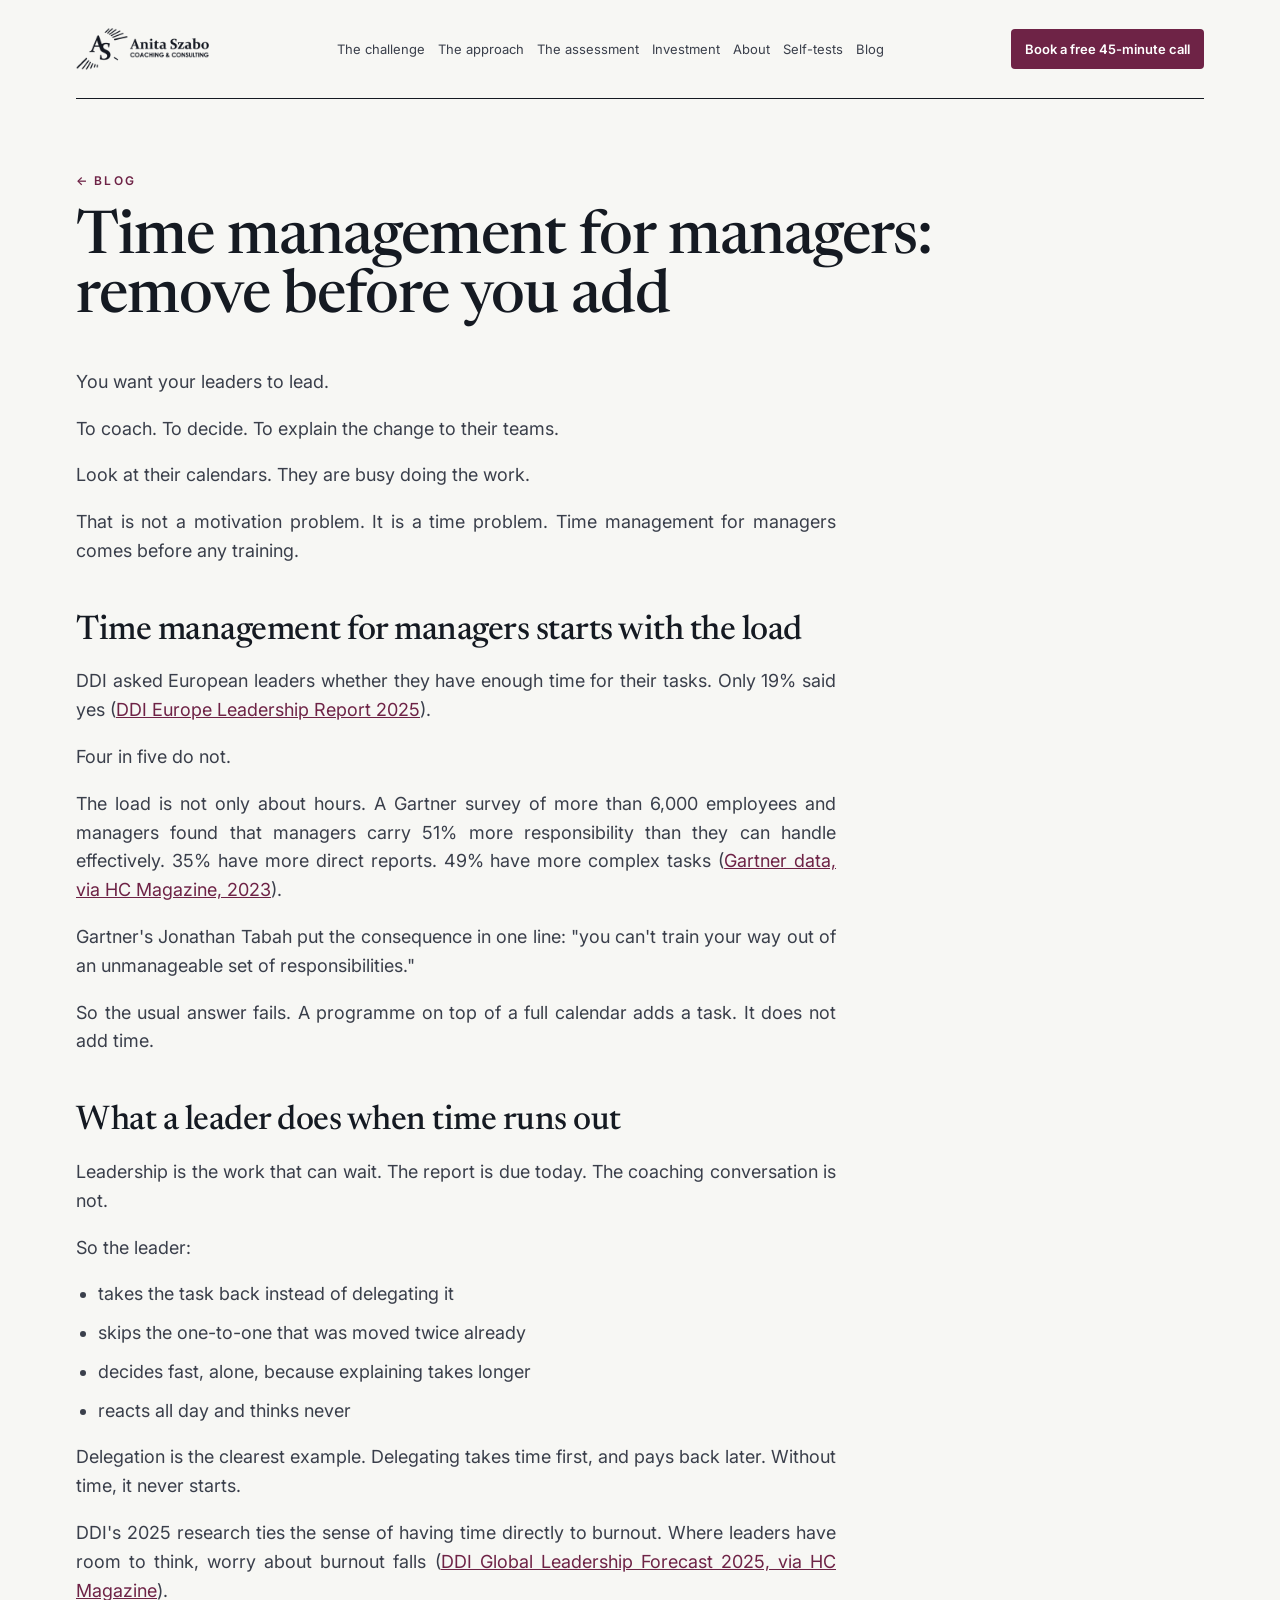
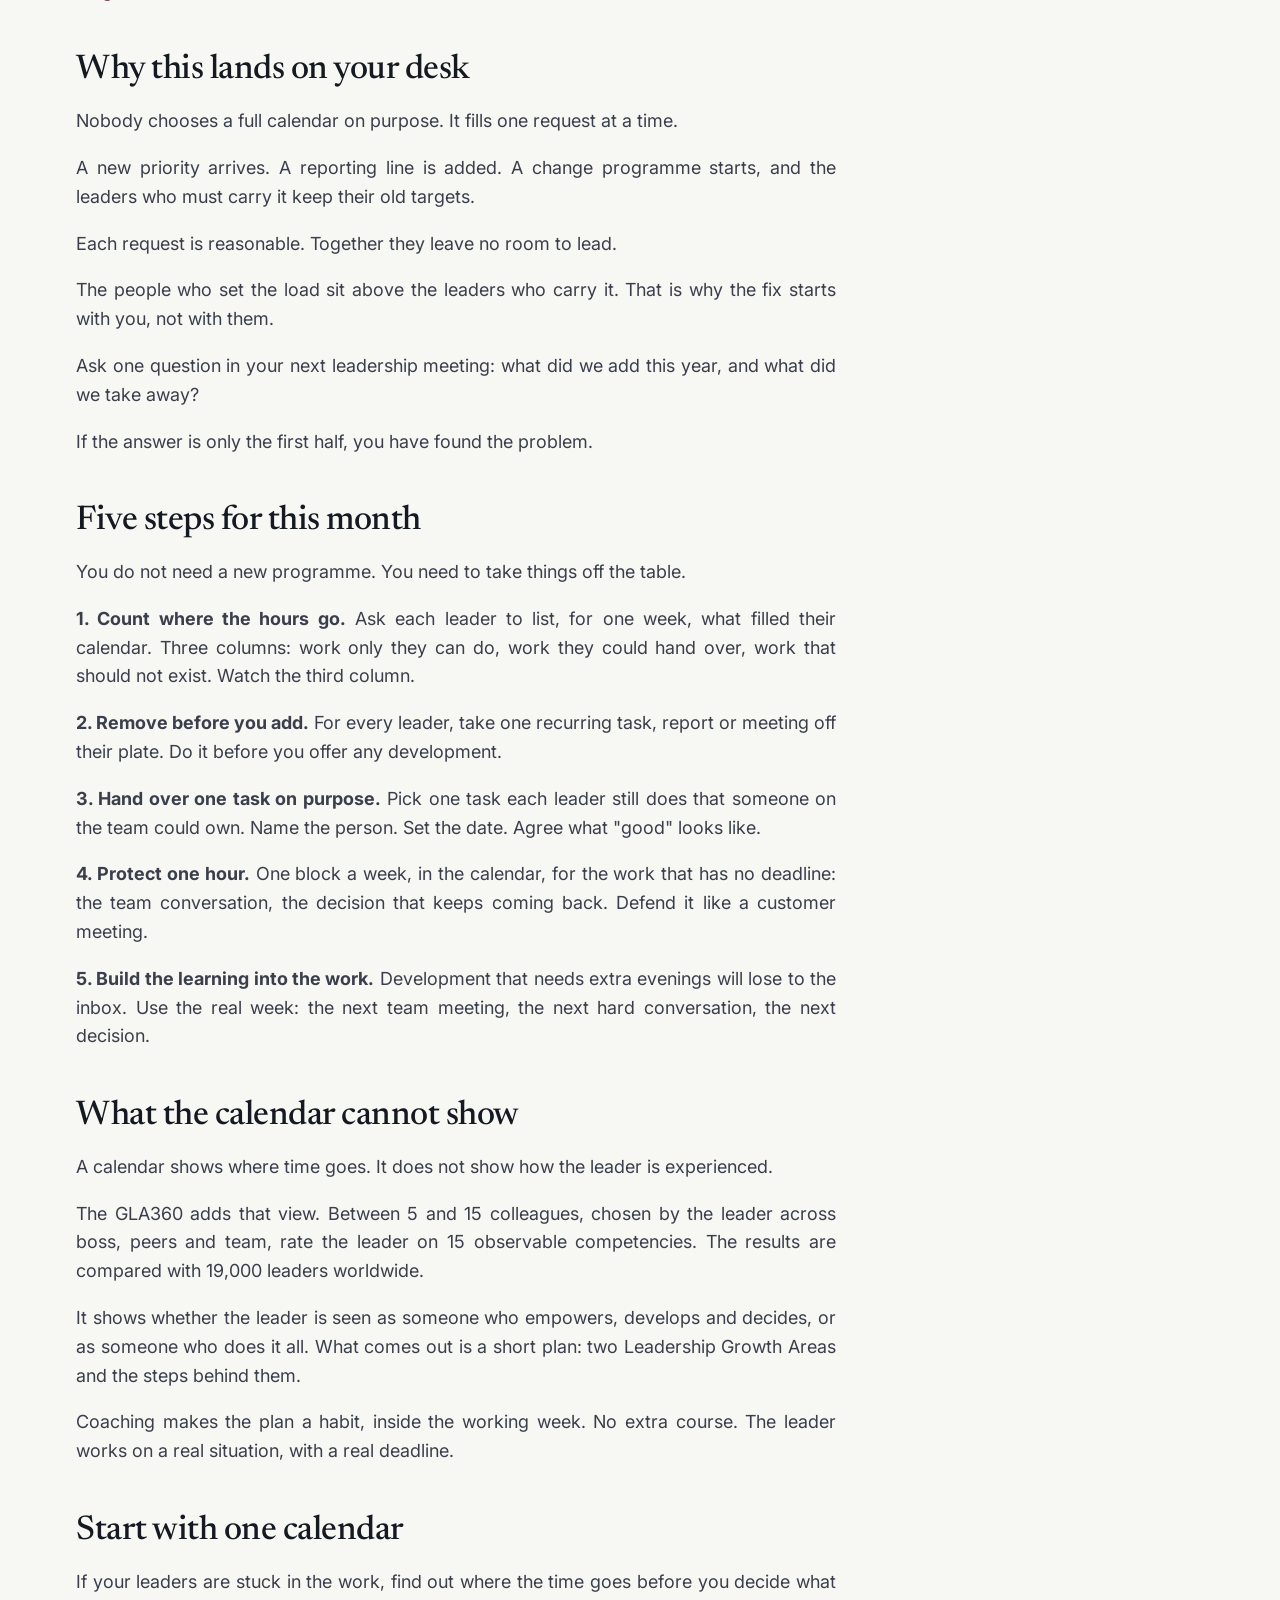
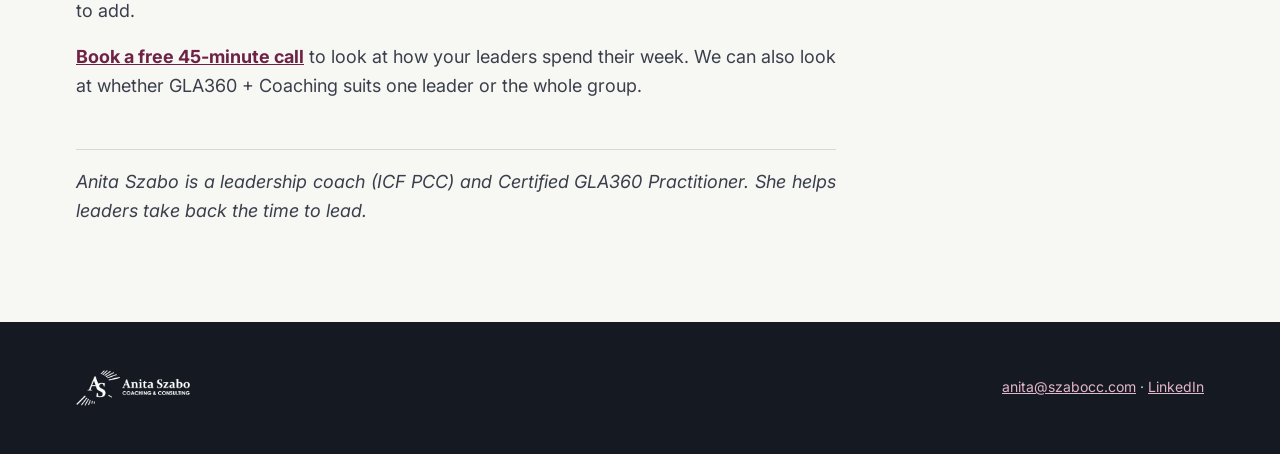
<file: blog-leader-time-management-at-work.html>
<!doctype html><html lang="en"><head><meta charset="utf-8"><meta name="viewport" content="width=device-width, initial-scale=1"><link rel="preconnect" href="https://fonts.googleapis.com"><link rel="preconnect" href="https://fonts.gstatic.com" crossorigin><link href="https://fonts.googleapis.com/css2?family=Newsreader:ital,opsz,wght@0,6..72,500;0,6..72,600;1,6..72,400;1,6..72,500&family=Inter:wght@400;500;600&display=swap" rel="stylesheet"><link rel="stylesheet" href="styles.css"><link rel="stylesheet" href="design-v2.css"><title>Time management for managers: remove before you add · Anita Szabo</title><link rel="icon" href="favicon.ico" sizes="any"><link rel="icon" type="image/png" href="assets/favicon-512.png"><link rel="apple-touch-icon" href="assets/apple-touch-icon.png"><meta name="description" content="Fewer than one in five European leaders have enough time for their tasks. Why time management for managers starts with removing work, and where to begin."><link rel="canonical" href="https://szabocc.com/blog-leader-time-management-at-work.html"><meta property="og:type" content="article"><meta property="og:locale" content="en_US"><meta property="og:title" content="Time management for managers: remove before you add · Anita Szabo"><meta property="og:description" content="Fewer than one in five European leaders have enough time for their tasks. Why time management for managers starts with removing work, and where to begin."><meta property="og:url" content="https://szabocc.com/blog-leader-time-management-at-work.html"><meta property="og:image" content="https://szabocc.com/assets/portre.png"><meta name="twitter:card" content="summary_large_image"><meta name="twitter:title" content="Time management for managers: remove before you add · Anita Szabo"><meta name="twitter:description" content="Fewer than one in five European leaders have enough time for their tasks. Why time management for managers starts with removing work, and where to begin."><meta name="twitter:image" content="https://szabocc.com/assets/portre.png"></head><body><div class="wrap"><nav class="top"><a href="index.html"><img src="assets/as-logo-ink.png" alt="Anita Szabo – Coaching &amp; Consulting"></a><ul><li><a href="index.html#challenge">The challenge</a></li><li><a href="index.html#approach">The approach</a></li><li><a href="index.html#assessment">The assessment</a></li><li><a href="index.html#investment">Investment</a></li><li><a href="index.html#about">About</a></li><li><a href="selftests.html">Self-tests</a></li><li><a href="blog.html">Blog</a></li></ul><a class="nav-cta" href="https://calendly.com/szaboanitacc/discoverycall">Book a free 45-minute call</a></nav><article class="post-page"><p class="kicker"><a href="blog.html" style="text-decoration:none">← Blog</a></p><h1>Time management for managers: remove before you add</h1><div class="prose"><p>You want your leaders to lead.</p>
<p>To coach. To decide. To explain the change to their teams.</p>
<p>Look at their calendars. They are busy doing the work.</p>
<p>That is not a motivation problem. It is a time problem. Time management for managers comes before any training.</p>
<h2>Time management for managers starts with the load</h2>
<p>DDI asked European leaders whether they have enough time for their tasks. Only 19% said yes (<a href="https://www.ddi.com/about/media/europe-leadership-report-2025">DDI Europe Leadership Report 2025</a>).</p>
<p>Four in five do not.</p>
<p>The load is not only about hours. A Gartner survey of more than 6,000 employees and managers found that managers carry 51% more responsibility than they can handle effectively. 35% have more direct reports. 49% have more complex tasks (<a href="https://www.hcamag.com/ca/specialization/leadership/completely-unmanageable-helping-managers-deal-with-impossible-workloads/450510">Gartner data, via HC Magazine, 2023</a>).</p>
<p>Gartner's Jonathan Tabah put the consequence in one line: "you can't train your way out of an unmanageable set of responsibilities."</p>
<p>So the usual answer fails. A programme on top of a full calendar adds a task. It does not add time.</p>
<h2>What a leader does when time runs out</h2>
<p>Leadership is the work that can wait. The report is due today. The coaching conversation is not.</p>
<p>So the leader:</p>
<ul><li>takes the task back instead of delegating it</li><li>skips the one-to-one that was moved twice already</li><li>decides fast, alone, because explaining takes longer</li><li>reacts all day and thinks never</li></ul>
<p>Delegation is the clearest example. Delegating takes time first, and pays back later. Without time, it never starts.</p>
<p>DDI's 2025 research ties the sense of having time directly to burnout. Where leaders have room to think, worry about burnout falls (<a href="https://hcamag.com/us/news/general/rising-stress-among-leaders-fuelling-larger-organisational-crisis/531572">DDI Global Leadership Forecast 2025, via HC Magazine</a>).</p>
<h2>Why this lands on your desk</h2>
<p>Nobody chooses a full calendar on purpose. It fills one request at a time.</p>
<p>A new priority arrives. A reporting line is added. A change programme starts, and the leaders who must carry it keep their old targets.</p>
<p>Each request is reasonable. Together they leave no room to lead.</p>
<p>The people who set the load sit above the leaders who carry it. That is why the fix starts with you, not with them.</p>
<p>Ask one question in your next leadership meeting: what did we add this year, and what did we take away?</p>
<p>If the answer is only the first half, you have found the problem.</p>
<h2>Five steps for this month</h2>
<p>You do not need a new programme. You need to take things off the table.</p>
<p><b>1. Count where the hours go.</b> Ask each leader to list, for one week, what filled their calendar. Three columns: work only they can do, work they could hand over, work that should not exist. Watch the third column.</p>
<p><b>2. Remove before you add.</b> For every leader, take one recurring task, report or meeting off their plate. Do it before you offer any development.</p>
<p><b>3. Hand over one task on purpose.</b> Pick one task each leader still does that someone on the team could own. Name the person. Set the date. Agree what "good" looks like.</p>
<p><b>4. Protect one hour.</b> One block a week, in the calendar, for the work that has no deadline: the team conversation, the decision that keeps coming back. Defend it like a customer meeting.</p>
<p><b>5. Build the learning into the work.</b> Development that needs extra evenings will lose to the inbox. Use the real week: the next team meeting, the next hard conversation, the next decision.</p>
<h2>What the calendar cannot show</h2>
<p>A calendar shows where time goes. It does not show how the leader is experienced.</p>
<p>The GLA360 adds that view. Between 5 and 15 colleagues, chosen by the leader across boss, peers and team, rate the leader on 15 observable competencies. The results are compared with 19,000 leaders worldwide.</p>
<p>It shows whether the leader is seen as someone who empowers, develops and decides, or as someone who does it all. What comes out is a short plan: two Leadership Growth Areas and the steps behind them.</p>
<p>Coaching makes the plan a habit, inside the working week. No extra course. The leader works on a real situation, with a real deadline.</p>
<h2>Start with one calendar</h2>
<p>If your leaders are stuck in the work, find out where the time goes before you decide what to add.</p>
<p><b><a href="https://calendly.com/szaboanitacc/discoverycall">Book a free 45-minute call</a></b> to look at how your leaders spend their week. We can also look at whether GLA360 + Coaching suits one leader or the whole group.</p>
<hr>
<p><em>Anita Szabo is a leadership coach (ICF PCC) and Certified GLA360 Practitioner. She helps leaders take back the time to lead.</em></p></div></article></div><footer><div class="wrap"><img src="assets/as-logo-white.png" alt="Anita Szabo"><div><a href="mailto:anita@szabocc.com">anita@szabocc.com</a> · <a href="https://www.linkedin.com/in/szaboanita/">LinkedIn</a></div></div></footer></body></html>
</file>
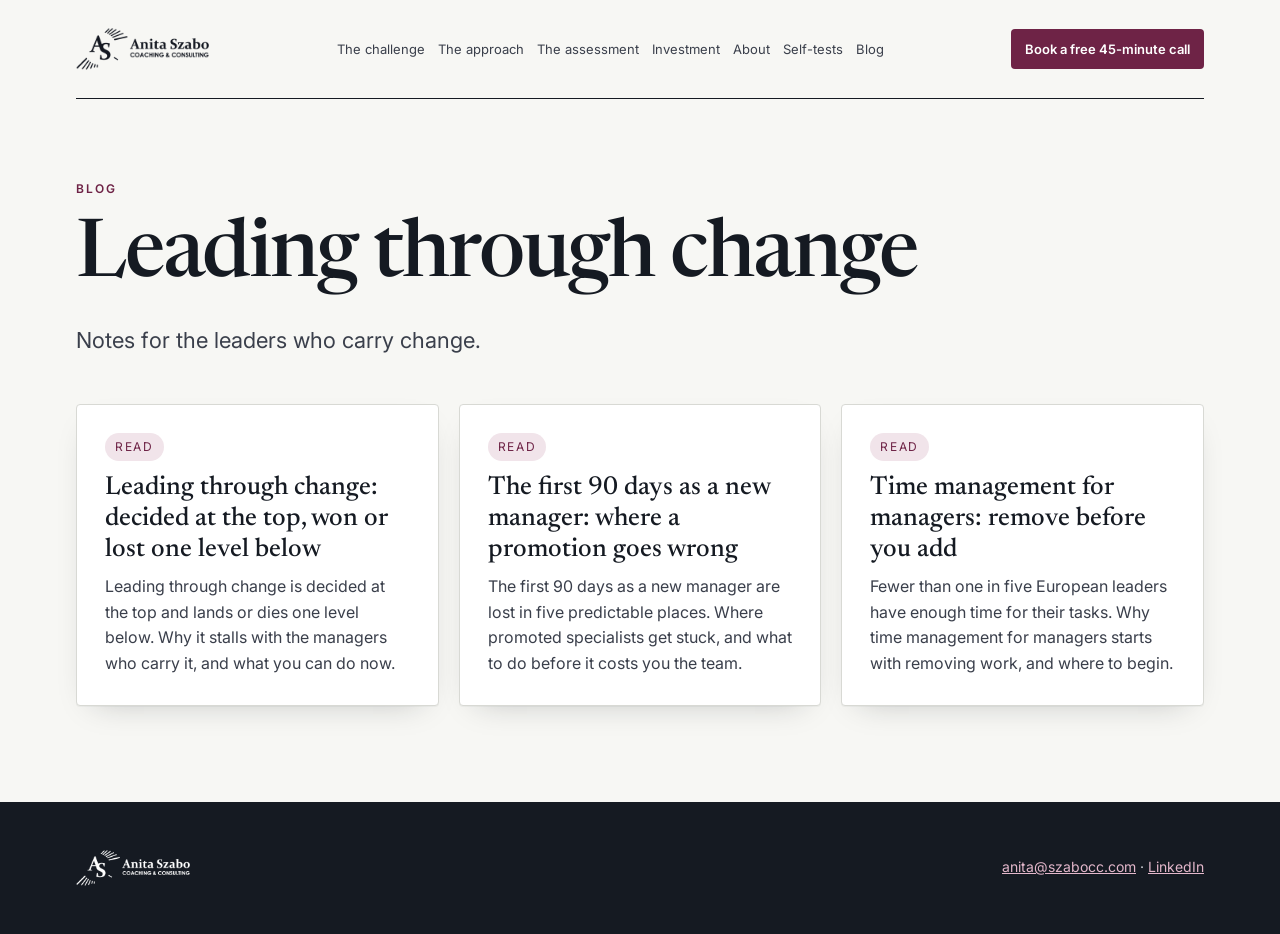
<file: blog.html>
<!doctype html><html lang="en"><head><meta charset="utf-8"><meta name="viewport" content="width=device-width, initial-scale=1"><link rel="preconnect" href="https://fonts.googleapis.com"><link rel="preconnect" href="https://fonts.gstatic.com" crossorigin><link href="https://fonts.googleapis.com/css2?family=Newsreader:ital,opsz,wght@0,6..72,500;0,6..72,600;1,6..72,400;1,6..72,500&family=Inter:wght@400;500;600&display=swap" rel="stylesheet"><link rel="stylesheet" href="styles.css"><link rel="stylesheet" href="design-v2.css"><title>Blog · Anita Szabo</title><link rel="icon" href="favicon.ico" sizes="any"><link rel="icon" type="image/png" href="assets/favicon-512.png"><link rel="apple-touch-icon" href="assets/apple-touch-icon.png"><meta name="description" content="Notes for the leaders who carry change."><link rel="canonical" href="https://szabocc.com/blog.html"><meta property="og:type" content="website"><meta property="og:locale" content="en_US"><meta property="og:title" content="Blog · Anita Szabo"><meta property="og:description" content="Notes for the leaders who carry change."><meta property="og:url" content="https://szabocc.com/blog.html"><meta property="og:image" content="https://szabocc.com/assets/portre.png"><meta name="twitter:card" content="summary_large_image"><meta name="twitter:title" content="Blog · Anita Szabo"><meta name="twitter:description" content="Notes for the leaders who carry change."><meta name="twitter:image" content="https://szabocc.com/assets/portre.png"></head><body><div class="wrap"><nav class="top"><a href="index.html"><img src="assets/as-logo-ink.png" alt="Anita Szabo – Coaching &amp; Consulting"></a><ul><li><a href="index.html#challenge">The challenge</a></li><li><a href="index.html#approach">The approach</a></li><li><a href="index.html#assessment">The assessment</a></li><li><a href="index.html#investment">Investment</a></li><li><a href="index.html#about">About</a></li><li><a href="selftests.html">Self-tests</a></li><li><a href="blog.html">Blog</a></li></ul><a class="nav-cta" href="https://calendly.com/szaboanitacc/discoverycall">Book a free 45-minute call</a></nav><div style="padding:80px 0 96px"><p class="kicker">Blog</p><h1 style="font-size:80px">Leading through change</h1><p class="sub">Notes for the leaders who carry change.</p>
<div class="posts">
<div class="post"><div><h3><a href="blog-change-is-decided-at-the-top.html">Leading through change: decided at the top, won or lost one level below</a></h3><p>Leading through change is decided at the top and lands or dies one level below. Why it stalls with the managers who carry it, and what you can do now.</p></div><span class="soon">Read</span></div>
<div class="post"><div><h3><a href="blog-first-90-days-after-a-promotion.html">The first 90 days as a new manager: where a promotion goes wrong</a></h3><p>The first 90 days as a new manager are lost in five predictable places. Where promoted specialists get stuck, and what to do before it costs you the team.</p></div><span class="soon">Read</span></div>
<div class="post"><div><h3><a href="blog-leader-time-management-at-work.html">Time management for managers: remove before you add</a></h3><p>Fewer than one in five European leaders have enough time for their tasks. Why time management for managers starts with removing work, and where to begin.</p></div><span class="soon">Read</span></div>
</div></div></div><footer><div class="wrap"><img src="assets/as-logo-white.png" alt="Anita Szabo"><div><a href="mailto:anita@szabocc.com">anita@szabocc.com</a> · <a href="https://www.linkedin.com/in/szaboanita/">LinkedIn</a></div></div></footer></body></html>
</file>
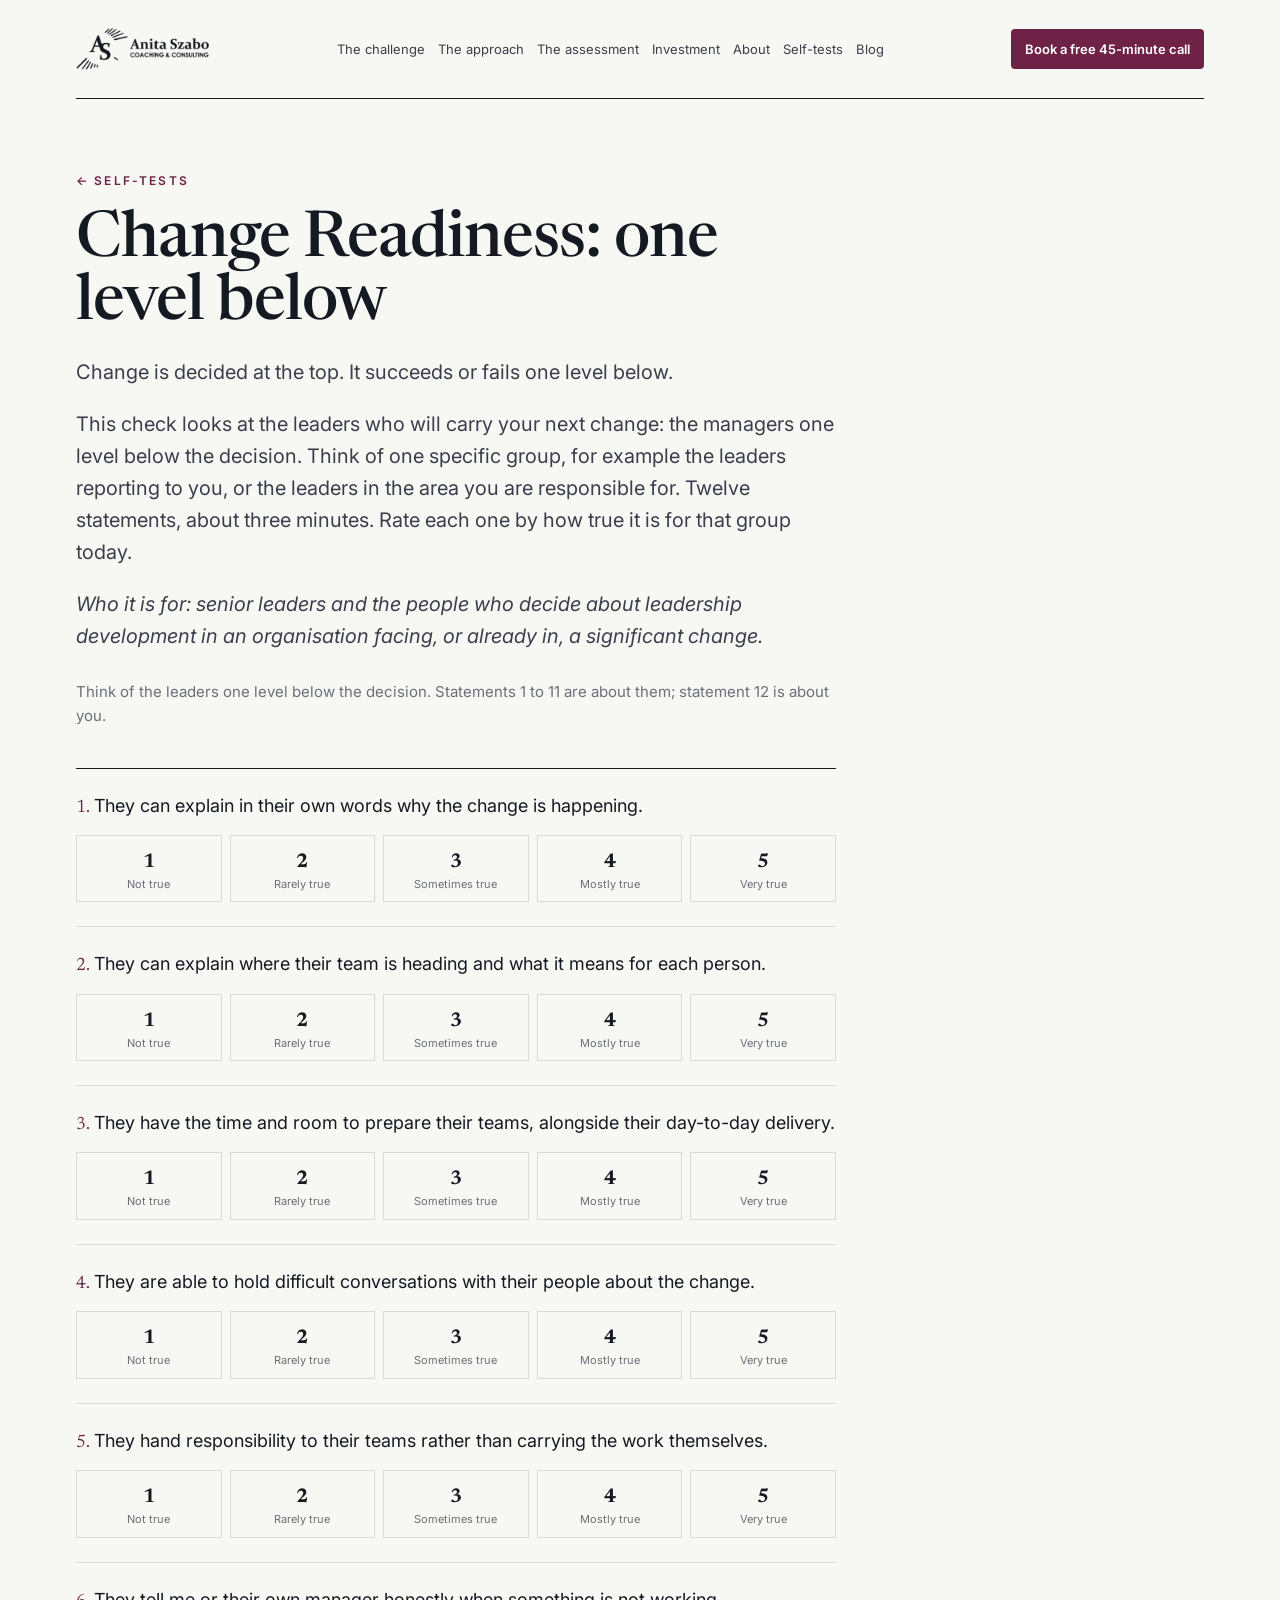
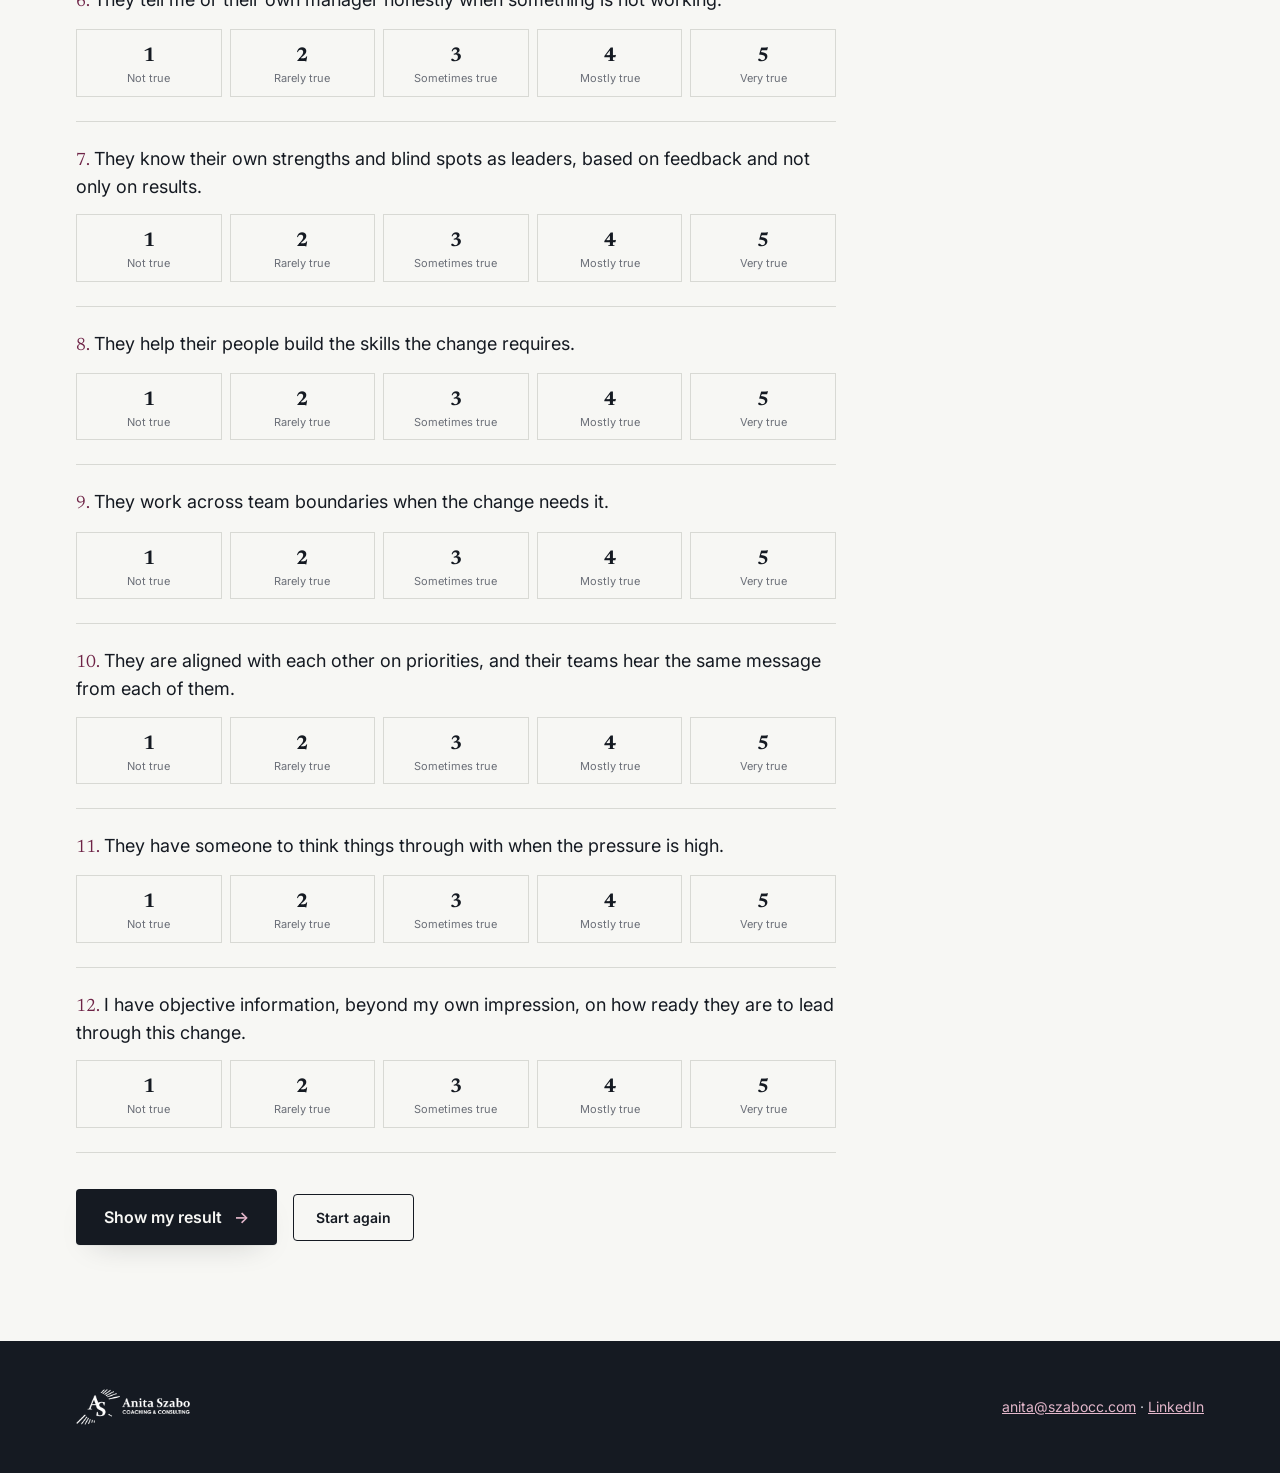
<file: selftest-change-readiness-one-level-below.html>
<!doctype html><html lang="en"><head><meta charset="utf-8"><meta name="viewport" content="width=device-width, initial-scale=1"><link rel="preconnect" href="https://fonts.googleapis.com"><link rel="preconnect" href="https://fonts.gstatic.com" crossorigin><link href="https://fonts.googleapis.com/css2?family=Newsreader:ital,opsz,wght@0,6..72,500;0,6..72,600;1,6..72,400;1,6..72,500&family=Inter:wght@400;500;600&display=swap" rel="stylesheet"><link rel="stylesheet" href="styles.css"><link rel="stylesheet" href="design-v2.css"><title>Change Readiness: one level below · Anita Szabo</title><link rel="icon" href="favicon.ico" sizes="any"><link rel="icon" type="image/png" href="assets/favicon-512.png"><link rel="apple-touch-icon" href="assets/apple-touch-icon.png"><meta name="description" content="For senior leaders and sponsors of a change. How ready are the leaders one level below the decision? About three minutes."><link rel="canonical" href="https://szabocc.com/selftest-change-readiness-one-level-below.html"><meta property="og:type" content="website"><meta property="og:locale" content="en_US"><meta property="og:title" content="Change Readiness: one level below · Anita Szabo"><meta property="og:description" content="For senior leaders and sponsors of a change. How ready are the leaders one level below the decision? About three minutes."><meta property="og:url" content="https://szabocc.com/selftest-change-readiness-one-level-below.html"><meta property="og:image" content="https://szabocc.com/assets/portre.png"><meta name="twitter:card" content="summary_large_image"><meta name="twitter:title" content="Change Readiness: one level below · Anita Szabo"><meta name="twitter:description" content="For senior leaders and sponsors of a change. How ready are the leaders one level below the decision? About three minutes."><meta name="twitter:image" content="https://szabocc.com/assets/portre.png"></head><body><div class="wrap"><nav class="top"><a href="index.html"><img src="assets/as-logo-ink.png" alt="Anita Szabo – Coaching &amp; Consulting"></a><ul><li><a href="index.html#challenge">The challenge</a></li><li><a href="index.html#approach">The approach</a></li><li><a href="index.html#assessment">The assessment</a></li><li><a href="index.html#investment">Investment</a></li><li><a href="index.html#about">About</a></li><li><a href="selftests.html">Self-tests</a></li><li><a href="blog.html">Blog</a></li></ul><a class="nav-cta" href="https://calendly.com/szaboanitacc/discoverycall">Book a free 45-minute call</a></nav><div class="test"><p class="kicker"><a href="selftests.html" style="text-decoration:none">← Self-tests</a></p><h1>Change Readiness: one level below</h1><p class="lead">Change is decided at the top. It succeeds or fails one level below.</p><p class="lead">This check looks at the leaders who will carry your next change: the managers one level below the decision. Think of one specific group, for example the leaders reporting to you, or the leaders in the area you are responsible for. Twelve statements, about three minutes. Rate each one by how true it is for that group today.</p><p class="lead"><em>Who it is for: senior leaders and the people who decide about leadership development in an organisation facing, or already in, a significant change.</em></p><p class="note" style="font-size:15px">Think of the leaders one level below the decision. Statements 1 to 11 are about them; statement 12 is about you.</p><form id="f" novalidate><ol id="qs" class="qs"></ol><p id="err" class="err" style="display:none"></p><button class="cta" type="submit">Show my result <span aria-hidden="true">→</span></button> <button class="cta alt" type="button" id="again">Start again</button></form><div id="res" class="result" style="display:none" tabindex="-1"></div></div></div><footer><div class="wrap"><img src="assets/as-logo-white.png" alt="Anita Szabo"><div><a href="mailto:anita@szabocc.com">anita@szabocc.com</a> · <a href="https://www.linkedin.com/in/szaboanita/">LinkedIn</a></div></div></footer><script type="application/json" id="td">{"slug": "change-readiness-one-level-below", "n": 2, "title": "Change Readiness: one level below", "intro": ["Change is decided at the top. It succeeds or fails one level below.", "This check looks at the leaders who will carry your next change: the managers one level below the decision. Think of one specific group, for example the leaders reporting to you, or the leaders in the area you are responsible for. Twelve statements, about three minutes. Rate each one by how true it is for that group today.", "<em>Who it is for: senior leaders and the people who decide about leadership development in an organisation facing, or already in, a significant change.<\/em>"], "scale": ["1 = Not true", "2 = Rarely true", "3 = Sometimes true", "4 = Mostly true", "5 = Very true"], "statements": [{"t": "They can explain in their own words why the change is happening.", "style": null}, {"t": "They can explain where their team is heading and what it means for each person.", "style": null}, {"t": "They have the time and room to prepare their teams, alongside their day-to-day delivery.", "style": null}, {"t": "They are able to hold difficult conversations with their people about the change.", "style": null}, {"t": "They hand responsibility to their teams rather than carrying the work themselves.", "style": null}, {"t": "They tell me or their own manager honestly when something is not working.", "style": null}, {"t": "They know their own strengths and blind spots as leaders, based on feedback and not only on results.", "style": null}, {"t": "They help their people build the skills the change requires.", "style": null}, {"t": "They work across team boundaries when the change needs it.", "style": null}, {"t": "They are aligned with each other on priorities, and their teams hear the same message from each of them.", "style": null}, {"t": "They have someone to think things through with when the pressure is high.", "style": null}, {"t": "I have objective information, beyond my own impression, on how ready they are to lead through this change.", "style": null}], "stmt_note": "Think of the leaders one level below the decision. Statements 1 to 11 are about them; statement 12 is about you.", "closing": "This is a self-reflection tool, not a psychometric test. It captures your perception of a group of leaders, not an assessment of any individual. Your answers are not stored or sent anywhere.", "cta_link": "https://calendly.com/szaboanitacc/discoverycall", "next": {"title": "What you can do next", "lead": "Your score is one perspective. GLA360 gives your leaders the full picture.", "p": ["The Global Leadership Assessment shows how a leader is experienced by their boss, peers and team, across 15 observable leadership competencies.", "It can be run for a whole group: with six or more leaders, a Team Profile shows the blind spots they share, and team coaching builds a common way of leading."], "primary": ["index.html#assessment", "Get the full picture"], "secondary": "Book a free 45-minute call"}, "bands": [{"lo": 12, "hi": 28, "title": "The risk sits one level below", "p": ["Your answers suggest that the leaders who will carry the change are not yet ready to do so. This is rarely a question of willingness. Change comes in quickly, there is little time to prepare every leader one by one, and without objective data it is hard to see who is ready to lead through it.", "Where to look first: the statements you rated 1 or 2. Those are the places where the change is most likely to get stuck. Which of them could be addressed in the next month?", "An objective picture of how each of these leaders is seen by their boss, peers and teams shows where to focus. Coaching on the areas that matter most can then build on it. That is the idea behind GLA360."]}, {"lo": 29, "hi": 44, "title": "A mixed picture", "p": ["Some of the foundations are in place and others are not. Typically the picture differs from leader to leader: a few are ready, a few need support, and from the top it is hard to tell which is which.", "Compare your highest and lowest scores. The gap between them shows where support would make the biggest difference. Statement 12 is worth a second look: if your information about readiness comes mostly from impressions, an objective view can change the picture.", "GLA360 gives a 360-degree view of how a leader is seen by their boss, peers and team. Coaching can then build on the growth areas it shows."]}, {"lo": 45, "hi": 60, "title": "Well prepared, keep it visible", "p": ["Your answers describe a group of leaders who look well prepared to carry the change. That is a good starting point. Change programmes can run for a long time, and readiness can drop when pressure builds or when circumstances shift.", "Consider how you will keep checking, for example by asking the leaders themselves how they see it, and by looking at data rather than impressions. If you want an objective view to confirm your impression, a conversation is a low-effort first step."]}]}</script><script>
(function(){
var T=JSON.parse(document.getElementById('td').textContent);
var form=document.getElementById('f'),res=document.getElementById('res'),err=document.getElementById('err');
var sc=T.scale.map(function(s){return s.replace(/^\d\s*=\s*/,'')});
var ol=document.getElementById('qs');
T.statements.forEach(function(s,i){
 var li=document.createElement('li');li.className='q';
 var h='<p class="qt">'+s.t+'</p><div class="opts" role="radiogroup">';
 for(var v=1;v<=5;v++){h+='<label><input type="radio" name="q'+i+'" value="'+v+'"><span><b>'+v+'</b><small>'+sc[v-1]+'</small></span></label>';}
 li.innerHTML=h+'</div>';ol.appendChild(li);
});
function ctaBlock(){
 if(T.next){
  var N=T.next,h='<h3 style="margin-top:36px">'+N.title+'</h3><p><strong>'+N.lead+'</strong></p>';
  N.p.forEach(function(p){h+='<p>'+p+'</p>'});
  h+='<a class="cta" href="'+N.primary[0]+'">'+N.primary[1]+' <span aria-hidden="true">→</span></a> <a class="cta alt" href="'+T.cta_link+'">'+N.secondary+' <span aria-hidden="true">→</span></a>';
  return h;
 }
 var h='<a class="cta" href="'+T.cta_link+'">Book a free 45-minute call <span aria-hidden="true">→</span></a>';
 return h;
}
form.addEventListener('submit',function(e){
 e.preventDefault();var a=[];
 for(var i=0;i<T.statements.length;i++){var c=form.querySelector('input[name=q'+i+']:checked');if(!c){err.style.display='block';err.textContent='Please answer all '+T.statements.length+' statements to see your result (statement '+(i+1)+' is still open).';return;}a.push(+c.value);}
 err.style.display='none';var h='';
 if(T.bands){
  var tot=a.reduce(function(x,y){return x+y},0);
  var b=T.bands.filter(function(b){return tot>=b.lo&&tot<=b.hi})[0];
  h+='<p class="kicker">Your result · '+tot+' of 60</p><h2>'+b.title+'</h2>';
  b.p.forEach(function(p){h+='<p>'+p+'</p>'});
  if(T.cta_extra&&b!==T.bands[2]){h+='<p>'+T.cta_extra+' <a href="'+T.cta_extra_link[0]+'">'+T.cta_extra_link[1]+'</a></p>';}
 }else{
  var names=['Coercive','Authoritative','Affiliative','Democratic','Pacesetting','Coaching'],sco={};
  names.forEach(function(n){sco[n]=0});
  T.statements.forEach(function(s,i){sco[s.style]+=a[i]});
  var order=['Authoritative','Coaching','Democratic','Affiliative','Pacesetting','Coercive'];
  var ranked=order.slice().sort(function(x,y){return sco[y]-sco[x]||order.indexOf(x)-order.indexOf(y)});
  var dom=ranked[0],comp=ranked[1];
  var vals=names.map(function(n){return sco[n]});
  h+='<p class="kicker">Your result</p>';
  if(Math.max.apply(null,vals)-Math.min.apply(null,vals)<=1)h+='<p><em>Your answers are spread evenly across the styles. That is a sign of flexibility; the result below shows the styles you reach for first.</em></p>';
  h+='<h2>'+dom+'</h2>';T.results[dom].forEach(function(p){h+='<p>'+p+'</p>'});
  h+='<p class="comp">'+T.comp[comp]+'</p>';
  h+='<h3 style="margin-top:36px">What to do with it</h3>';T.after.forEach(function(p){h+='<p>'+p+'</p>'});
 }
 h+='<p>'+(T.cta_all||'')+'</p>'+ctaBlock()+'<p class="note">'+T.closing+'</p>';
 res.innerHTML=h;res.style.display='block';res.scrollIntoView({behavior:'smooth',block:'start'});
});
document.getElementById('again').addEventListener('click',function(){form.reset();res.style.display='none';window.scrollTo({top:0,behavior:'smooth'})});
})();
</script></body></html>
</file>
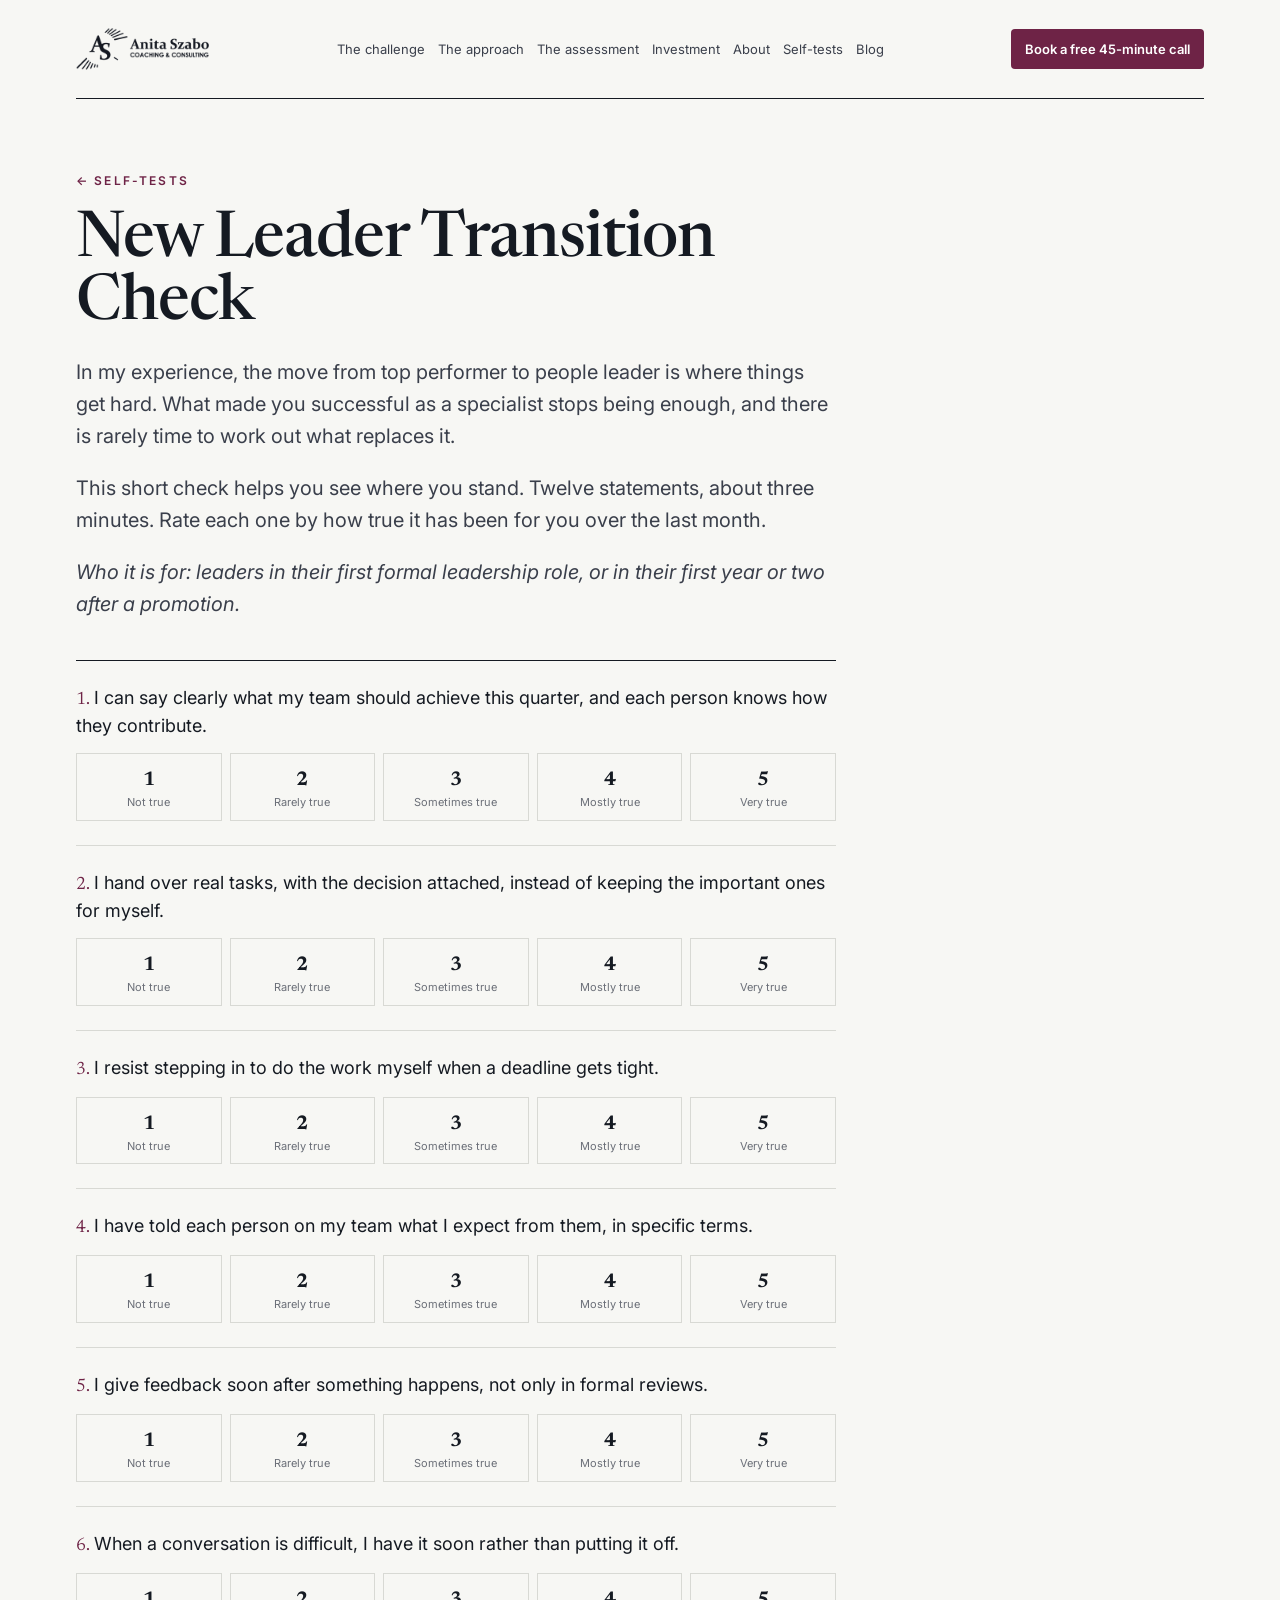
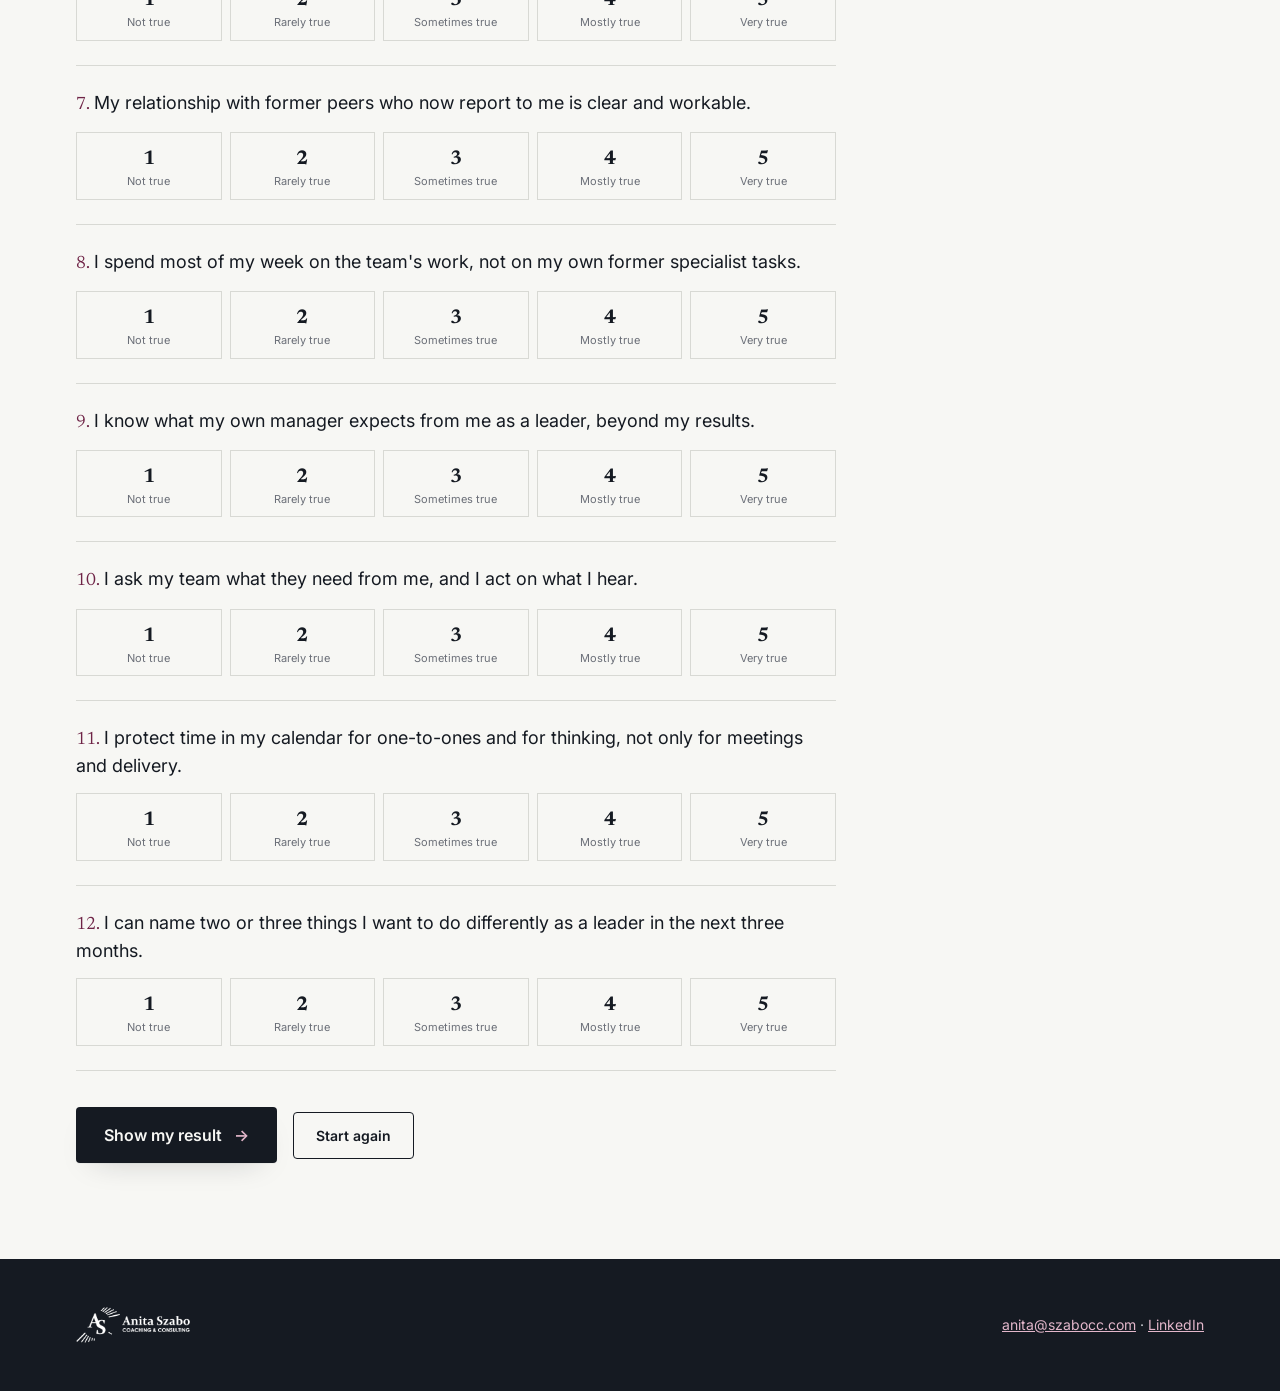
<file: selftest-new-leader-transition-check.html>
<!doctype html><html lang="en"><head><meta charset="utf-8"><meta name="viewport" content="width=device-width, initial-scale=1"><link rel="preconnect" href="https://fonts.googleapis.com"><link rel="preconnect" href="https://fonts.gstatic.com" crossorigin><link href="https://fonts.googleapis.com/css2?family=Newsreader:ital,opsz,wght@0,6..72,500;0,6..72,600;1,6..72,400;1,6..72,500&family=Inter:wght@400;500;600&display=swap" rel="stylesheet"><link rel="stylesheet" href="styles.css"><link rel="stylesheet" href="design-v2.css"><title>New Leader Transition Check · Anita Szabo</title><link rel="icon" href="favicon.ico" sizes="any"><link rel="icon" type="image/png" href="assets/favicon-512.png"><link rel="apple-touch-icon" href="assets/apple-touch-icon.png"><meta name="description" content="For leaders in a first formal leadership role. Twelve statements, about three minutes."><link rel="canonical" href="https://szabocc.com/selftest-new-leader-transition-check.html"><meta property="og:type" content="website"><meta property="og:locale" content="en_US"><meta property="og:title" content="New Leader Transition Check · Anita Szabo"><meta property="og:description" content="For leaders in a first formal leadership role. Twelve statements, about three minutes."><meta property="og:url" content="https://szabocc.com/selftest-new-leader-transition-check.html"><meta property="og:image" content="https://szabocc.com/assets/portre.png"><meta name="twitter:card" content="summary_large_image"><meta name="twitter:title" content="New Leader Transition Check · Anita Szabo"><meta name="twitter:description" content="For leaders in a first formal leadership role. Twelve statements, about three minutes."><meta name="twitter:image" content="https://szabocc.com/assets/portre.png"></head><body><div class="wrap"><nav class="top"><a href="index.html"><img src="assets/as-logo-ink.png" alt="Anita Szabo – Coaching &amp; Consulting"></a><ul><li><a href="index.html#challenge">The challenge</a></li><li><a href="index.html#approach">The approach</a></li><li><a href="index.html#assessment">The assessment</a></li><li><a href="index.html#investment">Investment</a></li><li><a href="index.html#about">About</a></li><li><a href="selftests.html">Self-tests</a></li><li><a href="blog.html">Blog</a></li></ul><a class="nav-cta" href="https://calendly.com/szaboanitacc/discoverycall">Book a free 45-minute call</a></nav><div class="test"><p class="kicker"><a href="selftests.html" style="text-decoration:none">← Self-tests</a></p><h1>New Leader Transition Check</h1><p class="lead">In my experience, the move from top performer to people leader is where things get hard. What made you successful as a specialist stops being enough, and there is rarely time to work out what replaces it.</p><p class="lead">This short check helps you see where you stand. Twelve statements, about three minutes. Rate each one by how true it has been for you over the last month.</p><p class="lead"><em>Who it is for: leaders in their first formal leadership role, or in their first year or two after a promotion.</em></p><form id="f" novalidate><ol id="qs" class="qs"></ol><p id="err" class="err" style="display:none"></p><button class="cta" type="submit">Show my result <span aria-hidden="true">→</span></button> <button class="cta alt" type="button" id="again">Start again</button></form><div id="res" class="result" style="display:none" tabindex="-1"></div></div></div><footer><div class="wrap"><img src="assets/as-logo-white.png" alt="Anita Szabo"><div><a href="mailto:anita@szabocc.com">anita@szabocc.com</a> · <a href="https://www.linkedin.com/in/szaboanita/">LinkedIn</a></div></div></footer><script type="application/json" id="td">{"slug": "new-leader-transition-check", "n": 1, "title": "New Leader Transition Check", "intro": ["In my experience, the move from top performer to people leader is where things get hard. What made you successful as a specialist stops being enough, and there is rarely time to work out what replaces it.", "This short check helps you see where you stand. Twelve statements, about three minutes. Rate each one by how true it has been for you over the last month.", "<em>Who it is for: leaders in their first formal leadership role, or in their first year or two after a promotion.<\/em>"], "scale": ["1 = Not true", "2 = Rarely true", "3 = Sometimes true", "4 = Mostly true", "5 = Very true"], "statements": [{"t": "I can say clearly what my team should achieve this quarter, and each person knows how they contribute.", "style": null}, {"t": "I hand over real tasks, with the decision attached, instead of keeping the important ones for myself.", "style": null}, {"t": "I resist stepping in to do the work myself when a deadline gets tight.", "style": null}, {"t": "I have told each person on my team what I expect from them, in specific terms.", "style": null}, {"t": "I give feedback soon after something happens, not only in formal reviews.", "style": null}, {"t": "When a conversation is difficult, I have it soon rather than putting it off.", "style": null}, {"t": "My relationship with former peers who now report to me is clear and workable.", "style": null}, {"t": "I spend most of my week on the team's work, not on my own former specialist tasks.", "style": null}, {"t": "I know what my own manager expects from me as a leader, beyond my results.", "style": null}, {"t": "I ask my team what they need from me, and I act on what I hear.", "style": null}, {"t": "I protect time in my calendar for one-to-ones and for thinking, not only for meetings and delivery.", "style": null}, {"t": "I can name two or three things I want to do differently as a leader in the next three months.", "style": null}], "stmt_note": "", "closing": "This is a self-reflection tool, not a psychometric test. It does not diagnose, predict performance or replace a professional assessment. Your answers are not stored or sent anywhere.", "cta_link": "https://calendly.com/szaboanitacc/discoverycall", "cta_extra": "The First Time Leader Programme is designed for leaders in the first stretch of a new role.\"* (link to the programme section)", "cta_extra_link": ["index.html#investment", "See the First Time Leader Programme"], "bands": [{"lo": 12, "hi": 28, "title": "Still finding your footing", "p": ["Your answers suggest the step from doing to leading is still taking shape. That is common in the first months, and it is not a verdict on you. Many new leaders keep delivering the way that got them promoted, because it is what they know works, and the habits of leading through others have not yet had time to form.", "Three questions to take with you: What is the one task you still hold on to that someone on your team could own? Which expectation have you not yet said out loud? Which conversation are you postponing?", "A structured start can help: an objective picture of how your team sees you, and someone to think it through with. That is what the First Time Leader Programme is built for."]}, {"lo": 29, "hi": 44, "title": "Building momentum", "p": ["Your answers show a mixed picture. Some of the habits of leading through others are in place, others are not yet. This is the stage where small, deliberate changes make the most difference.", "Look at the statements where you scored 3 or lower. Pick one and decide what you will do differently in the next two weeks. Then notice what changes in your team.", "If you would like a sparring partner while you build these habits, the First Time Leader Programme combines an objective view of how others see you with coaching on the areas you choose."]}, {"lo": 45, "hi": 60, "title": "Leading through others", "p": ["Your answers describe someone who has largely made the shift from doing to leading. The question now is less about the basics and more about what comes next: how you lead when the pressure rises, and where your own blind spots are.", "Even strong leaders have blind spots, and by definition these are hard to see from the inside. Feedback from the people around you can show what you cannot see yourself. A conversation can show whether it is worth doing now."]}]}</script><script>
(function(){
var T=JSON.parse(document.getElementById('td').textContent);
var form=document.getElementById('f'),res=document.getElementById('res'),err=document.getElementById('err');
var sc=T.scale.map(function(s){return s.replace(/^\d\s*=\s*/,'')});
var ol=document.getElementById('qs');
T.statements.forEach(function(s,i){
 var li=document.createElement('li');li.className='q';
 var h='<p class="qt">'+s.t+'</p><div class="opts" role="radiogroup">';
 for(var v=1;v<=5;v++){h+='<label><input type="radio" name="q'+i+'" value="'+v+'"><span><b>'+v+'</b><small>'+sc[v-1]+'</small></span></label>';}
 li.innerHTML=h+'</div>';ol.appendChild(li);
});
function ctaBlock(){
 var h='<a class="cta" href="'+T.cta_link+'">Book a free 45-minute call <span aria-hidden="true">→</span></a>';
 return h;
}
form.addEventListener('submit',function(e){
 e.preventDefault();var a=[];
 for(var i=0;i<T.statements.length;i++){var c=form.querySelector('input[name=q'+i+']:checked');if(!c){err.style.display='block';err.textContent='Please answer all '+T.statements.length+' statements to see your result (statement '+(i+1)+' is still open).';return;}a.push(+c.value);}
 err.style.display='none';var h='';
 if(T.bands){
  var tot=a.reduce(function(x,y){return x+y},0);
  var b=T.bands.filter(function(b){return tot>=b.lo&&tot<=b.hi})[0];
  h+='<p class="kicker">Your result · '+tot+' of 60</p><h2>'+b.title+'</h2>';
  b.p.forEach(function(p){h+='<p>'+p+'</p>'});
  if(T.cta_extra&&b!==T.bands[2]){h+='<p>'+T.cta_extra+' <a href="'+T.cta_extra_link[0]+'">'+T.cta_extra_link[1]+'</a></p>';}
 }else{
  var names=['Coercive','Authoritative','Affiliative','Democratic','Pacesetting','Coaching'],sco={};
  names.forEach(function(n){sco[n]=0});
  T.statements.forEach(function(s,i){sco[s.style]+=a[i]});
  var order=['Authoritative','Coaching','Democratic','Affiliative','Pacesetting','Coercive'];
  var ranked=order.slice().sort(function(x,y){return sco[y]-sco[x]||order.indexOf(x)-order.indexOf(y)});
  var dom=ranked[0],comp=ranked[1];
  var vals=names.map(function(n){return sco[n]});
  h+='<p class="kicker">Your result</p>';
  if(Math.max.apply(null,vals)-Math.min.apply(null,vals)<=1)h+='<p><em>Your answers are spread evenly across the styles. That is a sign of flexibility; the result below shows the styles you reach for first.</em></p>';
  h+='<h2>'+dom+'</h2>';T.results[dom].forEach(function(p){h+='<p>'+p+'</p>'});
  h+='<p class="comp">'+T.comp[comp]+'</p>';
  h+='<h3 style="margin-top:36px">What to do with it</h3>';T.after.forEach(function(p){h+='<p>'+p+'</p>'});
 }
 h+='<p>'+(T.cta_all||'')+'</p>'+ctaBlock()+'<p class="note">'+T.closing+'</p>';
 res.innerHTML=h;res.style.display='block';res.scrollIntoView({behavior:'smooth',block:'start'});
});
document.getElementById('again').addEventListener('click',function(){form.reset();res.style.display='none';window.scrollTo({top:0,behavior:'smooth'})});
})();
</script></body></html>
</file>
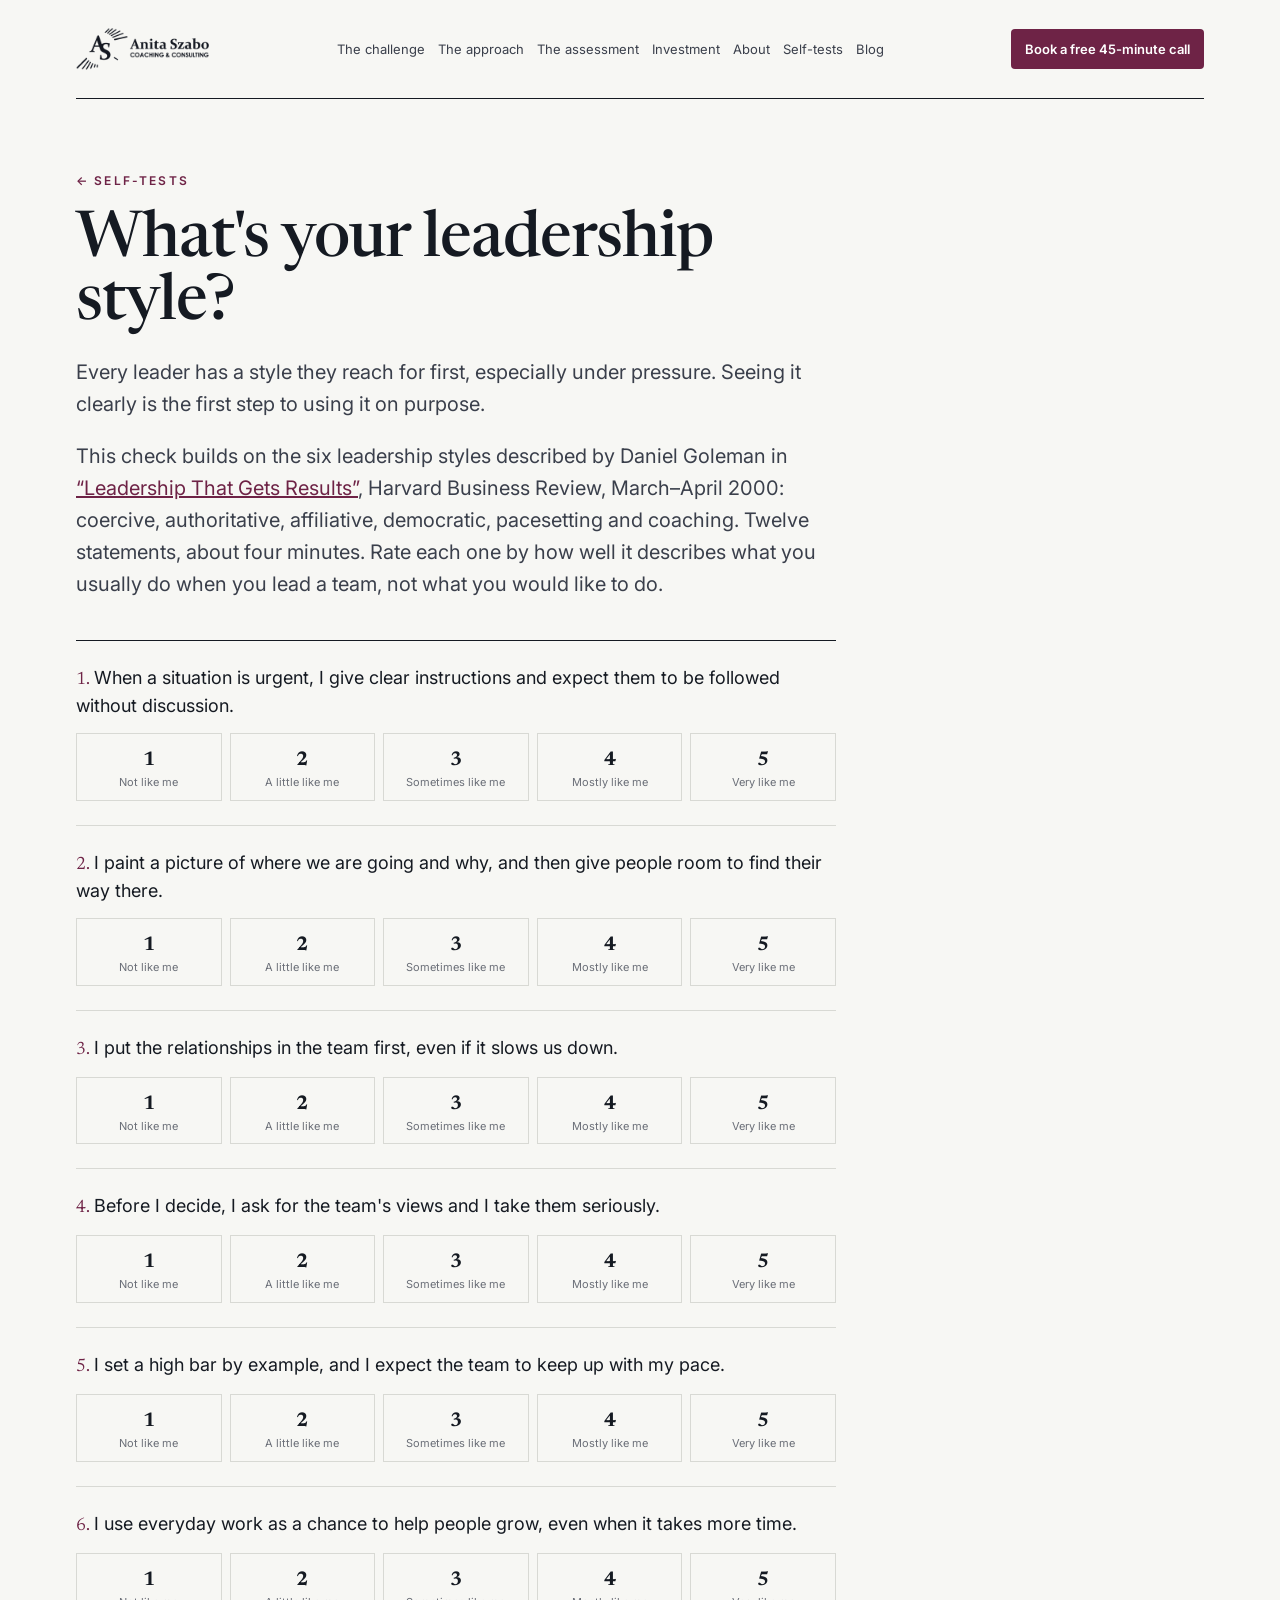
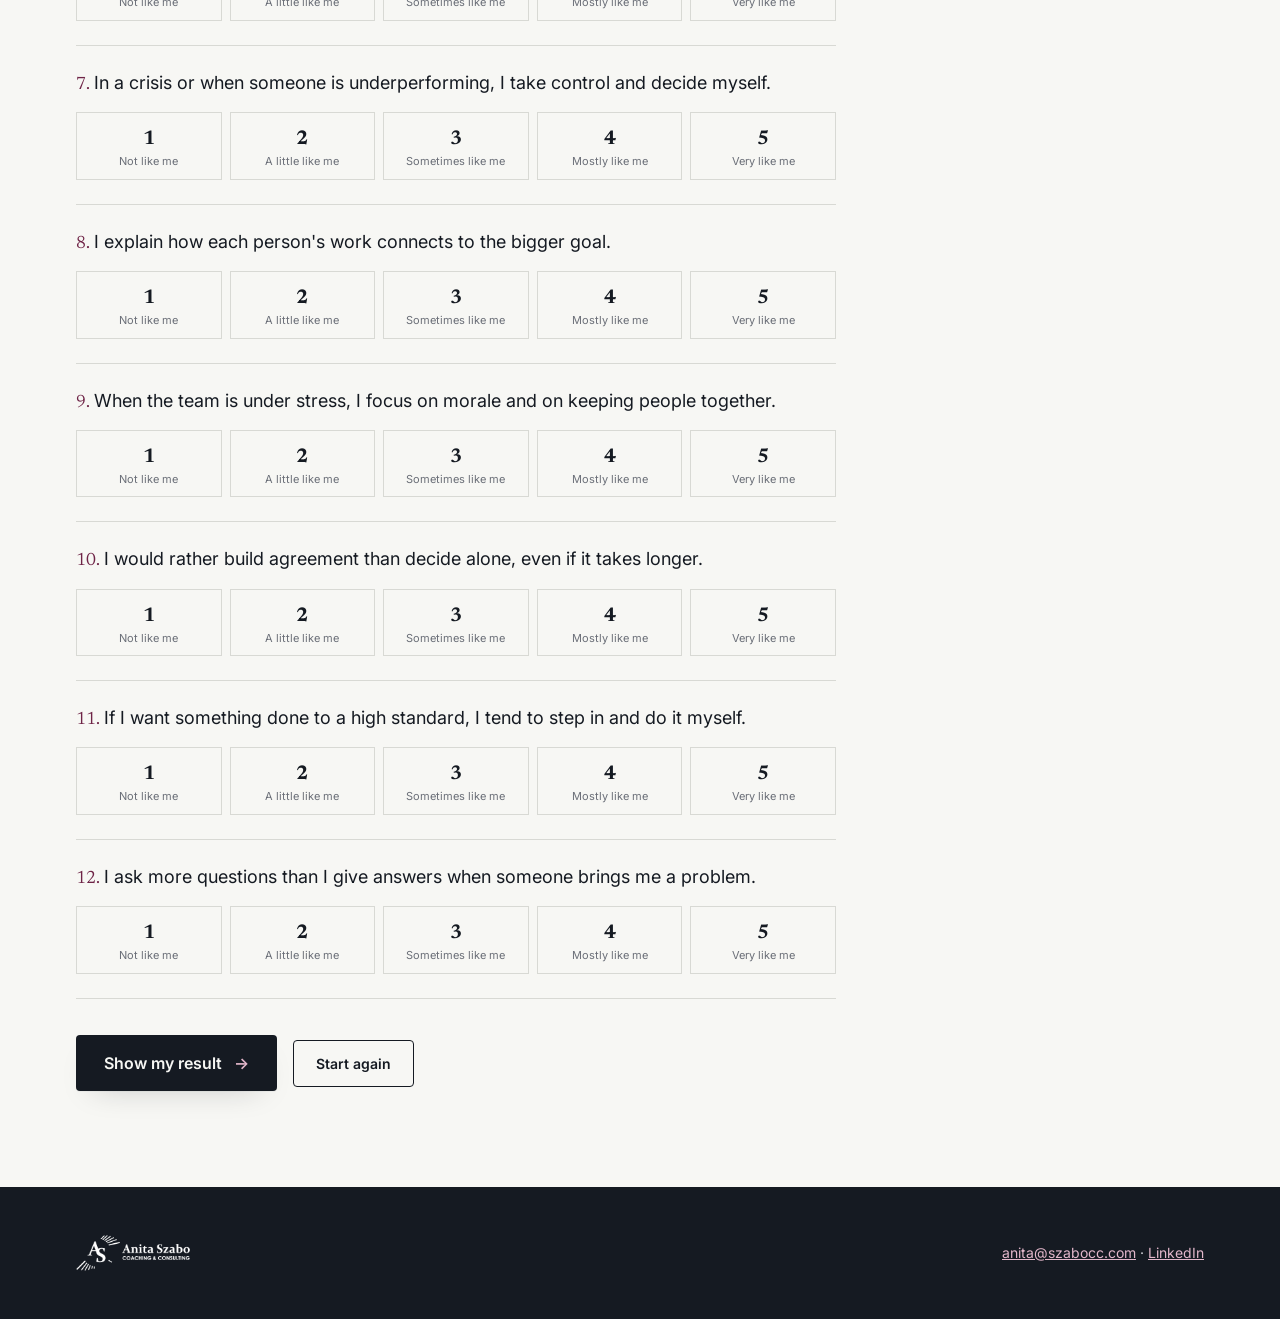
<file: selftest-whats-your-leadership-style.html>
<!doctype html><html lang="en"><head><meta charset="utf-8"><meta name="viewport" content="width=device-width, initial-scale=1"><link rel="preconnect" href="https://fonts.googleapis.com"><link rel="preconnect" href="https://fonts.gstatic.com" crossorigin><link href="https://fonts.googleapis.com/css2?family=Newsreader:ital,opsz,wght@0,6..72,500;0,6..72,600;1,6..72,400;1,6..72,500&family=Inter:wght@400;500;600&display=swap" rel="stylesheet"><link rel="stylesheet" href="styles.css"><link rel="stylesheet" href="design-v2.css"><title>What&#x27;s your leadership style? · Anita Szabo</title><link rel="icon" href="favicon.ico" sizes="any"><link rel="icon" type="image/png" href="assets/favicon-512.png"><link rel="apple-touch-icon" href="assets/apple-touch-icon.png"><meta name="description" content="Based on Daniel Goleman's six leadership styles (HBR, 2000). Twelve statements, about four minutes."><link rel="canonical" href="https://szabocc.com/selftest-whats-your-leadership-style.html"><meta property="og:type" content="website"><meta property="og:locale" content="en_US"><meta property="og:title" content="What&#x27;s your leadership style? · Anita Szabo"><meta property="og:description" content="Based on Daniel Goleman's six leadership styles (HBR, 2000). Twelve statements, about four minutes."><meta property="og:url" content="https://szabocc.com/selftest-whats-your-leadership-style.html"><meta property="og:image" content="https://szabocc.com/assets/portre.png"><meta name="twitter:card" content="summary_large_image"><meta name="twitter:title" content="What&#x27;s your leadership style? · Anita Szabo"><meta name="twitter:description" content="Based on Daniel Goleman's six leadership styles (HBR, 2000). Twelve statements, about four minutes."><meta name="twitter:image" content="https://szabocc.com/assets/portre.png"></head><body><div class="wrap"><nav class="top"><a href="index.html"><img src="assets/as-logo-ink.png" alt="Anita Szabo – Coaching &amp; Consulting"></a><ul><li><a href="index.html#challenge">The challenge</a></li><li><a href="index.html#approach">The approach</a></li><li><a href="index.html#assessment">The assessment</a></li><li><a href="index.html#investment">Investment</a></li><li><a href="index.html#about">About</a></li><li><a href="selftests.html">Self-tests</a></li><li><a href="blog.html">Blog</a></li></ul><a class="nav-cta" href="https://calendly.com/szaboanitacc/discoverycall">Book a free 45-minute call</a></nav><div class="test"><p class="kicker"><a href="selftests.html" style="text-decoration:none">← Self-tests</a></p><h1>What&#x27;s your leadership style?</h1><p class="lead">Every leader has a style they reach for first, especially under pressure. Seeing it clearly is the first step to using it on purpose.</p><p class="lead">This check builds on the six leadership styles described by Daniel Goleman in <a href="https://hbr.org/2000/03/leadership-that-gets-results">“Leadership That Gets Results”</a>, Harvard Business Review, March–April 2000: coercive, authoritative, affiliative, democratic, pacesetting and coaching. Twelve statements, about four minutes. Rate each one by how well it describes what you usually do when you lead a team, not what you would like to do.</p><form id="f" novalidate><ol id="qs" class="qs"></ol><p id="err" class="err" style="display:none"></p><button class="cta" type="submit">Show my result <span aria-hidden="true">→</span></button> <button class="cta alt" type="button" id="again">Start again</button></form><div id="res" class="result" style="display:none" tabindex="-1"></div></div></div><footer><div class="wrap"><img src="assets/as-logo-white.png" alt="Anita Szabo"><div><a href="mailto:anita@szabocc.com">anita@szabocc.com</a> · <a href="https://www.linkedin.com/in/szaboanita/">LinkedIn</a></div></div></footer><script type="application/json" id="td">{"slug": "whats-your-leadership-style", "n": 3, "title": "What's your leadership style?", "intro": ["Every leader has a style they reach for first, especially under pressure. Seeing it clearly is the first step to using it on purpose.", "This check builds on the six leadership styles described by Daniel Goleman in <a href=\"https://hbr.org/2000/03/leadership-that-gets-results\">“Leadership That Gets Results”<\/a>, Harvard Business Review, March–April 2000: coercive, authoritative, affiliative, democratic, pacesetting and coaching. Twelve statements, about four minutes. Rate each one by how well it describes what you usually do when you lead a team, not what you would like to do."], "scale": ["1 = Not like me", "2 = A little like me", "3 = Sometimes like me", "4 = Mostly like me", "5 = Very like me"], "statements": [{"t": "When a situation is urgent, I give clear instructions and expect them to be followed without discussion.", "style": "Coercive"}, {"t": "I paint a picture of where we are going and why, and then give people room to find their way there.", "style": "Authoritative"}, {"t": "I put the relationships in the team first, even if it slows us down.", "style": "Affiliative"}, {"t": "Before I decide, I ask for the team's views and I take them seriously.", "style": "Democratic"}, {"t": "I set a high bar by example, and I expect the team to keep up with my pace.", "style": "Pacesetting"}, {"t": "I use everyday work as a chance to help people grow, even when it takes more time.", "style": "Coaching"}, {"t": "In a crisis or when someone is underperforming, I take control and decide myself.", "style": "Coercive"}, {"t": "I explain how each person's work connects to the bigger goal.", "style": "Authoritative"}, {"t": "When the team is under stress, I focus on morale and on keeping people together.", "style": "Affiliative"}, {"t": "I would rather build agreement than decide alone, even if it takes longer.", "style": "Democratic"}, {"t": "If I want something done to a high standard, I tend to step in and do it myself.", "style": "Pacesetting"}, {"t": "I ask more questions than I give answers when someone brings me a problem.", "style": "Coaching"}], "stmt_note": "", "closing": "This is a self-reflection tool, not a psychometric test. It does not measure personality, predict performance or replace a professional assessment. It is based on published research and is not linked to any commercial assessment. Your answers are not stored or sent anywhere.", "cta_link": "https://calendly.com/szaboanitacc/discoverycall", "cta_extra": null, "cta_all": "Talk through your result and where you would like to take your leadership next.", "after": ["The same research found that the most effective leaders do not rely on a single style. They move between styles to fit the situation and the people. Ask yourself: In which situation this month did my first-choice style serve me well, and in which did it not? Which style would have worked better?", "A style is seen from the inside by you, and from the outside by your team, and the two views do not always match. An objective view of how your team sees you can show where the gap is."], "results": {"Authoritative": ["<em>What it looks like:<\/em> You give people a clear direction and the reason for it, and then trust them to find their own way. People tend to know where they stand and why their work matters.", "<em>When it works:<\/em> when a team needs a new direction, or when change makes the way forward unclear.", "<em>When it does not:<\/em> when you are working with a team of experts who know more than you, or when the vision is mostly yours and the team has not had a say in it. Used without listening, it can come across as top-down."], "Coaching": ["<em>What it looks like:<\/em> You invest in people's development, and you use everyday work as a chance to learn. You ask questions, give feedback and let people stretch.", "<em>When it works:<\/em> with people who want to grow and are open to feedback, and when there is time to build capability.", "<em>When it does not:<\/em> in a crisis, or when the person lacks the basic skills or motivation, so that coaching turns into a long conversation without progress. Coaching also takes time you may not always have."], "Affiliative": ["<em>What it looks like:<\/em> You put people first and build trust, harmony and loyalty. The team feels cared for and connected.", "<em>When it works:<\/em> to rebuild trust after a difficult period, to heal a team, or to support people through stress.", "<em>When it does not:<\/em> when performance issues need to be addressed directly. Used alone, it can leave poor performance unchallenged and give too little direction."], "Democratic": ["<em>What it looks like:<\/em> You involve the team in decisions, and the team's ownership grows with the input.", "<em>When it works:<\/em> when you need ideas and buy-in, or when you are not sure which way to go and your team has relevant knowledge.", "<em>When it does not:<\/em> in an urgent situation, or when the team lacks the information to contribute. It can also lead to many meetings and slow decisions."], "Pacesetting": ["<em>What it looks like:<\/em> You set demanding standards and lead by example. You are fast, and you expect the same.", "<em>When it works:<\/em> with a skilled, motivated team that needs little guidance, and when there is a clear short-term target.", "<em>When it does not:<\/em> when it becomes the default. People may feel pushed or lose their initiative, and the team can burn out. It is also a typical trap for newly promoted leaders, who keep doing the work themselves."], "Coercive": ["<em>What it looks like:<\/em> You take control and expect immediate compliance. Decisions are fast and direction is unmistakable.", "<em>When it works:<\/em> in a real crisis, or for a short time when a turnaround is needed.", "<em>When it does not:<\/em> in the long term. Used often, it can damage trust, reduce flexibility and discourage people from raising problems early."]}, "comp": {"Authoritative": "As your second style, Authoritative gives your team a clear direction when it needs one.", "Coaching": "As your second style, Coaching helps you grow capability in people over the longer term.", "Affiliative": "As your second style, Affiliative helps you keep trust and morale when the pressure rises.", "Democratic": "As your second style, Democratic helps you bring the team's knowledge into decisions.", "Pacesetting": "As your second style, Pacesetting helps you raise the standard. Watch that it does not become the way you do everything.", "Coercive": "As your second style, Coercive is useful in a true emergency. Use it deliberately and for a short time."}}</script><script>
(function(){
var T=JSON.parse(document.getElementById('td').textContent);
var form=document.getElementById('f'),res=document.getElementById('res'),err=document.getElementById('err');
var sc=T.scale.map(function(s){return s.replace(/^\d\s*=\s*/,'')});
var ol=document.getElementById('qs');
T.statements.forEach(function(s,i){
 var li=document.createElement('li');li.className='q';
 var h='<p class="qt">'+s.t+'</p><div class="opts" role="radiogroup">';
 for(var v=1;v<=5;v++){h+='<label><input type="radio" name="q'+i+'" value="'+v+'"><span><b>'+v+'</b><small>'+sc[v-1]+'</small></span></label>';}
 li.innerHTML=h+'</div>';ol.appendChild(li);
});
function ctaBlock(){
 var h='<a class="cta" href="'+T.cta_link+'">Book a free 45-minute call <span aria-hidden="true">→</span></a>';
 return h;
}
form.addEventListener('submit',function(e){
 e.preventDefault();var a=[];
 for(var i=0;i<T.statements.length;i++){var c=form.querySelector('input[name=q'+i+']:checked');if(!c){err.style.display='block';err.textContent='Please answer all '+T.statements.length+' statements to see your result (statement '+(i+1)+' is still open).';return;}a.push(+c.value);}
 err.style.display='none';var h='';
 if(T.bands){
  var tot=a.reduce(function(x,y){return x+y},0);
  var b=T.bands.filter(function(b){return tot>=b.lo&&tot<=b.hi})[0];
  h+='<p class="kicker">Your result · '+tot+' of 60</p><h2>'+b.title+'</h2>';
  b.p.forEach(function(p){h+='<p>'+p+'</p>'});
  if(T.cta_extra&&b!==T.bands[2]){h+='<p>'+T.cta_extra+' <a href="'+T.cta_extra_link[0]+'">'+T.cta_extra_link[1]+'</a></p>';}
 }else{
  var names=['Coercive','Authoritative','Affiliative','Democratic','Pacesetting','Coaching'],sco={};
  names.forEach(function(n){sco[n]=0});
  T.statements.forEach(function(s,i){sco[s.style]+=a[i]});
  var order=['Authoritative','Coaching','Democratic','Affiliative','Pacesetting','Coercive'];
  var ranked=order.slice().sort(function(x,y){return sco[y]-sco[x]||order.indexOf(x)-order.indexOf(y)});
  var dom=ranked[0],comp=ranked[1];
  var vals=names.map(function(n){return sco[n]});
  h+='<p class="kicker">Your result</p>';
  if(Math.max.apply(null,vals)-Math.min.apply(null,vals)<=1)h+='<p><em>Your answers are spread evenly across the styles. That is a sign of flexibility; the result below shows the styles you reach for first.</em></p>';
  h+='<h2>'+dom+'</h2>';T.results[dom].forEach(function(p){h+='<p>'+p+'</p>'});
  h+='<p class="comp">'+T.comp[comp]+'</p>';
  h+='<h3 style="margin-top:36px">What to do with it</h3>';T.after.forEach(function(p){h+='<p>'+p+'</p>'});
 }
 h+='<p>'+(T.cta_all||'')+'</p>'+ctaBlock()+'<p class="note">'+T.closing+'</p>';
 res.innerHTML=h;res.style.display='block';res.scrollIntoView({behavior:'smooth',block:'start'});
});
document.getElementById('again').addEventListener('click',function(){form.reset();res.style.display='none';window.scrollTo({top:0,behavior:'smooth'})});
})();
</script></body></html>
</file>
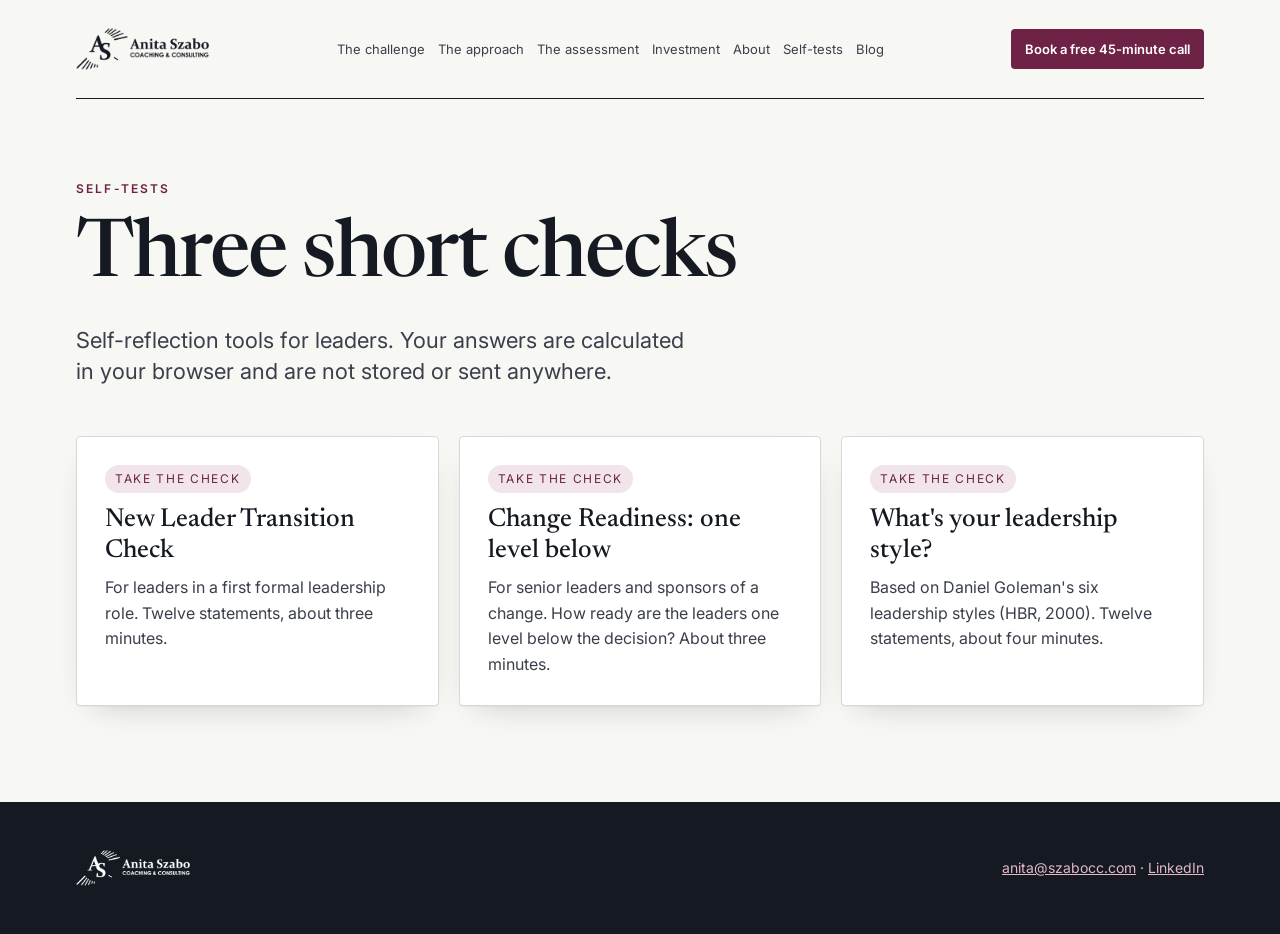
<file: selftests.html>
<!doctype html><html lang="en"><head><meta charset="utf-8"><meta name="viewport" content="width=device-width, initial-scale=1"><link rel="preconnect" href="https://fonts.googleapis.com"><link rel="preconnect" href="https://fonts.gstatic.com" crossorigin><link href="https://fonts.googleapis.com/css2?family=Newsreader:ital,opsz,wght@0,6..72,500;0,6..72,600;1,6..72,400;1,6..72,500&family=Inter:wght@400;500;600&display=swap" rel="stylesheet"><link rel="stylesheet" href="styles.css"><link rel="stylesheet" href="design-v2.css"><title>Self-tests · Anita Szabo</title><link rel="icon" href="favicon.ico" sizes="any"><link rel="icon" type="image/png" href="assets/favicon-512.png"><link rel="apple-touch-icon" href="assets/apple-touch-icon.png"><meta name="description" content="Self-reflection tools for leaders. Your answers are calculated in your browser and are not stored or sent anywhere."><link rel="canonical" href="https://szabocc.com/selftests.html"><meta property="og:type" content="website"><meta property="og:locale" content="en_US"><meta property="og:title" content="Self-tests · Anita Szabo"><meta property="og:description" content="Self-reflection tools for leaders. Your answers are calculated in your browser and are not stored or sent anywhere."><meta property="og:url" content="https://szabocc.com/selftests.html"><meta property="og:image" content="https://szabocc.com/assets/portre.png"><meta name="twitter:card" content="summary_large_image"><meta name="twitter:title" content="Self-tests · Anita Szabo"><meta name="twitter:description" content="Self-reflection tools for leaders. Your answers are calculated in your browser and are not stored or sent anywhere."><meta name="twitter:image" content="https://szabocc.com/assets/portre.png"></head><body><div class="wrap"><nav class="top"><a href="index.html"><img src="assets/as-logo-ink.png" alt="Anita Szabo – Coaching &amp; Consulting"></a><ul><li><a href="index.html#challenge">The challenge</a></li><li><a href="index.html#approach">The approach</a></li><li><a href="index.html#assessment">The assessment</a></li><li><a href="index.html#investment">Investment</a></li><li><a href="index.html#about">About</a></li><li><a href="selftests.html">Self-tests</a></li><li><a href="blog.html">Blog</a></li></ul><a class="nav-cta" href="https://calendly.com/szaboanitacc/discoverycall">Book a free 45-minute call</a></nav><div style="padding:80px 0 96px"><p class="kicker">Self-tests</p><h1 style="font-size:80px">Three short checks</h1><p class="sub">Self-reflection tools for leaders. Your answers are calculated in your browser and are not stored or sent anywhere.</p>
<div class="posts">
<div class="post"><div><h3><a href="selftest-new-leader-transition-check.html">New Leader Transition Check</a></h3><p>For leaders in a first formal leadership role. Twelve statements, about three minutes.</p></div><span class="soon">Take the check</span></div>
<div class="post"><div><h3><a href="selftest-change-readiness-one-level-below.html">Change Readiness: one level below</a></h3><p>For senior leaders and sponsors of a change. How ready are the leaders one level below the decision? About three minutes.</p></div><span class="soon">Take the check</span></div>
<div class="post"><div><h3><a href="selftest-whats-your-leadership-style.html">What&#x27;s your leadership style?</a></h3><p>Based on Daniel Goleman's six leadership styles (HBR, 2000). Twelve statements, about four minutes.</p></div><span class="soon">Take the check</span></div>
</div></div></div><footer><div class="wrap"><img src="assets/as-logo-white.png" alt="Anita Szabo"><div><a href="mailto:anita@szabocc.com">anita@szabocc.com</a> · <a href="https://www.linkedin.com/in/szaboanita/">LinkedIn</a></div></div></footer></body></html>
</file>
<file: styles.css>
:root{--paper:#F7F7F4;--paper-2:#EDEEEA;--ink:#151A22;--ink-2:#3A3F4B;--muted:#6B6F78;--accent:#6E2346;--line:#D8D9D4}
*{box-sizing:border-box;margin:0;padding:0}
html{scroll-behavior:smooth}
body{background:var(--paper);color:var(--ink);font-family:Inter,system-ui,sans-serif;-webkit-font-smoothing:antialiased;line-height:1.6}
.wrap{max-width:1240px;margin:0 auto;padding:0 56px}
a{color:var(--accent)}
nav.top{display:flex;align-items:center;justify-content:space-between;padding:28px 0;border-bottom:1px solid var(--ink)}
nav.top img{height:42px;display:block}
nav.top ul{display:flex;gap:30px;list-style:none;font-size:14px}
nav.top ul a{color:var(--ink-2);text-decoration:none}
.nav-cta{color:var(--ink);font-weight:600;font-size:14px;text-decoration:none;border-bottom:2px solid var(--accent);padding-bottom:3px}
.kicker{font-size:12px;letter-spacing:.18em;text-transform:uppercase;color:var(--accent);font-weight:600}
h1,h2,h3{font-family:Newsreader,serif;font-weight:500;line-height:1.05}
h1{font-size:104px;letter-spacing:-2px;margin-top:20px;line-height:.98}
h2{font-size:52px;letter-spacing:-1px;margin-top:14px}
h3{font-size:26px;line-height:1.2}
.sub{margin-top:28px;font-size:22px;line-height:1.45;color:var(--ink-2);max-width:620px}
.cta{display:inline-flex;gap:12px;align-items:center;margin-top:36px;background:var(--ink);color:var(--paper);font-weight:600;font-size:16px;padding:18px 28px;text-decoration:none}
.cta span{color:#E3B7CB}
.cta.alt{background:transparent;color:var(--ink);border:1px solid var(--ink);padding:14px 22px;margin-top:20px;font-size:14px}
.hero-grid{display:grid;grid-template-columns:1.35fr 1fr;gap:72px;padding:80px 0 64px;align-items:start}
aside.h{border-left:1px solid var(--line);padding-left:48px;margin-top:40px}
.quote{font-family:Newsreader,serif;font-style:italic;font-size:34px;line-height:1.22}
.quote em{display:block;color:var(--accent);font-weight:500}
.sits{margin-top:40px;list-style:none;border-top:1px solid var(--ink)}
.sits li{display:grid;grid-template-columns:44px 1fr;padding:16px 0;border-bottom:1px solid var(--line);line-height:1.4}
.sits i{font-style:normal;font-family:Newsreader,serif;color:var(--accent);font-size:18px}
.creds{display:grid;grid-template-columns:repeat(3,1fr);border-top:1px solid var(--ink);background:var(--paper-2)}
.creds div{padding:26px 28px;border-right:1px solid var(--line)}
.creds div:last-child{border-right:0}
.creds b{display:block;font-family:Newsreader,serif;font-weight:600;font-size:20px}
.creds small{display:block;margin-top:6px;font-size:13px;color:var(--muted)}
section.s{padding:96px 0;border-top:1px solid var(--ink)}
section.s.alt{background:var(--paper-2)}
.lead{font-size:20px;color:var(--ink-2);max-width:760px;margin-top:20px}
.stats{display:grid;grid-template-columns:repeat(4,1fr);gap:0;margin-top:48px;border-top:1px solid var(--ink)}
.stats div{padding:24px 24px 24px 0;border-right:1px solid var(--line);padding-left:24px}
.stats div:first-child{padding-left:0}
.stats div:last-child{border-right:0}
.stats b{font-family:Newsreader,serif;font-size:56px;font-weight:500;color:var(--accent);display:block;line-height:1}
.stats p{font-size:15px;margin-top:10px}
.stats small{display:block;margin-top:8px;font-size:12px}
.three{display:grid;grid-template-columns:repeat(3,1fr);gap:40px;margin-top:48px}
.three>div{border-top:2px solid var(--ink);padding-top:20px}
.three p{margin-top:10px;color:var(--ink-2)}
.three .n{font-family:Newsreader,serif;color:var(--accent);font-size:18px}
.fh{margin-top:48px;max-width:760px;border-left:3px solid var(--accent);padding-left:28px;font-family:Newsreader,serif;font-size:24px;line-height:1.4}
.fh b{display:block;margin-top:14px;font-weight:600}
.pkgs{display:grid;grid-template-columns:repeat(3,1fr);gap:28px;margin-top:48px}
.pkg{background:var(--paper);border:1px solid var(--ink);padding:32px;display:flex;flex-direction:column}
.pkg.rec{border-width:2px;border-color:var(--accent)}
.pkg .tag{font-size:11px;letter-spacing:.14em;text-transform:uppercase;color:var(--accent);font-weight:600;min-height:16px}
.pkg h3{margin-top:8px}
.pkg .price{font-family:Newsreader,serif;font-size:48px;margin-top:16px;line-height:1}
.pkg .price small{font-family:Inter;font-size:14px;color:var(--muted)}
.pkg ul{margin:18px 0 24px 18px;color:var(--ink-2);font-size:15px}
.pkg .for{font-size:14px;color:var(--muted)}
.pkg .btns{margin-top:auto}
.org{display:grid;grid-template-columns:repeat(2,1fr);gap:28px 48px;margin-top:40px;font-size:15px;color:var(--ink-2)}
.org b{display:block;color:var(--ink)}
.note{margin-top:28px;font-size:13px;color:var(--muted)}
.steps{display:grid;grid-template-columns:repeat(4,1fr);gap:28px;margin-top:48px;counter-reset:s;list-style:none}
.steps li{counter-increment:s;border-top:2px solid var(--ink);padding-top:16px}
.steps li:before{content:"0" counter(s);font-family:Newsreader,serif;color:var(--accent);font-size:20px;display:block}
.steps b{display:block;margin-bottom:6px}
.steps span{font-size:15px;color:var(--ink-2)}
.about{display:grid;grid-template-columns:1fr 1fr;gap:72px;margin-top:40px}
.about p{margin-top:16px;color:var(--ink-2)}
.about h3{margin-top:28px;font-size:22px}
.tests{display:grid;grid-template-columns:repeat(3,1fr);gap:28px;margin-top:48px}
.tests blockquote{background:var(--paper);border-top:2px solid var(--ink);padding:24px;font-size:15px;color:var(--ink-2)}
.tests cite{display:block;margin-top:14px;font-style:normal;color:var(--ink);font-weight:600;font-size:14px}
.tests cite small{display:block;font-weight:400;color:var(--muted)}
.final{text-align:left;padding:110px 0}
.final h2{max-width:800px}
.final p{margin-top:18px;font-size:18px}
footer{background:var(--ink);color:#cfd1d6;padding:48px 0;font-size:14px}
footer .wrap{display:flex;justify-content:space-between;gap:24px;align-items:center}
footer img{height:36px}
footer a{color:#E3B7CB}
.posts{margin-top:48px;border-top:1px solid var(--ink)}
.post{padding:28px 0;border-bottom:1px solid var(--line);display:grid;grid-template-columns:1fr auto;gap:12px 40px}
.post h3 a{color:var(--ink);text-decoration:none}
.post p{color:var(--ink-2);margin-top:8px;max-width:720px}
.post .soon{font-size:12px;letter-spacing:.14em;text-transform:uppercase;color:var(--muted);align-self:start}
@media (max-width:860px){
 .wrap{padding:0 22px}
 nav.top{padding:18px 0}nav.top img{height:32px}nav.top ul{display:none}.nav-cta{font-size:13px}
 .hero-grid{grid-template-columns:1fr;gap:0;padding:40px 0 36px}
 h1{font-size:58px;letter-spacing:-1px}h2{font-size:36px}.sub{font-size:18px}
 .cta{display:flex;justify-content:center}
 aside.h{border-left:0;padding-left:0;margin-top:44px;border-top:1px solid var(--line);padding-top:28px}
 .quote{font-size:27px}
 .creds,.three,.pkgs,.tests,.about,.org{grid-template-columns:1fr}
 .creds div{border-right:0;border-bottom:1px solid var(--line);padding:18px 22px}
 .stats{grid-template-columns:1fr 1fr}.stats div{padding:20px 12px 20px 0;border-bottom:1px solid var(--line)}.stats div:nth-child(2n){border-right:0;padding-left:16px}.stats div:nth-child(odd){padding-left:0}.stats b{font-size:42px}
 .steps{grid-template-columns:1fr 1fr}
 .about{gap:0}
 section.s{padding:64px 0}
 .post{grid-template-columns:1fr}
 footer .wrap{flex-direction:column;align-items:flex-start}
}

.prose,.test{max-width:760px}
.post-page,.test{padding:72px 0 96px}
.post-page h1{font-size:60px;letter-spacing:-1px;max-width:900px}
.prose{margin-top:40px;font-size:18px;color:var(--ink-2)}
.prose p{margin-top:18px}
.prose h2{font-size:34px;letter-spacing:-.5px;margin-top:48px;color:var(--ink)}
.prose ul{margin:18px 0 0 22px}.prose li{margin-top:10px}
.prose hr{border:0;border-top:1px solid var(--line);margin:48px 0 0}
.test h1{font-size:64px;letter-spacing:-1px}
.test .lead{max-width:none}
.qs{list-style:none;margin-top:40px;border-top:1px solid var(--ink);counter-reset:q}
.q{counter-increment:q;padding:24px 0;border-bottom:1px solid var(--line)}
.q .qt:before{content:counter(q) ". ";font-family:Newsreader,serif;color:var(--accent)}
.q .qt{font-size:18px;line-height:1.45}
.opts{display:grid;grid-template-columns:repeat(5,1fr);gap:8px;margin-top:14px}
.opts label{cursor:pointer}
.opts input{position:absolute;opacity:0}
.opts span{display:block;border:1px solid var(--line);padding:10px 6px;text-align:center;background:var(--paper)}
.opts b{display:block;font-family:Newsreader,serif;font-size:20px}
.opts small{display:block;font-size:11px;color:var(--muted);line-height:1.25}
.opts input:checked+span{background:var(--ink);color:var(--paper);border-color:var(--ink)}
.opts input:checked+span small{color:#cfd1d6}
.opts input:focus-visible+span{outline:2px solid var(--accent);outline-offset:2px}
.err{color:var(--accent);margin-top:20px;font-weight:600}
form button.cta{border:0;cursor:pointer;font-family:inherit}
form button.cta.alt{border:1px solid var(--ink);margin-left:12px}
.result{margin-top:56px;padding:36px;background:var(--paper-2);border-top:2px solid var(--accent)}
.result p{margin-top:16px;color:var(--ink-2)}
.result h2{font-size:40px}
.result .comp{font-style:italic}
@media (max-width:860px){
 .post-page,.test{padding:40px 0 64px}.post-page h1,.test h1{font-size:38px}.prose{font-size:17px}.prose h2{font-size:28px}
 .opts{grid-template-columns:repeat(5,1fr);gap:4px}.opts small{display:none}.opts span{padding:12px 0}
 form button.cta.alt{margin-left:0;margin-top:12px;width:100%;justify-content:center}
 .result{padding:24px 18px}.result h2{font-size:30px}
}
</file>
<file: design-v2.css>
/* szabocc.com design v2 (Pami, 2026-11-12) – a styles.css UTÁN töltődik; minden oldal ugyanezt használja.
   Ikonok: ikonok.svg sprite (1.6 px line, currentColor). Szöveg változatlan. */
:root{--bord-2:#F1E4EA;--ink-soft:#232A36;--radius:4px;--sh:0 1px 0 rgba(21,26,34,.04),0 12px 32px -18px rgba(21,26,34,.28)}
.ic{width:28px;height:28px;stroke:currentColor;fill:none;stroke-width:1.6;stroke-linecap:round;stroke-linejoin:round;flex:none}
.ic-lg{width:40px;height:40px}
.chip{display:inline-flex;align-items:center;justify-content:center;width:56px;height:56px;border-radius:50%;background:var(--bord-2);color:var(--accent)}
.chip.dark{background:rgba(227,183,203,.14);color:#E3B7CB}
.just{text-align:justify;hyphens:auto;-webkit-hyphens:auto}
.rule{display:flex;align-items:center;gap:16px}.rule:after{content:"";height:1px;background:var(--ink);flex:1;opacity:.25}
/* nav */
nav.top{position:sticky;top:0;z-index:5;background:var(--paper);border-bottom:1px solid var(--ink)}
nav.top ul a:hover{color:var(--accent)}
.nav-cta{background:var(--accent);color:#fff;border:0;padding:12px 20px;border-radius:var(--radius)}
/* hero */
.hero-v2{background:var(--paper)}
.hero-grid{grid-template-columns:1.25fr 1fr;gap:64px;padding:88px 0 72px}
.hero-grid h1 .soft{color:var(--accent);font-style:italic}
.cta{border-radius:var(--radius);box-shadow:var(--sh)}
.cta.alt{box-shadow:none}
.hero-panel{background:var(--ink);color:var(--paper);padding:44px 40px;border-radius:var(--radius);margin-top:24px;border:0}
.hero-panel .quote{font-size:32px;color:var(--paper)}.hero-panel .quote em{color:#E3B7CB}
.hero-panel .sits{border-top:1px solid rgba(255,255,255,.25);margin-top:32px}
.hero-panel .sits li{grid-template-columns:44px 1fr;align-items:center;border-bottom:1px solid rgba(255,255,255,.14);color:#E7E8EB}
.hero-panel .sits .ic{color:#E3B7CB;width:26px;height:26px}
.creds{background:var(--paper);border:1px solid var(--ink);border-radius:var(--radius);box-shadow:var(--sh);margin-bottom:0}
.creds div{display:grid;grid-template-columns:56px 1fr;gap:4px 16px;align-items:center}
.creds img{width:56px;height:56px;object-fit:contain;grid-row:span 2}
.creds b,.creds small{grid-column:2}
/* szakaszok */
section.s{padding:110px 0}
.sec-head{display:grid;grid-template-columns:1fr 1.2fr;gap:56px;align-items:end}
.sec-head .lead{margin-top:0}
h2{font-size:56px}
.card{background:var(--paper);border:1px solid var(--line);border-radius:var(--radius);padding:32px;box-shadow:var(--sh)}
.alt .card{background:#fff}
/* stat-kártyák */
.stats{gap:20px;border-top:0}
.stats div{background:#fff;border:1px solid var(--line);border-radius:var(--radius);padding:28px;box-shadow:var(--sh)}
.stats div:first-child{padding-left:28px}
.stats .ic{color:var(--accent);margin-bottom:14px}
.stats b{font-size:60px}
.stats small a{color:var(--muted)}
/* idézet */
.fh{max-width:none;position:relative;background:var(--ink);color:var(--paper);border:0;border-radius:var(--radius);padding:56px 64px 48px 96px;margin-top:56px}
.fh:before{content:"\201C";position:absolute;left:32px;top:14px;font-family:Newsreader,serif;font-size:140px;line-height:1;color:#E3B7CB}
.fh b{color:#E3B7CB}
/* approach */
.flow{display:grid;grid-template-columns:1fr 40px 1fr 40px 1fr;align-items:stretch;margin-top:56px}
.flow .card{border-top:3px solid var(--accent);padding:36px 32px}
.flow .arr{display:flex;align-items:center;justify-content:center;color:var(--accent)}
.flow h3{margin-top:22px}.flow p{margin-top:12px;color:var(--ink-2)}
.flow .n{font-family:Newsreader,serif;color:var(--accent);font-size:18px;display:block;margin-bottom:18px}
.outcome{display:grid;grid-template-columns:auto 1fr 1fr 1fr;gap:0;margin-top:48px;background:var(--accent);color:#fff;border-radius:var(--radius);align-items:center}
.outcome>*{padding:26px 28px}.outcome b{font-family:Newsreader,serif;font-size:22px;font-weight:500}
.outcome span{display:flex;gap:12px;align-items:center;border-left:1px solid rgba(255,255,255,.3)}
.outcome .ic{color:#F1E4EA}
/* GLA360 – 3 előny ábra */
.benefits{display:grid;grid-template-columns:repeat(3,1fr);gap:0;margin-top:56px;border:1px solid var(--ink);border-radius:var(--radius);background:#fff;box-shadow:var(--sh)}
.benefits>div{padding:40px 36px;border-right:1px solid var(--line)}
.benefits>div:last-child{border-right:0}
.benefits .verb{font-family:Newsreader,serif;font-size:46px;letter-spacing:1px;color:var(--accent);line-height:1;margin-top:22px;font-weight:500}
.benefits p{margin-top:14px;color:var(--ink-2);font-size:17px}
.benefits-cap{margin-top:16px;font-size:13px;color:var(--muted);text-align:center}
/* csomagok */
.pkgs{gap:24px;align-items:stretch}
.pkg{border-radius:var(--radius);border:1px solid var(--line);box-shadow:var(--sh);position:relative;padding:36px 32px;background:#fff}
.pkg.rec{border:2px solid var(--accent)}
.pkg.rec:before{content:"";position:absolute;inset:0 0 auto 0;height:6px;background:var(--accent)}
.pkg .tag{background:var(--accent);color:#fff;padding:5px 10px;border-radius:2px;display:inline-block;align-self:flex-start;min-height:0}
.pkg .tag:empty,.pkg .tag.empty{visibility:hidden}
.pkg .chip{width:48px;height:48px;margin-bottom:6px}
.pkg ul{list-style:none;margin:20px 0 28px}
.pkg li{display:flex;gap:10px;margin-top:10px;font-size:15px}
.pkg li:before{content:"";flex:none;width:18px;height:18px;margin-top:3px;background:var(--accent);-webkit-mask:url("data:image/svg+xml,%3Csvg xmlns='http://www.w3.org/2000/svg' viewBox='0 0 24 24' fill='none' stroke='black' stroke-width='2.4' stroke-linecap='round' stroke-linejoin='round'%3E%3Cpath d='M5 12.5l4.5 4.5L19 7.5'/%3E%3C/svg%3E") center/contain no-repeat;mask:url("data:image/svg+xml,%3Csvg xmlns='http://www.w3.org/2000/svg' viewBox='0 0 24 24' fill='none' stroke='black' stroke-width='2.4' stroke-linecap='round' stroke-linejoin='round'%3E%3Cpath d='M5 12.5l4.5 4.5L19 7.5'/%3E%3C/svg%3E") center/contain no-repeat}
.pkg .btns .cta{width:100%;justify-content:center;margin-top:0}
.pkg.rec .btns .cta{background:var(--accent);color:#fff;border:0}
.org{gap:20px}
.org>div{background:#fff;border:1px solid var(--line);border-radius:var(--radius);padding:24px 26px 24px 80px;position:relative}
.org>div .ic{position:absolute;left:26px;top:26px;color:var(--accent)}
/* lépések idővonal */
.steps{position:relative;gap:32px}
.steps:before{content:"";position:absolute;left:28px;right:28px;top:28px;height:1px;background:var(--ink);opacity:.35}
.steps li{border-top:0;padding-top:0;position:relative}
.steps li:before{content:"0" counter(s);display:flex;width:56px;height:56px;border-radius:50%;background:var(--ink);color:var(--paper);align-items:center;justify-content:center;font-size:20px;margin-bottom:22px;position:relative}
.steps li:first-child:before{background:var(--accent)}
/* about – sötét sáv */
section.dark{background:var(--ink);color:var(--paper);border-top:0}
section.dark h2,section.dark h3{color:var(--paper)}section.dark .kicker{color:#E3B7CB}
section.dark .about p{color:#D6D8DD}
.about .point{display:grid;grid-template-columns:56px 1fr;gap:0 20px;margin-top:30px}
.about .point h3{margin-top:0}.about .point p{margin-top:8px}
.logos{display:flex;gap:28px;align-items:center;flex-wrap:wrap;margin-top:40px;padding-top:32px;border-top:1px solid rgba(255,255,255,.2)}
.logos .lg{background:#fff;border-radius:var(--radius);padding:12px 18px;height:76px;display:flex;align-items:center}
.logos img{max-height:52px;max-width:150px;object-fit:contain}
/* vélemények */
.tests{gap:24px}
.tests blockquote{background:#fff;border:1px solid var(--line);border-top:3px solid var(--accent);border-radius:var(--radius);box-shadow:var(--sh);padding:56px 28px 28px;position:relative;font-size:15px;line-height:1.6;text-align:justify;hyphens:auto}
.tests blockquote:before{content:"\201C";position:absolute;left:24px;top:8px;font-family:Newsreader,serif;font-size:72px;line-height:1;color:var(--accent)}
.tests cite{border-top:1px solid var(--line);padding-top:14px}
/* önteszt / blog kártyák */
.posts{border-top:0;display:grid;grid-template-columns:repeat(3,1fr);gap:20px}
.post{background:#fff;border:1px solid var(--line);border-radius:var(--radius);padding:28px;box-shadow:var(--sh);grid-template-columns:1fr;align-content:start}
.post .soon{order:-1;display:inline-block;background:var(--bord-2);color:var(--accent);padding:4px 10px;border-radius:20px;justify-self:start}
.post:hover{border-color:var(--accent)}
/* záró CTA */
.final{background:var(--accent)!important;color:#fff;border-top:0}
.final h2{color:#fff}.final p,.final a{color:#F1E4EA}
.final .cta{background:#fff;color:var(--ink)}.final .cta span{color:var(--accent)}
footer .wrap{align-items:center}
@media (max-width:860px){
 section.s{padding:64px 0}h2{font-size:36px}
 .hero-grid{padding:36px 0 40px;gap:8px}
 .hero-panel{padding:32px 24px;margin-top:32px}.hero-panel .quote{font-size:25px}
 .sec-head{grid-template-columns:1fr;gap:16px}
 .creds div{grid-template-columns:48px 1fr}.creds img{width:48px;height:48px}
 .stats{grid-template-columns:1fr}.stats div{padding:22px!important;border-right:1px solid var(--line)!important}.stats b{font-size:48px}
 .fh{padding:64px 24px 28px;font-size:19px}.fh:before{left:22px;top:6px;font-size:100px}
 .flow{grid-template-columns:1fr;gap:0}.flow .arr{transform:rotate(90deg);padding:10px 0}
 .outcome{grid-template-columns:1fr}.outcome span{border-left:0;border-top:1px solid rgba(255,255,255,.3)}
 .benefits{grid-template-columns:1fr}.benefits>div{border-right:0;border-bottom:1px solid var(--line);padding:28px 24px}.benefits>div:last-child{border-bottom:0}
 .org>div{padding:22px 20px 22px 70px}.org>div .ic{left:18px}
 .steps{grid-template-columns:1fr;gap:26px}.steps:before{left:27px;right:auto;top:28px;bottom:28px;width:1px;height:auto}
 .steps li{display:grid;grid-template-columns:56px 1fr;gap:0 18px}.steps li:before{grid-row:span 2;margin:0}
 .posts{grid-template-columns:1fr}
 .final{padding:72px 0}
}
.hero-grid>*,.flow>*,.about>*{min-width:0}
@media (max-width:860px){.hero-panel{padding:32px 24px!important;border-left:0;width:100%}.hero-panel .sits li{grid-template-columns:38px 1fr}}
.stats b{white-space:nowrap}
@media (max-width:860px){.hero-grid{grid-template-columns:1fr}.creds{grid-template-columns:1fr}.stats b{font-size:44px}}
@media (min-width:861px) and (max-width:1200px){.stats b{font-size:44px}}

/* How change gets stuck */
.stuck{margin-top:64px}
.stuck>h3{margin-bottom:8px}
.stuck .steps{margin-top:36px}
.stuck .lead{margin-top:36px;max-width:760px}
.audiences{display:grid;grid-template-columns:1fr 1fr;gap:20px;margin-top:32px}
.audiences div{background:#fff;border:1px solid var(--line);border-top:3px solid var(--accent);border-radius:var(--radius);padding:24px 28px;box-shadow:var(--sh)}
.audiences b{display:block;font-family:Newsreader,serif;font-size:22px;margin-bottom:8px}
.audiences span{color:var(--ink-2)}
@media(max-width:720px){.audiences{grid-template-columns:1fr}}

/* GLA360 ábra (Anita jóváhagyta 11-12): 3 oszlop, mobilon egymás alatt */
.gla-fig{margin-top:56px;border-radius:var(--radius);background:radial-gradient(120% 90% at 50% 0%,#4A1D33 0%,#2A1220 70%);color:#F7F2EC;padding:34px 40px 40px;box-shadow:var(--sh)}
.gf-head{text-align:center}
.gf-kick{display:flex;align-items:center;gap:22px;justify-content:center;font-size:20px;letter-spacing:.16em;font-weight:600}
.gf-kick:before,.gf-kick:after{content:"";height:1.5px;background:#E3B7CB;opacity:.55;flex:1}
.gf-h{font-family:Newsreader,serif;font-weight:600;font-size:clamp(34px,5vw,60px);line-height:1;color:#E9C46A;margin:12px 0 24px;letter-spacing:.01em}
.gf-cols{display:grid;grid-template-columns:repeat(3,1fr);border-top:1.5px solid rgba(227,183,203,.55);padding-top:20px}
.gf-col{display:flex;flex-direction:column;align-items:center;text-align:center;padding:14px 18px 0;min-width:0}
.gf-col+.gf-col{border-left:1.5px solid rgba(227,183,203,.35)}
.gf-col svg{width:130px;height:130px;fill:none;stroke-width:5;stroke-linecap:round;stroke-linejoin:round}
.gla-fig .c1{stroke:#F7F2EC}.gla-fig .c2{stroke:#E3B7CB}.gla-fig .f2{fill:#E3B7CB;stroke:none}
.gf-v{margin-top:8px;font-family:Newsreader,serif;font-size:44px;font-weight:600;line-height:1;letter-spacing:.04em;color:#E9C46A}
.gf-t{max-width:300px;margin-top:10px;font-size:19px;font-weight:600;line-height:1.35;color:#fff}
@media(max-width:760px){.gla-fig{padding:26px 20px 28px}.gf-kick{font-size:14px;gap:12px}.gf-cols{grid-template-columns:1fr}.gf-col{padding:22px 8px}.gf-col+.gf-col{border-left:0;border-top:1.5px solid rgba(227,183,203,.35)}}
/* About: portré */
.about + .just .portrait,.just .portrait{display:block;width:100%;max-width:340px;height:auto;border-radius:var(--radius);margin:0 0 24px}
/* Blogcikk: sorkizárás + elválasztás */
.post-page p{text-align:justify;hyphens:auto;-webkit-hyphens:auto}

/* ALM-példa (PDF v6, 3. oldal) */
.alm{margin-top:36px;background:var(--ink);color:var(--paper);border-radius:var(--radius);padding:30px 30px 34px;box-shadow:var(--sh)}
.alm-top{display:flex;flex-wrap:wrap;align-items:center;gap:10px 16px}
.alm-tag{background:#E9C46A;color:var(--ink);font-size:12px;font-weight:700;letter-spacing:.1em;padding:5px 12px;border-radius:99px}
.alm-lbl{font-size:15px;color:#D6D8DD}
.alm-top b{font-family:Newsreader,serif;font-weight:600;font-size:clamp(26px,3.4vw,38px);color:#fff}
.alm-cols{display:grid;grid-template-columns:repeat(5,1fr);gap:14px;margin-top:26px}
.alm-col{background:#fff;color:var(--ink);border-radius:12px;border-top:3px solid #E9C46A;padding:18px 16px;min-width:0}
.alm-col h4{font-size:16px;font-weight:600;line-height:1.25}
.alm-i{margin-top:8px;font-style:italic;font-size:13.5px;color:var(--muted);line-height:1.4}
.alm-col ul{list-style:none;margin-top:12px;padding:0}
.alm-col li{position:relative;padding-left:16px;margin-top:10px;font-size:14.5px;line-height:1.4;color:var(--ink-2)}
.alm-col li:before{content:"";position:absolute;left:0;top:7px;width:7px;height:7px;border-radius:50%;background:#C9A24A}
@media(max-width:1100px){.alm-cols{grid-template-columns:repeat(2,1fr)}}
@media(max-width:640px){.alm{padding:22px 16px 24px}.alm-cols{grid-template-columns:1fr}}

/* Magyar oldal (hu/index.html) + nyelvváltó */
.lang{font-size:13px;letter-spacing:.08em;color:var(--muted);white-space:nowrap}.lang b{color:var(--ink)}.lang a{color:var(--accent);text-decoration:none}
nav.top{gap:20px}
.hu-lead{margin-top:28px;font-size:20px;line-height:1.45;color:var(--ink)}
.hu-text{margin-top:16px;color:var(--ink-2);max-width:640px}
.hero-grid h1{font-size:clamp(52px,7.4vw,96px)}
.hu-facts{list-style:none;margin:0;padding:0}
.hu-facts li{display:grid;grid-template-columns:150px 1fr;gap:16px;align-items:baseline;padding:20px 0;border-bottom:1px solid rgba(255,255,255,.18)}
.hu-facts li:last-child{border-bottom:0}
.hu-facts b{font-family:Newsreader,serif;font-weight:500;font-size:32px;white-space:nowrap;color:#E3B7CB;line-height:1}
.hu-facts span{color:#E7E8EB;font-size:16px;line-height:1.45}
.hu-cards{grid-template-columns:repeat(3,1fr)}
.hu-cards .card p{color:var(--ink-2)}
.hu-four{display:grid;grid-template-columns:repeat(4,1fr);gap:20px;margin-top:40px}
.hu-four .card p{margin-top:10px;color:var(--ink-2)}.hu-four .card h3{margin-top:18px}
.hu-areas{display:grid;grid-template-columns:1fr 1fr;gap:24px;margin-top:48px}
.hu-area{display:flex;flex-direction:column;padding:34px 32px}
.hu-area-h{display:flex;align-items:center;justify-content:space-between}
.hu-area .n{font-family:Newsreader,serif;color:var(--accent);font-size:28px}
.hu-area h3{margin-top:20px}.hu-area>p{margin-top:12px;color:var(--ink-2)}
.hu-ticks{list-style:none;margin:20px 0 0;padding:0}
.hu-ticks li{position:relative;padding-left:26px;margin-top:9px;color:var(--ink-2);font-size:15.5px}
.hu-ticks li:before{content:"";position:absolute;left:0;top:6px;width:16px;height:16px;background:var(--accent);-webkit-mask:url("data:image/svg+xml,%3Csvg xmlns='http://www.w3.org/2000/svg' viewBox='0 0 24 24' fill='none' stroke='black' stroke-width='2.4' stroke-linecap='round' stroke-linejoin='round'%3E%3Cpath d='M5 12.5l4.5 4.5L19 7.5'/%3E%3C/svg%3E") center/contain no-repeat;mask:url("data:image/svg+xml,%3Csvg xmlns='http://www.w3.org/2000/svg' viewBox='0 0 24 24' fill='none' stroke='black' stroke-width='2.4' stroke-linecap='round' stroke-linejoin='round'%3E%3Cpath d='M5 12.5l4.5 4.5L19 7.5'/%3E%3C/svg%3E") center/contain no-repeat}
.hu-res{margin-top:auto!important;padding-top:22px;color:var(--ink)!important}
.hu-sits{display:grid;grid-template-columns:repeat(3,1fr);gap:24px;margin-top:48px}
.hu-sit{display:flex;flex-direction:column;border-top:3px solid var(--accent)}
.hu-q{font-family:Newsreader,serif;font-style:italic;font-size:24px;line-height:1.25;color:var(--accent)}
.hu-sit p{margin-top:14px;color:var(--ink-2);font-size:15.5px}.hu-sit .hu-q{color:var(--accent);font-size:24px;margin-top:0}
.hu-sit b{color:var(--ink)}
.hu-role{margin-top:auto!important;padding-top:20px;font-style:italic;color:var(--ink)!important;border-top:1px solid var(--line);margin-top:20px}
.hu-shots{display:grid;grid-template-columns:repeat(3,1fr);gap:24px;margin-top:40px}
.hu-shots figure{margin:0;padding:14px;display:flex;flex-direction:column}
.hu-shots img{width:100%;height:auto;display:block;border-radius:2px;border:1px solid var(--line)}
.hu-shots figcaption{margin-top:14px;font-size:14.5px;line-height:1.5;color:var(--ink-2)}.hu-shots figcaption b{color:var(--ink)}
.hu-h3{font-size:34px;margin-top:56px}
.hu-table{width:100%;border-collapse:collapse;margin-top:24px;background:#fff;border:1px solid var(--line);border-radius:var(--radius);box-shadow:var(--sh)}
.hu-table th{text-align:left;padding:14px 22px;font-size:12px;letter-spacing:.14em;text-transform:uppercase;color:var(--accent);border-bottom:1px solid var(--ink)}
.hu-table td{padding:16px 22px;border-bottom:1px solid var(--line);vertical-align:top}
.hu-table td:last-child{font-weight:600}
.hu-table tr:last-child td{border-bottom:0}
.hu-conf{display:flex;gap:22px;align-items:flex-start;margin-top:40px}
.hu-conf h3{font-size:24px}.hu-conf p{margin-top:8px;color:var(--ink-2)}.hu-conf .chip{flex:none}
.hu-about{display:grid;grid-template-columns:340px 1fr;gap:56px;margin-top:40px;align-items:start}
.hu-about .portrait{max-width:340px;margin:0;width:100%;border-radius:50%}
.hu-bq{font-family:Newsreader,serif;font-style:italic;font-size:34px;line-height:1.2;color:#E3B7CB}
.hu-about p.just{margin-top:20px;color:#D6D8DD}
.hu-ref{margin:24px 0 0;max-width:900px;border-left:3px solid #E3B7CB;padding-left:28px}
.hu-ref p{margin-top:16px;color:#D6D8DD;text-align:justify;hyphens:auto}.hu-ref p:first-child{margin-top:0}
.hu-ref cite{display:block;margin-top:20px;font-style:normal;font-weight:600;color:#fff}.hu-ref cite small{display:block;font-weight:400;color:#B9BCC4}
.hu-contact{margin-top:22px;font-size:16px}
@media(max-width:1100px){.hu-four{grid-template-columns:1fr 1fr}.hu-sits,.hu-shots,.hu-cards{grid-template-columns:1fr 1fr}}
@media(max-width:860px){.hu-areas,.hu-sits,.hu-shots,.hu-cards,.hu-four,.hu-about{grid-template-columns:1fr}.hu-facts li{grid-template-columns:100px 1fr}.hu-facts b{font-size:28px}.hu-about{gap:28px}.hu-about .portrait{max-width:240px}.hu-bq{font-size:27px}.hu-h3{font-size:28px}.hu-table th,.hu-table td{padding:12px 14px}.hu-conf{flex-direction:column}.lang{font-size:12px}}
@media(max-width:560px){.just,.hu-text,.hu-ref p,.hu-about p.just,.hu-sit p,.hu-area>p{text-align:left;hyphens:manual}}

/* Fejlécfotó (Anita, 2026-11-13): fekete-fehér, retusált előadásfotó, bal szélig kifutva */
.hero-photo{margin:0;overflow:hidden}
.hero-photo img{width:100%;height:100%;object-fit:cover;object-position:38% center;display:block}
.hero-strip{margin:0 0 32px}
.hero-strip .sits{margin-top:0;border-top:0}
.hero-text .cta{margin-bottom:0}
@media (min-width:861px){
 .hero-grid{grid-template-columns:1.1fr 1fr;align-items:stretch;gap:64px}
 .hero-photo{margin-left:calc((min(100vw,1240px) - 112px - 100vw)/2)}
 .hero-strip{display:grid;grid-template-columns:1fr 1.4fr;gap:48px;align-items:center}
}
@media (max-width:860px){.hero-photo{aspect-ratio:1.43;margin-bottom:28px}}

/* nav: one line at desktop widths (Anita 2026-11-13: igen; the EN/HU switch made it wrap to 2 lines) */
@media (min-width:861px){nav.top ul{gap:20px}nav.top ul a,nav.top .lang,.nav-cta{white-space:nowrap}}
@media (max-width:1320px) and (min-width:861px){nav.top{gap:14px}nav.top ul{gap:13px;font-size:13px}.nav-cta{padding:10px 14px;font-size:13px}}
@media (max-width:1060px) and (min-width:861px){nav.top{gap:10px}nav.top img{height:30px}nav.top ul{gap:8px;font-size:12px}nav.top .lang{font-size:12px}.nav-cta{padding:8px 9px;font-size:12px}}
</file>
